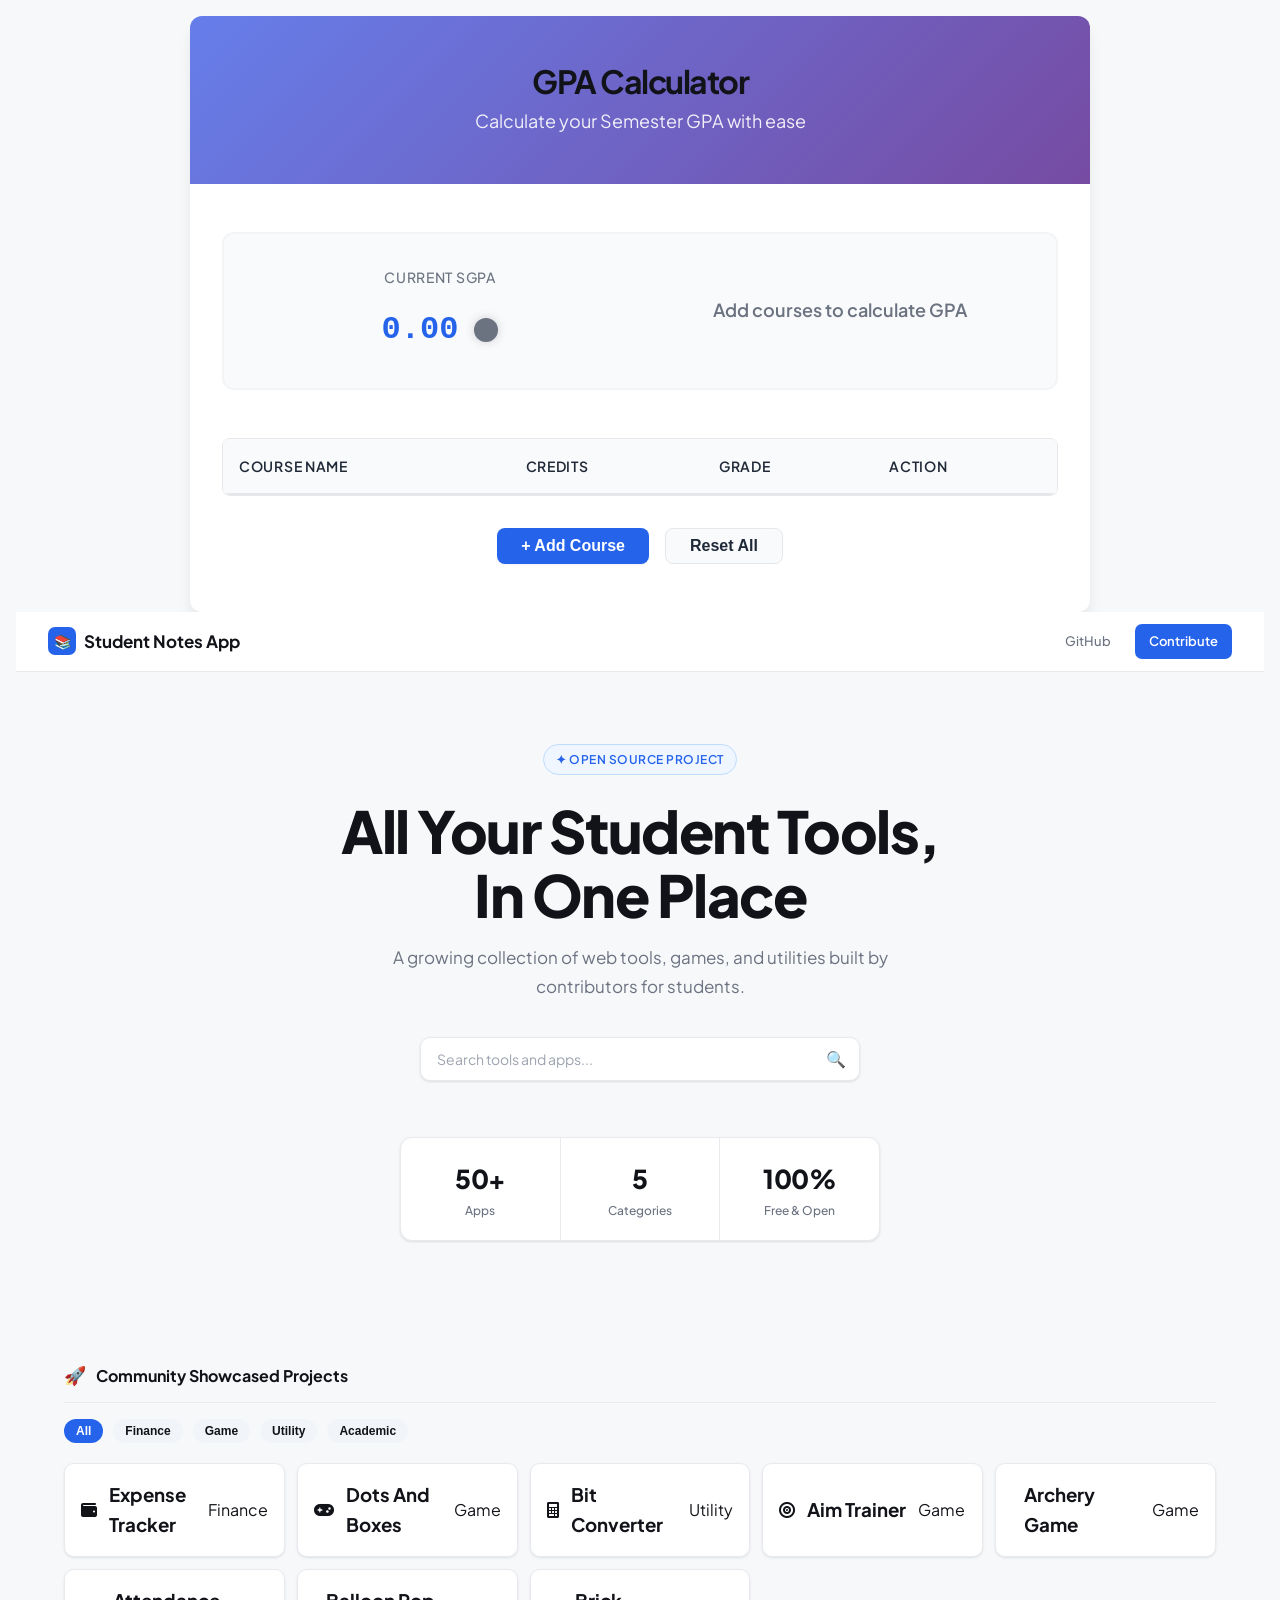
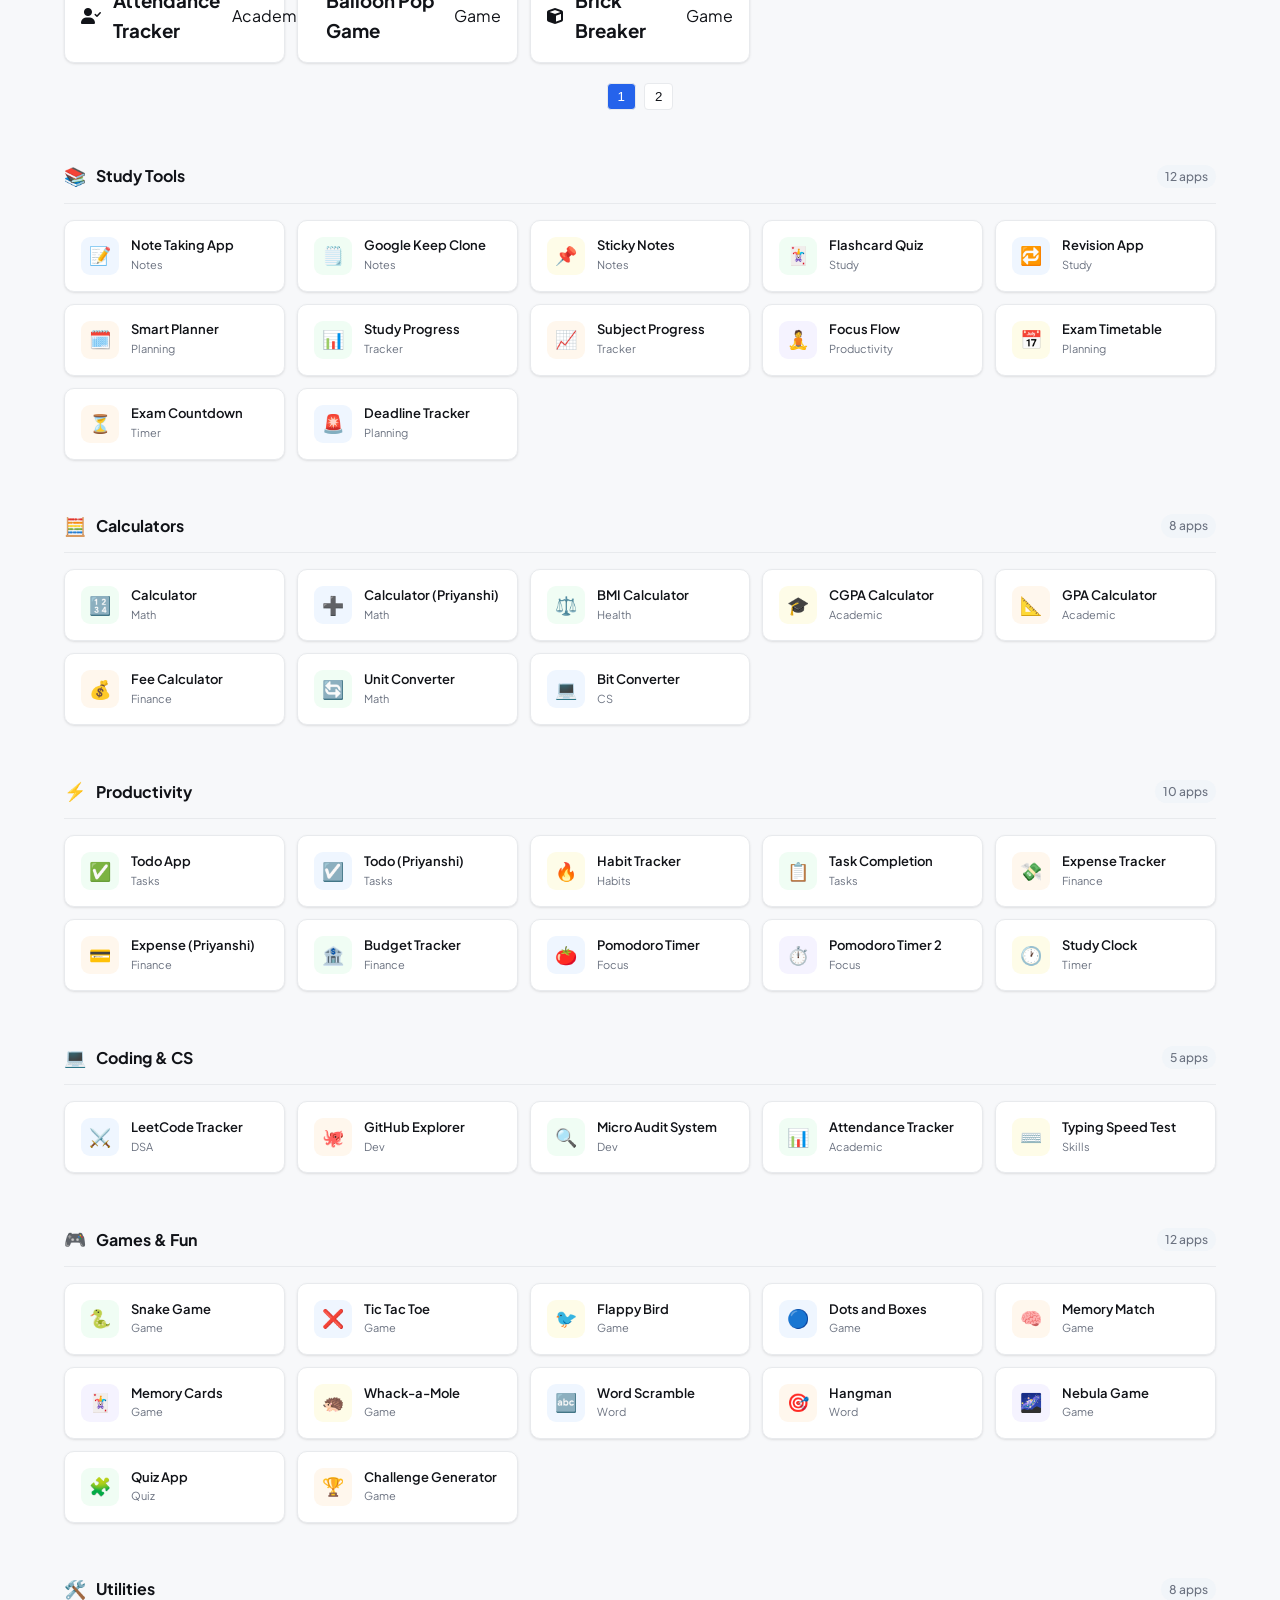
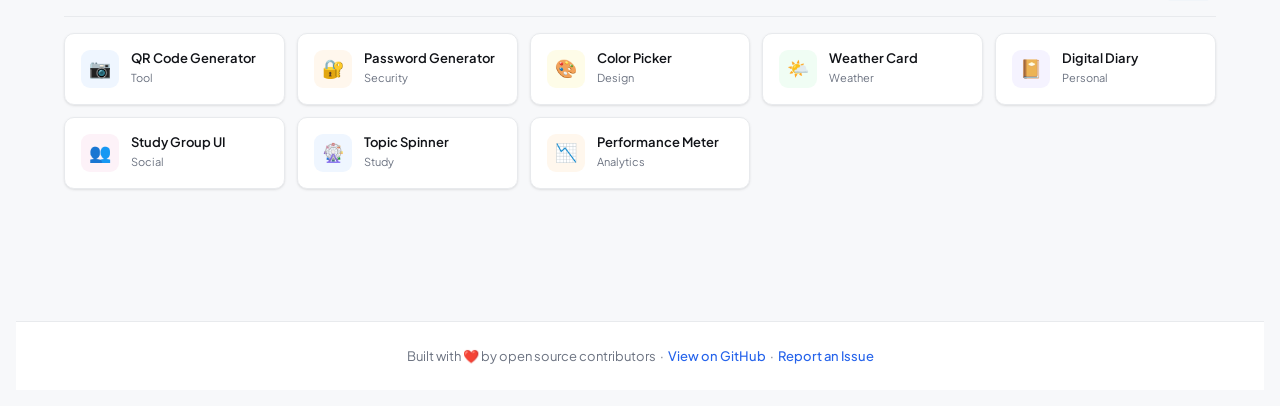
<file: index.html>
<!DOCTYPE html>
<html lang="en">
<head>
    <meta charset="UTF-8">
    <meta name="viewport" content="width=device-width, initial-scale=1.0">
    <title>GPA Calculator</title>
    <link rel="stylesheet" href="styles.css">
</head>
<body>
    <main class="container">
        <header class="header">
            <h1>GPA Calculator</h1>
            <p class="subtitle">Calculate your Semester GPA with ease</p>
        </header>

        <section class="calculator-section">
            <div class="gpa-display">
                <div class="gpa-metric">
                    <span class="gpa-label">Current SGPA</span>
                    <div class="gpa-value-container">
                        <span id="gpaValue" class="gpa-value">0.00</span>
                        <div id="gpaIndicator" class="gpa-indicator gpa-indicator--neutral"></div>
                    </div>
                </div>
                <div class="gpa-status">
                    <p id="gpaStatus" class="status-text">Add courses to calculate GPA</p>
                </div>
            </div>

            <div class="table-wrapper">
                <table class="courses-table">
                    <thead>
                        <tr>
                            <th>Course Name</th>
                            <th>Credits</th>
                            <th>Grade</th>
                            <th>Action</th>
                        </tr>
                    </thead>
                    <tbody id="courseTableBody">
                        <!-- Rows will be dynamically added here -->
                    </tbody>
                </table>
            </div>

            <div class="controls">
                <button id="addRowBtn" class="btn btn--primary">+ Add Course</button>
                <button id="resetBtn" class="btn btn--secondary">Reset All</button>
            </div>
        </section>
    </main>

    <!-- Template for course rows -->
    <template id="courseRowTemplate">
        <tr class="course-row" data-row-id="">
            <td>
                <input type="text" class="input input--course-name" placeholder="e.g., Data Structures" maxlength="50">
            </td>
            <td>
                <input type="number" class="input input--credits" placeholder="Credits" min="0.5" max="4" step="0.5">
            </td>
            <td>
                <select class="input input--grade">
                    <option value="">Select Grade</option>
                    <option value="10">O (10)</option>
                    <option value="9">A+ (9)</option>
                    <option value="8">A (8)</option>
                    <option value="7">B+ (7)</option>
                    <option value="6">B (6)</option>
                    <option value="5">C (5)</option>
                    <option value="0">F (0)</option>
                </select>
            </td>
            <td>
                <button class="btn btn--delete" data-action="delete-row" aria-label="Delete course">🗑️</button>
            </td>
        </tr>
    </template>

    <script src="app.js"></script>
</body>
</html>
<!DOCTYPE html>
<html lang="en">
<head>
  <meta charset="UTF-8">
  <meta name="viewport" content="width=device-width, initial-scale=1.0">
  <title>Student Notes App</title>
  <link href="https://fonts.googleapis.com/css2?family=Plus+Jakarta+Sans:wght@400;500;600;700;800&family=JetBrains+Mono:wght@400;500&display=swap" rel="stylesheet">
  <link rel="stylesheet" href="https://cdnjs.cloudflare.com/ajax/libs/font-awesome/6.0.0/css/all.min.css">
  <script src="store.js"></script>
  <style>
    *, *::before, *::after { box-sizing: border-box; margin: 0; padding: 0; }

    :root {
      --bg: #f7f8fa;
      --surface: #ffffff;
      --border: #e8eaed;
      --text: #111318;
      --muted: #6b7280;
      --accent: #2563eb;
      --accent-light: #eff6ff;
      --accent-hover: #1d4ed8;
      --tag-bg: #f1f5f9;
      --shadow: 0 1px 3px rgba(0,0,0,0.08), 0 1px 2px rgba(0,0,0,0.04);
      --shadow-md: 0 4px 16px rgba(0,0,0,0.08);
    }

    body {
      background: var(--bg);
      color: var(--text);
      font-family: 'Plus Jakarta Sans', sans-serif;
      min-height: 100vh;
    }

    /* NAV */
    nav {
      background: var(--surface);
      border-bottom: 1px solid var(--border);
      padding: 0 32px;
      height: 60px;
      display: flex;
      align-items: center;
      justify-content: space-between;
      position: sticky;
      top: 0;
      z-index: 100;
    }
    .nav-logo {
      font-size: 17px;
      font-weight: 700;
      color: var(--text);
      display: flex;
      align-items: center;
      gap: 8px;
    }
    .nav-logo-icon {
      width: 28px; height: 28px;
      background: var(--accent);
      border-radius: 7px;
      display: flex;
      align-items: center;
      justify-content: center;
      font-size: 14px;
    }
    .nav-right {
      display: flex;
      align-items: center;
      gap: 12px;
    }
    .nav-link {
      font-size: 13px;
      color: var(--muted);
      text-decoration: none;
      font-weight: 500;
      padding: 6px 12px;
      border-radius: 6px;
      transition: all 0.15s;
    }
    .nav-link:hover { background: var(--tag-bg); color: var(--text); }
    .nav-btn {
      font-size: 13px;
      font-weight: 600;
      color: white;
      background: var(--accent);
      border: none;
      padding: 7px 14px;
      border-radius: 7px;
      cursor: pointer;
      text-decoration: none;
      transition: background 0.15s;
    }
    .nav-btn:hover { background: var(--accent-hover); }

    /* HERO */
    .hero {
      max-width: 900px;
      margin: 0 auto;
      padding: 72px 24px 56px;
      text-align: center;
    }
    .hero-eyebrow {
      display: inline-flex;
      align-items: center;
      gap: 6px;
      font-size: 12px;
      font-weight: 600;
      color: var(--accent);
      background: var(--accent-light);
      border: 1px solid #bfdbfe;
      padding: 5px 12px;
      border-radius: 20px;
      margin-bottom: 24px;
      text-transform: uppercase;
      letter-spacing: 0.5px;
    }
    h1 {
      font-size: clamp(36px, 5vw, 58px);
      font-weight: 800;
      line-height: 1.1;
      letter-spacing: -1.5px;
      margin-bottom: 16px;
      color: var(--text);
    }
    .hero-sub {
      font-size: 17px;
      color: var(--muted);
      max-width: 520px;
      margin: 0 auto 36px;
      line-height: 1.7;
      font-weight: 400;
    }

    /* SEARCH */
    .search-wrap {
      max-width: 440px;
      margin: 0 auto 56px;
      position: relative;
    }
    .search-wrap input {
      width: 100%;
      background: var(--surface);
      border: 1.5px solid var(--border);
      border-radius: 10px;
      padding: 12px 44px 12px 16px;
      font-size: 14px;
      color: var(--text);
      font-family: 'Plus Jakarta Sans', sans-serif;
      outline: none;
      box-shadow: var(--shadow);
      transition: border-color 0.2s, box-shadow 0.2s;
    }
    .search-wrap input:focus {
      border-color: var(--accent);
      box-shadow: 0 0 0 3px rgba(37,99,235,0.1);
    }
    .search-wrap input::placeholder { color: #9ca3af; }
    .search-icon {
      position: absolute;
      right: 14px;
      top: 50%;
      transform: translateY(-50%);
      color: #9ca3af;
      font-size: 16px;
      pointer-events: none;
    }

    /* STATS */
    .stats {
      display: flex;
      gap: 0;
      justify-content: center;
      margin-bottom: 64px;
      background: var(--surface);
      border: 1px solid var(--border);
      border-radius: 12px;
      max-width: 480px;
      margin: 0 auto 64px;
      overflow: hidden;
      box-shadow: var(--shadow);
    }
    .stat {
      flex: 1;
      padding: 20px 16px;
      text-align: center;
      border-right: 1px solid var(--border);
    }
    .stat:last-child { border-right: none; }
    .stat-num {
      font-size: 26px;
      font-weight: 800;
      color: var(--text);
      letter-spacing: -0.5px;
    }
    .stat-label {
      font-size: 12px;
      color: var(--muted);
      margin-top: 2px;
      font-weight: 500;
    }

    /* MAIN CONTENT */
    .main {
      max-width: 1200px;
      margin: 0 auto;
      padding: 0 24px 80px;
    }

    /* SECTION */
    .section { margin-bottom: 52px; }
    .section-header {
      display: flex;
      align-items: center;
      justify-content: space-between;
      margin-bottom: 16px;
      padding-bottom: 12px;
      border-bottom: 1px solid var(--border);
    }
    .section-left {
      display: flex;
      align-items: center;
      gap: 10px;
    }
    .section-icon { font-size: 18px; }
    .section-title {
      font-size: 16px;
      font-weight: 700;
      color: var(--text);
    }
    .section-count {
      font-size: 12px;
      color: var(--muted);
      background: var(--tag-bg);
      padding: 2px 8px;
      border-radius: 20px;
      font-weight: 500;
    }

    /* GRID */
    .grid {
      display: grid;
      grid-template-columns: repeat(auto-fill, minmax(190px, 1fr));
      gap: 12px;
    }

    .app-card {
      background: var(--surface);
      border: 1px solid var(--border);
      border-radius: 10px;
      padding: 16px;
      text-decoration: none;
      color: var(--text);
      display: flex;
      align-items: center;
      gap: 12px;
      transition: all 0.15s ease;
      box-shadow: var(--shadow);
      animation: fadeUp 0.3s ease both;
    }
    .app-card:hover {
      border-color: #93c5fd;
      box-shadow: var(--shadow-md);
      transform: translateY(-1px);
    }
    @keyframes fadeUp {
      from { opacity: 0; transform: translateY(10px); }
      to { opacity: 1; transform: translateY(0); }
    }

    .app-icon {
      width: 38px; height: 38px;
      border-radius: 9px;
      display: flex;
      align-items: center;
      justify-content: center;
      font-size: 18px;
      flex-shrink: 0;
    }
    .app-info { flex: 1; min-width: 0; }
    .app-name {
      font-size: 13px;
      font-weight: 600;
      line-height: 1.3;
      white-space: nowrap;
      overflow: hidden;
      text-overflow: ellipsis;
    }
    .app-tag {
      font-size: 11px;
      color: var(--muted);
      margin-top: 2px;
      font-weight: 400;
    }

    /* Icon colors */
    .ic1 { background: #eff6ff; }
    .ic2 { background: #f0fdf4; }
    .ic3 { background: #fff7ed; }
    .ic4 { background: #fefce8; }
    .ic5 { background: #f5f3ff; }
    .ic6 { background: #fdf2f8; }

    /* Hidden for search */
    .app-card.hidden { display: none; }

    /* NO RESULTS */
    .no-results {
      display: none;
      text-align: center;
      padding: 40px;
      color: var(--muted);
      font-size: 14px;
    }
    .no-results.show { display: block; }

    /* FOOTER */
    footer {
      background: var(--surface);
      border-top: 1px solid var(--border);
      padding: 24px 32px;
      text-align: center;
      color: var(--muted);
      font-size: 13px;
    }
    footer a { color: var(--accent); text-decoration: none; font-weight: 500; }
    footer a:hover { text-decoration: underline; }
  </style>
</head>
<body>

  <!-- NAV -->
  <nav>
    <div class="nav-logo">
      <div class="nav-logo-icon">📚</div>
      Student Notes App
    </div>
    <div class="nav-right">
      <a class="nav-link" href="https://github.com/karthik2004-tech/student-notes-app" target="_blank">GitHub</a>
      <a class="nav-btn" href="https://github.com/karthik2004-tech/student-notes-app/issues" target="_blank">Contribute</a>
    </div>
  </nav>

  <!-- HERO -->
  <section class="hero">
    <div class="hero-eyebrow">✦ Open Source Project</div>
    <h1>All Your Student Tools,<br>In One Place</h1>
    <p class="hero-sub">A growing collection of web tools, games, and utilities built by contributors for students.</p>

    <div class="search-wrap">
      <input type="text" id="search" placeholder="Search tools and apps..." oninput="filterApps(this.value)" autocomplete="off">
      <span class="search-icon">🔍</span>
    </div>

    <div class="stats">
      <div class="stat">
        <div class="stat-num">50+</div>
        <div class="stat-label">Apps</div>
      </div>
      <div class="stat">
        <div class="stat-num">5</div>
        <div class="stat-label">Categories</div>
      </div>
      <div class="stat">
        <div class="stat-num">100%</div>
        <div class="stat-label">Free & Open</div>
      </div>
    </div>
  </section>

  <main class="main">
    
    <!-- DYNAMIC USER-ADDED PROJECTS GRID -->
    <div class="section">
      <div class="section-header">
        <div class="section-left">
          <span class="section-icon">🚀</span>
          <span class="section-title">Community Showcased Projects</span>
        </div>
      </div>
      <div id="project-grid" class="grid"></div>
    </div>

    <!-- STUDY TOOLS -->
    <div class="section">
      <div class="section-header">
        <div class="section-left">
          <span class="section-icon">📚</span>
          <span class="section-title">Study Tools</span>
        </div>
        <span class="section-count">12 apps</span>
      </div>
      <div class="grid">
        <a class="app-card" href="note-taking-app/index.html" style="animation-delay:.03s"><div class="app-icon ic1">📝</div><div class="app-info"><div class="app-name">Note Taking App</div><div class="app-tag">Notes</div></div></a>
        <a class="app-card" href="google-keep-clone/index.html" style="animation-delay:.05s"><div class="app-icon ic2">🗒️</div><div class="app-info"><div class="app-name">Google Keep Clone</div><div class="app-tag">Notes</div></div></a>
        <a class="app-card" href="sticky-notes-ui/index.html" style="animation-delay:.07s"><div class="app-icon ic4">📌</div><div class="app-info"><div class="app-name">Sticky Notes</div><div class="app-tag">Notes</div></div></a>
        <a class="app-card" href="flashcard-quiz/index.html" style="animation-delay:.09s"><div class="app-icon ic2">🃏</div><div class="app-info"><div class="app-name">Flashcard Quiz</div><div class="app-tag">Study</div></div></a>
        <a class="app-card" href="Revision App/revision.html" style="animation-delay:.11s"><div class="app-icon ic1">🔁</div><div class="app-info"><div class="app-name">Revision App</div><div class="app-tag">Study</div></div></a>
        <a class="app-card" href="smart-planner/index.html" style="animation-delay:.13s"><div class="app-icon ic3">🗓️</div><div class="app-info"><div class="app-name">Smart Planner</div><div class="app-tag">Planning</div></div></a>
        <a class="app-card" href="Study Progress Assessment System/progress.html" style="animation-delay:.15s"><div class="app-icon ic2">📊</div><div class="app-info"><div class="app-name">Study Progress</div><div class="app-tag">Tracker</div></div></a>
        <a class="app-card" href="subject-progress-bars/index.html" style="animation-delay:.17s"><div class="app-icon ic3">📈</div><div class="app-info"><div class="app-name">Subject Progress</div><div class="app-tag">Tracker</div></div></a>
        <a class="app-card" href="focus-flow/index.html" style="animation-delay:.19s"><div class="app-icon ic5">🧘</div><div class="app-info"><div class="app-name">Focus Flow</div><div class="app-tag">Productivity</div></div></a>
        <a class="app-card" href="exam-timetable/index.html" style="animation-delay:.21s"><div class="app-icon ic4">📅</div><div class="app-info"><div class="app-name">Exam Timetable</div><div class="app-tag">Planning</div></div></a>
        <a class="app-card" href="exam-countdown/index.html" style="animation-delay:.23s"><div class="app-icon ic3">⏳</div><div class="app-info"><div class="app-name">Exam Countdown</div><div class="app-tag">Timer</div></div></a>
        <a class="app-card" href="deadline-tracker/index.html" style="animation-delay:.25s"><div class="app-icon ic1">🚨</div><div class="app-info"><div class="app-name">Deadline Tracker</div><div class="app-tag">Planning</div></div></a>
      </div>
    </div>

    <!-- CALCULATORS -->
    <div class="section">
      <div class="section-header">
        <div class="section-left">
          <span class="section-icon">🧮</span>
          <span class="section-title">Calculators</span>
        </div>
        <span class="section-count">8 apps</span>
      </div>
      <div class="grid">
        <a class="app-card" href="calculator/index.html" style="animation-delay:.03s"><div class="app-icon ic2">🔢</div><div class="app-info"><div class="app-name">Calculator</div><div class="app-tag">Math</div></div></a>
        <a class="app-card" href="calculator-priyanshi/index.html" style="animation-delay:.05s"><div class="app-icon ic1">➕</div><div class="app-info"><div class="app-name">Calculator (Priyanshi)</div><div class="app-tag">Math</div></div></a>
        <a class="app-card" href="bmi-calculator-priyanshi/index.html" style="animation-delay:.07s"><div class="app-icon ic2">⚖️</div><div class="app-info"><div class="app-name">BMI Calculator</div><div class="app-tag">Health</div></div></a>
        <a class="app-card" href="cgpa-calculator/index.html" style="animation-delay:.09s"><div class="app-icon ic4">🎓</div><div class="app-info"><div class="app-name">CGPA Calculator</div><div class="app-tag">Academic</div></div></a>
        <a class="app-card" href="gpa-calculator/index.html" style="animation-delay:.11s"><div class="app-icon ic3">📐</div><div class="app-info"><div class="app-name">GPA Calculator</div><div class="app-tag">Academic</div></div></a>
        <a class="app-card" href="fee-calculator/index.html" style="animation-delay:.13s"><div class="app-icon ic3">💰</div><div class="app-info"><div class="app-name">Fee Calculator</div><div class="app-tag">Finance</div></div></a>
        <a class="app-card" href="unit-converter/index.html" style="animation-delay:.15s"><div class="app-icon ic2">🔄</div><div class="app-info"><div class="app-name">Unit Converter</div><div class="app-tag">Math</div></div></a>
        <a class="app-card" href="Bit Converter/index.html" style="animation-delay:.17s"><div class="app-icon ic1">💻</div><div class="app-info"><div class="app-name">Bit Converter</div><div class="app-tag">CS</div></div></a>
      </div>
    </div>

    <!-- PRODUCTIVITY -->
    <div class="section">
      <div class="section-header">
        <div class="section-left">
          <span class="section-icon">⚡</span>
          <span class="section-title">Productivity</span>
        </div>
        <span class="section-count">10 apps</span>
      </div>
      <div class="grid">
        <a class="app-card" href="todo-app/index.html" style="animation-delay:.03s"><div class="app-icon ic2">✅</div><div class="app-info"><div class="app-name">Todo App</div><div class="app-tag">Tasks</div></div></a>
        <a class="app-card" href="todo-app-priyanshi/index.html" style="animation-delay:.05s"><div class="app-icon ic1">☑️</div><div class="app-info"><div class="app-name">Todo (Priyanshi)</div><div class="app-tag">Tasks</div></div></a>
        <a class="app-card" href="habit_tracker/index.html" style="animation-delay:.07s"><div class="app-icon ic4">🔥</div><div class="app-info"><div class="app-name">Habit Tracker</div><div class="app-tag">Habits</div></div></a>
        <a class="app-card" href="Task Completion System/task.html" style="animation-delay:.09s"><div class="app-icon ic2">📋</div><div class="app-info"><div class="app-name">Task Completion</div><div class="app-tag">Tasks</div></div></a>
        <a class="app-card" href="Expense Tracker Web/index.html" style="animation-delay:.11s"><div class="app-icon ic3">💸</div><div class="app-info"><div class="app-name">Expense Tracker</div><div class="app-tag">Finance</div></div></a>
        <a class="app-card" href="expense-tracker-priyanshi/index.html" style="animation-delay:.13s"><div class="app-icon ic3">💳</div><div class="app-info"><div class="app-name">Expense (Priyanshi)</div><div class="app-tag">Finance</div></div></a>
        <a class="app-card" href="student-budget-tracker/index.html" style="animation-delay:.15s"><div class="app-icon ic2">🏦</div><div class="app-info"><div class="app-name">Budget Tracker</div><div class="app-tag">Finance</div></div></a>
        <a class="app-card" href="pomdoroTimer/index.html" style="animation-delay:.17s"><div class="app-icon ic1">🍅</div><div class="app-info"><div class="app-name">Pomodoro Timer</div><div class="app-tag">Focus</div></div></a>
        <a class="app-card" href="pomodoro-timer/index.html" style="animation-delay:.19s"><div class="app-icon ic5">⏱️</div><div class="app-info"><div class="app-name">Pomodoro Timer 2</div><div class="app-tag">Focus</div></div></a>
        <a class="app-card" href="studyclock/index.html" style="animation-delay:.21s"><div class="app-icon ic4">🕐</div><div class="app-info"><div class="app-name">Study Clock</div><div class="app-tag">Timer</div></div></a>
      </div>
    </div>

    <!-- CODING & CS -->
    <div class="section">
      <div class="section-header">
        <div class="section-left">
          <span class="section-icon">💻</span>
          <span class="section-title">Coding & CS</span>
        </div>
        <span class="section-count">5 apps</span>
      </div>
      <div class="grid">
        <a class="app-card" href="leetcode-tracker/index.html" style="animation-delay:.03s"><div class="app-icon ic1">⚔️</div><div class="app-info"><div class="app-name">LeetCode Tracker</div><div class="app-tag">DSA</div></div></a>
        <a class="app-card" href="github-explorer/index.html" style="animation-delay:.05s"><div class="app-icon ic3">🐙</div><div class="app-info"><div class="app-name">GitHub Explorer</div><div class="app-tag">Dev</div></div></a>
        <a class="app-card" href="micro-audit-system/index.html" style="animation-delay:.07s"><div class="app-icon ic2">🔍</div><div class="app-info"><div class="app-name">Micro Audit System</div><div class="app-tag">Dev</div></div></a>
        <a class="app-card" href="Attendance Tracker/attend.html" style="animation-delay:.09s"><div class="app-icon ic2">📊</div><div class="app-info"><div class="app-name">Attendance Tracker</div><div class="app-tag">Academic</div></div></a>
        <a class="app-card" href="typing-speed-test/index.html" style="animation-delay:.11s"><div class="app-icon ic4">⌨️</div><div class="app-info"><div class="app-name">Typing Speed Test</div><div class="app-tag">Skills</div></div></a>
      </div>
    </div>

    <!-- GAMES -->
    <div class="section">
      <div class="section-header">
        <div class="section-left">
          <span class="section-icon">🎮</span>
          <span class="section-title">Games & Fun</span>
        </div>
        <span class="section-count">12 apps</span>
      </div>
      <div class="grid">
        <a class="app-card" href="snake-game/index.html" style="animation-delay:.03s"><div class="app-icon ic2">🐍</div><div class="app-info"><div class="app-name">Snake Game</div><div class="app-tag">Game</div></div></a>
        <a class="app-card" href="tic-tac-toe/index.html" style="animation-delay:.05s"><div class="app-icon ic1">❌</div><div class="app-info"><div class="app-name">Tic Tac Toe</div><div class="app-tag">Game</div></div></a>
        <a class="app-card" href="flappy-bird/index.html" style="animation-delay:.07s"><div class="app-icon ic4">🐦</div><div class="app-info"><div class="app-name">Flappy Bird</div><div class="app-tag">Game</div></div></a>
        <a class="app-card" href="DotsAndBoxes/index.html" style="animation-delay:.09s"><div class="app-icon ic1">🔵</div><div class="app-info"><div class="app-name">Dots and Boxes</div><div class="app-tag">Game</div></div></a>
        <a class="app-card" href="memory-match-game/index.html" style="animation-delay:.11s"><div class="app-icon ic3">🧠</div><div class="app-info"><div class="app-name">Memory Match</div><div class="app-tag">Game</div></div></a>
        <a class="app-card" href="memory-card-game/index.html" style="animation-delay:.13s"><div class="app-icon ic5">🃏</div><div class="app-info"><div class="app-name">Memory Cards</div><div class="app-tag">Game</div></div></a>
        <a class="app-card" href="whack-a-mole/index.html" style="animation-delay:.15s"><div class="app-icon ic4">🦔</div><div class="app-info"><div class="app-name">Whack-a-Mole</div><div class="app-tag">Game</div></div></a>
        <a class="app-card" href="word-scramble/index.html" style="animation-delay:.17s"><div class="app-icon ic1">🔤</div><div class="app-info"><div class="app-name">Word Scramble</div><div class="app-tag">Word</div></div></a>
        <a class="app-card" href="Hangman/hangman.html" style="animation-delay:.19s"><div class="app-icon ic3">🎯</div><div class="app-info"><div class="app-name">Hangman</div><div class="app-tag">Word</div></div></a>
        <a class="app-card" href="Nebula-Game/index.html" style="animation-delay:.21s"><div class="app-icon ic5">🌌</div><div class="app-info"><div class="app-name">Nebula Game</div><div class="app-tag">Game</div></div></a>
        <a class="app-card" href="quiz-app-priyanshi/index.html" style="animation-delay:.23s"><div class="app-icon ic2">🧩</div><div class="app-info"><div class="app-name">Quiz App</div><div class="app-tag">Quiz</div></div></a>
        <a class="app-card" href="Challenge Generation app/challenge.html" style="animation-delay:.25s"><div class="app-icon ic3">🏆</div><div class="app-info"><div class="app-name">Challenge Generator</div><div class="app-tag">Game</div></div></a>
      </div>
    </div>

    <!-- UTILITIES -->
    <div class="section">
      <div class="section-header">
        <div class="section-left">
          <span class="section-icon">🛠️</span>
          <span class="section-title">Utilities</span>
        </div>
        <span class="section-count">8 apps</span>
      </div>
      <div class="grid">
        <a class="app-card" href="qr-code-generator/index.html" style="animation-delay:.03s"><div class="app-icon ic1">📷</div><div class="app-info"><div class="app-name">QR Code Generator</div><div class="app-tag">Tool</div></div></a>
        <a class="app-card" href="password-generator-priyanshi/index.html" style="animation-delay:.05s"><div class="app-icon ic3">🔐</div><div class="app-info"><div class="app-name">Password Generator</div><div class="app-tag">Security</div></div></a>
        <a class="app-card" href="color-picker-priyanshi/index.html" style="animation-delay:.07s"><div class="app-icon ic4">🎨</div><div class="app-info"><div class="app-name">Color Picker</div><div class="app-tag">Design</div></div></a>
        <a class="app-card" href="weather-card-priyanshi/index.html" style="animation-delay:.09s"><div class="app-icon ic2">🌤️</div><div class="app-info"><div class="app-name">Weather Card</div><div class="app-tag">Weather</div></div></a>
        <a class="app-card" href="Digital Diary/diary.html" style="animation-delay:.11s"><div class="app-icon ic5">📔</div><div class="app-info"><div class="app-name">Digital Diary</div><div class="app-tag">Personal</div></div></a>
        <a class="app-card" href="study-group-ui/index.html" style="animation-delay:.13s"><div class="app-icon ic6">👥</div><div class="app-info"><div class="app-name">Study Group UI</div><div class="app-tag">Social</div></div></a>
        <a class="app-card" href="study-topic-spinner/index.html" style="animation-delay:.15s"><div class="app-icon ic1">🎡</div><div class="app-info"><div class="app-name">Topic Spinner</div><div class="app-tag">Study</div></div></a>
        <a class="app-card" href="Performance Measuring App/performance.html" style="animation-delay:.17s"><div class="app-icon ic3">📉</div><div class="app-info"><div class="app-name">Performance Meter</div><div class="app-tag">Analytics</div></div></a>
      </div>
    </div>

    <div class="no-results" id="no-results">No apps found for "<span id="search-term"></span>"</div>
  </main>

  <footer>
    <p>Built with ❤️ by open source contributors &nbsp;·&nbsp; <a href="https://github.com/karthik2004-tech/student-notes-app" target="_blank">View on GitHub</a> &nbsp;·&nbsp; <a href="https://github.com/karthik2004-tech/student-notes-app/issues" target="_blank">Report an Issue</a></p>
  </footer>

  <script>
    function filterApps(query) {
      const q = query.toLowerCase().trim();
      let visibleCount = 0;
      document.querySelectorAll('.app-card').forEach(card => {
        const name = card.querySelector('.app-name').textContent.toLowerCase();
        const tag = card.querySelector('.app-tag').textContent.toLowerCase();
        const show = q === '' || name.includes(q) || tag.includes(q);
        card.classList.toggle('hidden', !show);
        if (show) visibleCount++;
      });
      const noResults = document.getElementById('no-results');
      const searchTerm = document.getElementById('search-term');
      if (q && visibleCount === 0) {
        noResults.classList.add('show');
        searchTerm.textContent = query;
      } else {
        noResults.classList.remove('show');
      }
    }
  </script>
  <script src="grid-renderer.js"></script>
</body>
</html>
</file>
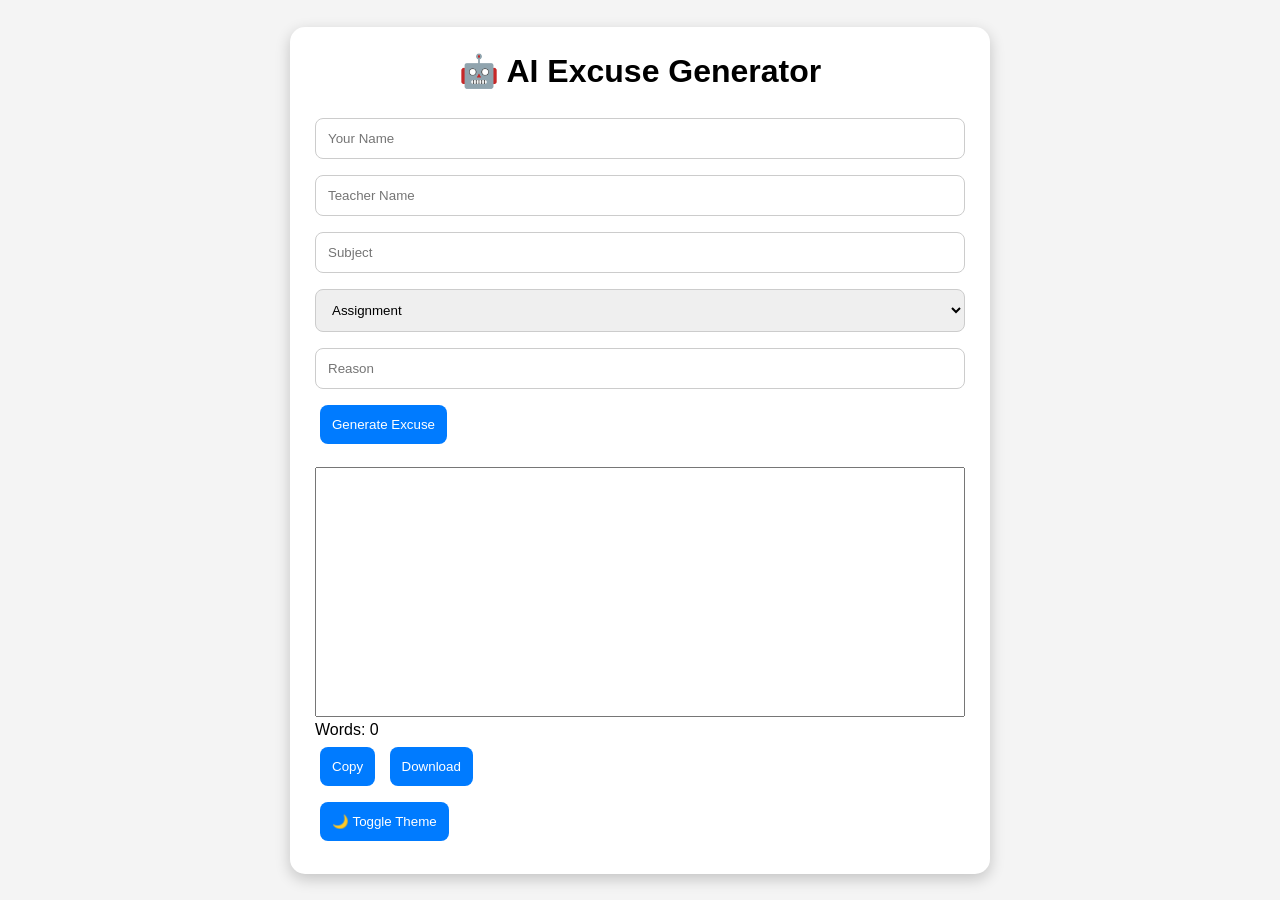
<file: AI-Excuse-Generator/index.html>
<!DOCTYPE html>
<html lang="en">
<head>
    <meta charset="UTF-8">
    <meta name="viewport" content="width=device-width, initial-scale=1.0">
    <title>AI Excuse Generator</title>
    <link rel="stylesheet" href="style.css">
</head>
<body>

<div class="container">
    <h1>🤖 AI Excuse Generator</h1>

    <input type="text" id="name" placeholder="Your Name">

    <input type="text" id="teacher" placeholder="Teacher Name">

    <input type="text" id="subject" placeholder="Subject">

    <select id="category">
        <option>Assignment</option>
        <option>Attendance</option>
        <option>Late Submission</option>
        <option>Missed Exam</option>
        <option>Project Delay</option>
    </select>

    <input type="text" id="reason" placeholder="Reason">

    <button onclick="generateExcuse()">Generate Excuse</button>

    <div class="output">
        <textarea id="result" readonly></textarea>
        <p id="count">Words: 0</p>

        <button onclick="copyText()">Copy</button>
        <button onclick="downloadText()">Download</button>
    </div>

    <button id="themeBtn">🌙 Toggle Theme</button>
</div>

<script src="script.js"></script>
</body>
</html>
</file>
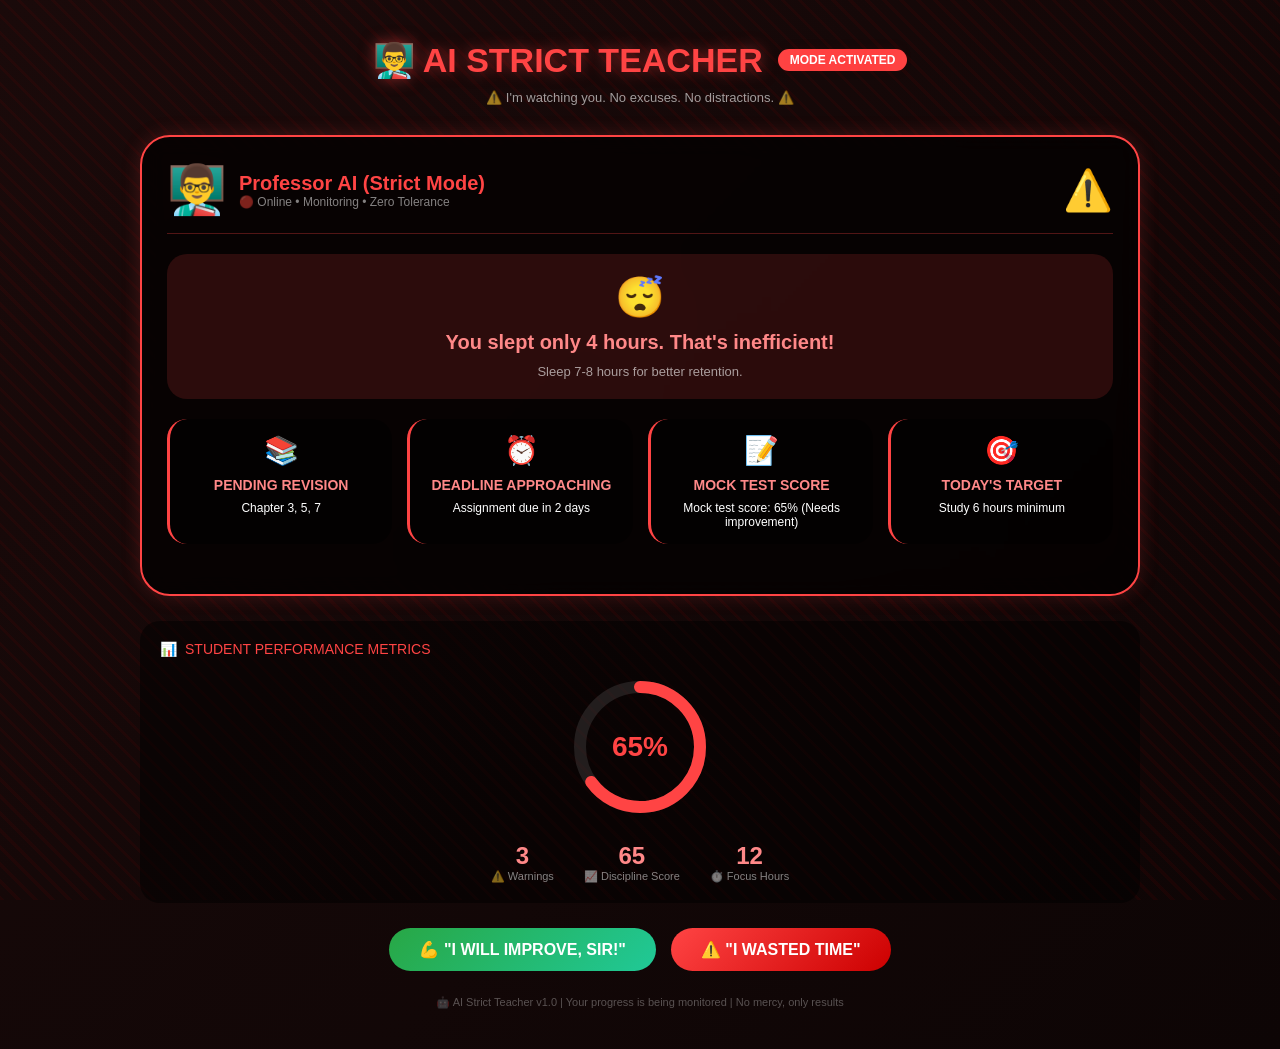
<file: ai-strict-teacher/index.html>
<!DOCTYPE html>
<html lang="en">
<head>
    <meta charset="UTF-8">
    <meta name="viewport" content="width=device-width, initial-scale=1.0">
    <title>AI Strict Teacher Mode | WOW Factor | NSOC Contribution</title>
    <style>
        * {
            margin: 0;
            padding: 0;
            box-sizing: border-box;
            font-family: 'Segoe UI', Tahoma, Geneva, Verdana, sans-serif;
        }

        body {
            min-height: 100vh;
            background: linear-gradient(135deg, #1a0a0a 0%, #0d0505 100%);
            padding: 40px 20px;
            position: relative;
        }

        /* Animated warning background */
        body::before {
            content: "";
            position: fixed;
            top: 0;
            left: 0;
            width: 100%;
            height: 100%;
            background: repeating-linear-gradient(
                45deg,
                rgba(255,0,0,0.05) 0px,
                rgba(255,0,0,0.05) 3px,
                transparent 3px,
                transparent 12px
            );
            pointer-events: none;
            animation: slideBg 20s linear infinite;
        }

        @keyframes slideBg {
            from { background-position: 0 0; }
            to { background-position: 100px 100px; }
        }

        .container {
            max-width: 1000px;
            margin: 0 auto;
            position: relative;
            z-index: 1;
        }

        /* Header */
        .header {
            text-align: center;
            margin-bottom: 30px;
        }

        h1 {
            color: #ff4444;
            font-size: 34px;
            margin-bottom: 10px;
            text-shadow: 0 0 15px rgba(255,68,68,0.5);
            display: flex;
            align-items: center;
            justify-content: center;
            gap: 15px;
        }

        .badge {
            background: #ff4444;
            color: white;
            font-size: 12px;
            padding: 4px 12px;
            border-radius: 20px;
            animation: blink 1s infinite;
        }

        @keyframes blink {
            0%, 100% { opacity: 1; }
            50% { opacity: 0.5; }
        }

        .subtitle {
            color: rgba(255,255,255,0.6);
            font-size: 13px;
        }

        /* Teacher Dashboard Card */
        .teacher-card {
            background: rgba(0,0,0,0.7);
            backdrop-filter: blur(10px);
            border-radius: 30px;
            padding: 25px;
            margin-bottom: 25px;
            border: 2px solid #ff4444;
            box-shadow: 0 0 20px rgba(255,68,68,0.2);
            animation: borderGlow 2s infinite;
        }

        @keyframes borderGlow {
            0%, 100% { border-color: #ff4444; box-shadow: 0 0 10px rgba(255,68,68,0.2); }
            50% { border-color: #ff8888; box-shadow: 0 0 25px rgba(255,68,68,0.5); }
        }

        .teacher-header {
            display: flex;
            justify-content: space-between;
            align-items: center;
            margin-bottom: 20px;
            padding-bottom: 15px;
            border-bottom: 1px solid rgba(255,68,68,0.3);
        }

        .teacher-name {
            display: flex;
            align-items: center;
            gap: 12px;
        }

        .teacher-avatar {
            font-size: 48px;
        }

        .teacher-info h3 {
            color: #ff4444;
            font-size: 20px;
        }

        .teacher-info p {
            color: rgba(255,255,255,0.5);
            font-size: 12px;
        }

        .warning-icon {
            font-size: 40px;
            animation: shake 2s infinite;
        }

        @keyframes shake {
            0%, 100% { transform: rotate(0deg); }
            25% { transform: rotate(10deg); }
            75% { transform: rotate(-10deg); }
        }

        /* Strict Message */
        .strict-message {
            background: rgba(255,68,68,0.15);
            border-radius: 20px;
            padding: 20px;
            margin-bottom: 20px;
            text-align: center;
            animation: messagePop 0.5s ease;
        }

        @keyframes messagePop {
            from {
                transform: scale(0.9);
                opacity: 0;
            }
            to {
                transform: scale(1);
                opacity: 1;
            }
        }

        .message-icon {
            font-size: 40px;
            margin-bottom: 10px;
        }

        .message-text {
            color: #ff8888;
            font-size: 20px;
            font-weight: bold;
            margin-bottom: 10px;
        }

        .message-subtext {
            color: rgba(255,255,255,0.6);
            font-size: 13px;
        }

        /* Warning Cards */
        .warning-cards {
            display: grid;
            grid-template-columns: repeat(auto-fit, minmax(200px, 1fr));
            gap: 15px;
            margin-bottom: 25px;
        }

        .warning-card {
            background: rgba(0,0,0,0.5);
            border-radius: 20px;
            padding: 15px;
            text-align: center;
            border-left: 3px solid #ff4444;
            transition: 0.3s;
        }

        .warning-card:hover {
            transform: translateX(5px);
            background: rgba(255,68,68,0.1);
        }

        .warning-card-icon {
            font-size: 28px;
            margin-bottom: 10px;
        }

        .warning-card-title {
            color: #ff8888;
            font-size: 14px;
            font-weight: bold;
            margin-bottom: 8px;
        }

        .warning-card-text {
            color: white;
            font-size: 12px;
        }

        /* Performance Gauge */
        .performance-section {
            background: rgba(0,0,0,0.5);
            border-radius: 20px;
            padding: 20px;
            margin-bottom: 25px;
        }

        .section-title {
            color: #ff4444;
            font-size: 14px;
            margin-bottom: 15px;
            display: flex;
            align-items: center;
            gap: 8px;
        }

        .gauge-container {
            text-align: center;
        }

        .gauge {
            position: relative;
            width: 150px;
            height: 150px;
            margin: 0 auto 20px;
        }

        .gauge svg {
            transform: rotate(-90deg);
        }

        .gauge-circle-bg {
            stroke: rgba(255,255,255,0.1);
        }

        .gauge-circle-fill {
            stroke: #ff4444;
            stroke-dasharray: 377;
            stroke-dashoffset: 377;
            transition: stroke-dashoffset 1s ease;
        }

        .gauge-percentage {
            position: absolute;
            top: 50%;
            left: 50%;
            transform: translate(-50%, -50%);
            font-size: 28px;
            font-weight: bold;
            color: #ff4444;
        }

        .gauge-label {
            color: rgba(255,255,255,0.6);
            font-size: 12px;
        }

        .performance-stats {
            display: flex;
            justify-content: center;
            gap: 30px;
            margin-top: 20px;
        }

        .stat {
            text-align: center;
        }

        .stat-value {
            font-size: 24px;
            font-weight: bold;
            color: #ff8888;
        }

        .stat-label {
            font-size: 11px;
            color: rgba(255,255,255,0.5);
        }

        /* Action Buttons */
        .action-buttons {
            display: flex;
            gap: 15px;
            justify-content: center;
            flex-wrap: wrap;
        }

        .improve-btn {
            padding: 12px 30px;
            border: none;
            border-radius: 30px;
            background: linear-gradient(135deg, #28a745, #20c997);
            color: white;
            font-size: 16px;
            font-weight: bold;
            cursor: pointer;
            transition: 0.3s;
        }

        .improve-btn:hover {
            transform: translateY(-2px);
            box-shadow: 0 5px 20px rgba(40,167,69,0.4);
        }

        .punish-btn {
            padding: 12px 30px;
            border: none;
            border-radius: 30px;
            background: linear-gradient(135deg, #ff4444, #cc0000);
            color: white;
            font-size: 16px;
            font-weight: bold;
            cursor: pointer;
            transition: 0.3s;
        }

        .punish-btn:hover {
            transform: translateY(-2px);
            box-shadow: 0 5px 20px rgba(255,68,68,0.4);
        }

        /* Footer */
        .footer {
            text-align: center;
            margin-top: 25px;
            color: rgba(255,255,255,0.3);
            font-size: 11px;
        }

        @media (max-width: 600px) {
            .teacher-header {
                flex-direction: column;
                text-align: center;
                gap: 10px;
            }
            .message-text {
                font-size: 16px;
            }
        }
    </style>
</head>
<body>
    <div class="container">
        <div class="header">
            <h1>
                👨‍🏫 AI STRICT TEACHER 
                <span class="badge">MODE ACTIVATED</span>
            </h1>
            <div class="subtitle">⚠️ I'm watching you. No excuses. No distractions. ⚠️</div>
        </div>

        <!-- Teacher Card -->
        <div class="teacher-card">
            <div class="teacher-header">
                <div class="teacher-name">
                    <div class="teacher-avatar">👨‍🏫</div>
                    <div class="teacher-info">
                        <h3>Professor AI (Strict Mode)</h3>
                        <p>🔴 Online • Monitoring • Zero Tolerance</p>
                    </div>
                </div>
                <div class="warning-icon">⚠️</div>
            </div>

            <!-- Strict Message (Dynamic) -->
            <div class="strict-message" id="strictMessage">
                <div class="message-icon" id="messageIcon">📢</div>
                <div class="message-text" id="messageText">You wasted 2 hours today on social media!</div>
                <div class="message-subtext" id="messageSubtext">Action required: Revise Chapter 5 immediately</div>
            </div>

            <!-- Warning Cards -->
            <div class="warning-cards" id="warningCards">
                <!-- Dynamic warning cards -->
            </div>
        </div>

        <!-- Performance Gauge -->
        <div class="performance-section">
            <div class="section-title">
                <span>📊</span> STUDENT PERFORMANCE METRICS
            </div>
            <div class="gauge-container">
                <div class="gauge">
                    <svg width="150" height="150" viewBox="0 0 150 150">
                        <circle cx="75" cy="75" r="60" fill="none" stroke-width="12" class="gauge-circle-bg"/>
                        <circle cx="75" cy="75" r="60" fill="none" stroke-width="12" stroke-linecap="round" class="gauge-circle-fill" id="gaugeFill"/>
                    </svg>
                    <div class="gauge-percentage" id="gaugePercent">0%</div>
                </div>
                <div class="performance-stats">
                    <div class="stat">
                        <div class="stat-value" id="warningsCount">0</div>
                        <div class="stat-label">⚠️ Warnings</div>
                    </div>
                    <div class="stat">
                        <div class="stat-value" id="disciplineScore">0</div>
                        <div class="stat-label">📈 Discipline Score</div>
                    </div>
                    <div class="stat">
                        <div class="stat-value" id="focusHours">0</div>
                        <div class="stat-label">⏱️ Focus Hours</div>
                    </div>
                </div>
            </div>
        </div>

        <!-- Action Buttons -->
        <div class="action-buttons">
            <button class="improve-btn" id="improveBtn">💪 "I WILL IMPROVE, SIR!"</button>
            <button class="punish-btn" id="punishBtn">⚠️ "I WASTED TIME"</button>
        </div>

        <div class="footer">
            🤖 AI Strict Teacher v1.0 | Your progress is being monitored | No mercy, only results
        </div>
    </div>

    <script>
        // Strict messages array
        const strictMessages = [
            { icon: "📱", text: "You wasted 2 hours today on social media!", subtext: "Action required: Revise Chapter 5 immediately" },
            { icon: "🎮", text: "Stop playing games! You have an exam in 7 days!", subtext: "Close all distractions. Focus now." },
            { icon: "📺", text: "Netflix can wait. Your future cannot.", subtext: "Complete pending assignments by tonight." },
            { icon: "😴", text: "You slept only 4 hours. That's inefficient!", subtext: "Sleep 7-8 hours for better retention." },
            { icon: "📝", text: "Your mock test score dropped 15%!", subtext: "Revise chapters 3, 4, and 7 today." },
            { icon: "⏰", text: "You're 30 minutes late to your study session!", subtext: "Wake up earlier. Discipline is key." },
            { icon: "📖", text: "You haven't completed yesterday's target!", subtext: "Double today's study hours as punishment." },
            { icon: "💬", text: "Chatting with friends? That's 45 minutes wasted!", subtext: "Phone on silent. Focus mode engaged." },
            { icon: "🍕", text: "Junk food affects brain performance!", subtext: "Eat healthy. Your brain needs proper fuel." },
            { icon: "📉", text: "Your weekly progress is below average!", subtext: "Create a stricter schedule starting NOW." }
        ];

        // Warning cards data
        const warningCardsData = [
            { icon: "📚", title: "PENDING REVISION", text: "Chapter 3, 5, 7" },
            { icon: "⏰", title: "DEADLINE APPROACHING", text: "Assignment due in 2 days" },
            { icon: "📝", title: "MOCK TEST SCORE", text: "65% (Needs improvement)" },
            { icon: "🎯", title: "TODAY'S TARGET", text: "Study 6 hours minimum" }
        ];

        // Variables
        let warningsCount = 3;
        let disciplineScore = 65;
        let focusHours = 12;
        let lastMessageIndex = -1;

        // DOM Elements
        const messageIcon = document.getElementById('messageIcon');
        const messageText = document.getElementById('messageText');
        const messageSubtext = document.getElementById('messageSubtext');
        const warningsCountSpan = document.getElementById('warningsCount');
        const disciplineScoreSpan = document.getElementById('disciplineScore');
        const focusHoursSpan = document.getElementById('focusHours');
        const gaugePercentSpan = document.getElementById('gaugePercent');
        const gaugeFill = document.getElementById('gaugeFill');
        const improveBtn = document.getElementById('improveBtn');
        const punishBtn = document.getElementById('punishBtn');
        const warningCardsContainer = document.getElementById('warningCards');

        // Update performance display
        function updatePerformanceDisplay() {
            warningsCountSpan.textContent = warningsCount;
            disciplineScoreSpan.textContent = disciplineScore;
            focusHoursSpan.textContent = focusHours;
            
            // Update gauge (circumference = 2 * pi * r = 2 * 3.14 * 60 = 377)
            const circumference = 377;
            const percent = Math.min(100, Math.max(0, disciplineScore));
            const dashoffset = circumference - (percent / 100) * circumference;
            gaugeFill.style.strokeDashoffset = dashoffset;
            gaugePercentSpan.textContent = `${percent}%`;
        }

        // Generate random strict message
        function getRandomMessage() {
            let newIndex;
            do {
                newIndex = Math.floor(Math.random() * strictMessages.length);
            } while(newIndex === lastMessageIndex && strictMessages.length > 1);
            lastMessageIndex = newIndex;
            return strictMessages[newIndex];
        }

        // Update strict message
        function updateStrictMessage() {
            const message = getRandomMessage();
            messageIcon.textContent = message.icon;
            messageText.textContent = message.text;
            messageSubtext.textContent = message.subtext;
            
            // Add animation effect
            const messageDiv = document.querySelector('.strict-message');
            messageDiv.style.animation = 'none';
            setTimeout(() => {
                messageDiv.style.animation = 'messagePop 0.5s ease';
            }, 10);
        }

        // Render warning cards
        function renderWarningCards() {
            warningCardsContainer.innerHTML = warningCardsData.map(card => `
                <div class="warning-card">
                    <div class="warning-card-icon">${card.icon}</div>
                    <div class="warning-card-title">${card.title}</div>
                    <div class="warning-card-text">${card.text}</div>
                </div>
            `).join('');
        }

        // Improve action - student promises to improve
        function improve() {
            // Reduce warnings, increase discipline score
            if(warningsCount > 0) {
                warningsCount = Math.max(0, warningsCount - 1);
            }
            disciplineScore = Math.min(100, disciplineScore + 5);
            focusHours = Math.min(50, focusHours + 1);
            
            updatePerformanceDisplay();
            
            // Show positive but still strict message
            messageIcon.textContent = "👍";
            messageText.textContent = "That's better. But don't get comfortable.";
            messageSubtext.textContent = "One improvement doesn't make a champion. Keep going!";
            
            const messageDiv = document.querySelector('.strict-message');
            messageDiv.style.animation = 'none';
            setTimeout(() => {
                messageDiv.style.animation = 'messagePop 0.5s ease';
            }, 10);
            
            // Random strict message after 3 seconds
            setTimeout(() => {
                updateStrictMessage();
            }, 3000);
        }
        
        // Punish action - student wasted time
        function punish() {
            // Increase warnings, decrease discipline score
            warningsCount = Math.min(10, warningsCount + 1);
            disciplineScore = Math.max(0, disciplineScore - 8);
            focusHours = Math.max(0, focusHours - 2);
            
            updatePerformanceDisplay();
            
            // Show angry message
            const angryMessages = [
                { icon: "😠", text: "Disappointing! You're falling behind!", subtext: "Extra study hour added today!" },
                { icon: "📉", text: "This is not acceptable!", subtext: "Complete 2 extra chapters tonight." },
                { icon: "⚠️", text: "One more warning and there will be consequences!", subtext: "No breaks until you finish your target." },
                { icon: "😤", text: "Your discipline score dropped!", subtext: "Review all weak topics immediately." }
            ];
            
            const angry = angryMessages[Math.floor(Math.random() * angryMessages.length)];
            messageIcon.textContent = angry.icon;
            messageText.textContent = angry.text;
            messageSubtext.textContent = angry.subtext;
            
            const messageDiv = document.querySelector('.strict-message');
            messageDiv.style.animation = 'none';
            setTimeout(() => {
                messageDiv.style.animation = 'messagePop 0.5s ease';
            }, 10);
            
            // Shake effect on warning cards
            document.querySelectorAll('.warning-card').forEach(card => {
                card.style.transform = 'translateX(5px)';
                setTimeout(() => {
                    card.style.transform = 'translateX(0)';
                }, 200);
            });
            
            // Auto update to random strict message after 4 seconds
            setTimeout(() => {
                updateStrictMessage();
            }, 4000);
        }

        // Update warning cards dynamically based on warnings
        function updateWarningCards() {
            if(warningsCount >= 5) {
                warningCardsData[2].text = `URGENT: ${warningsCount} Warnings!`;
                warningCardsData[3].text = `Study ${8 + warningsCount} hours today!`;
            } else {
                warningCardsData[2].text = "Mock test score: 65% (Needs improvement)";
                warningCardsData[3].text = "Study 6 hours minimum";
            }
            renderWarningCards();
        }

        // Auto update strict message every 15 seconds
        let messageInterval = setInterval(updateStrictMessage, 15000);
        
        // Auto update warning cards
        setInterval(() => {
            updateWarningCards();
        }, 1000);
        
        // Also update performance metrics over time (simulates teacher tracking)
        setInterval(() => {
            // Slight random changes to keep it dynamic
            if(Math.random() > 0.7) {
                // Teacher catches something
                const randomWaste = Math.floor(Math.random() * 2);
                if(randomWaste === 0 && focusHours > 0) {
                    focusHours = Math.max(0, focusHours - 1);
                    disciplineScore = Math.max(0, disciplineScore - 2);
                    updatePerformanceDisplay();
                }
            }
        }, 30000);

        // Event listeners
        improveBtn.addEventListener('click', improve);
        punishBtn.addEventListener('click', punish);

        // Initialize
        renderWarningCards();
        updatePerformanceDisplay();
        updateStrictMessage();
        
        // Cleanup interval on page unload
        window.addEventListener('beforeunload', () => {
            if(messageInterval) clearInterval(messageInterval);
        });
    </script>
</body>
</html>
</file>
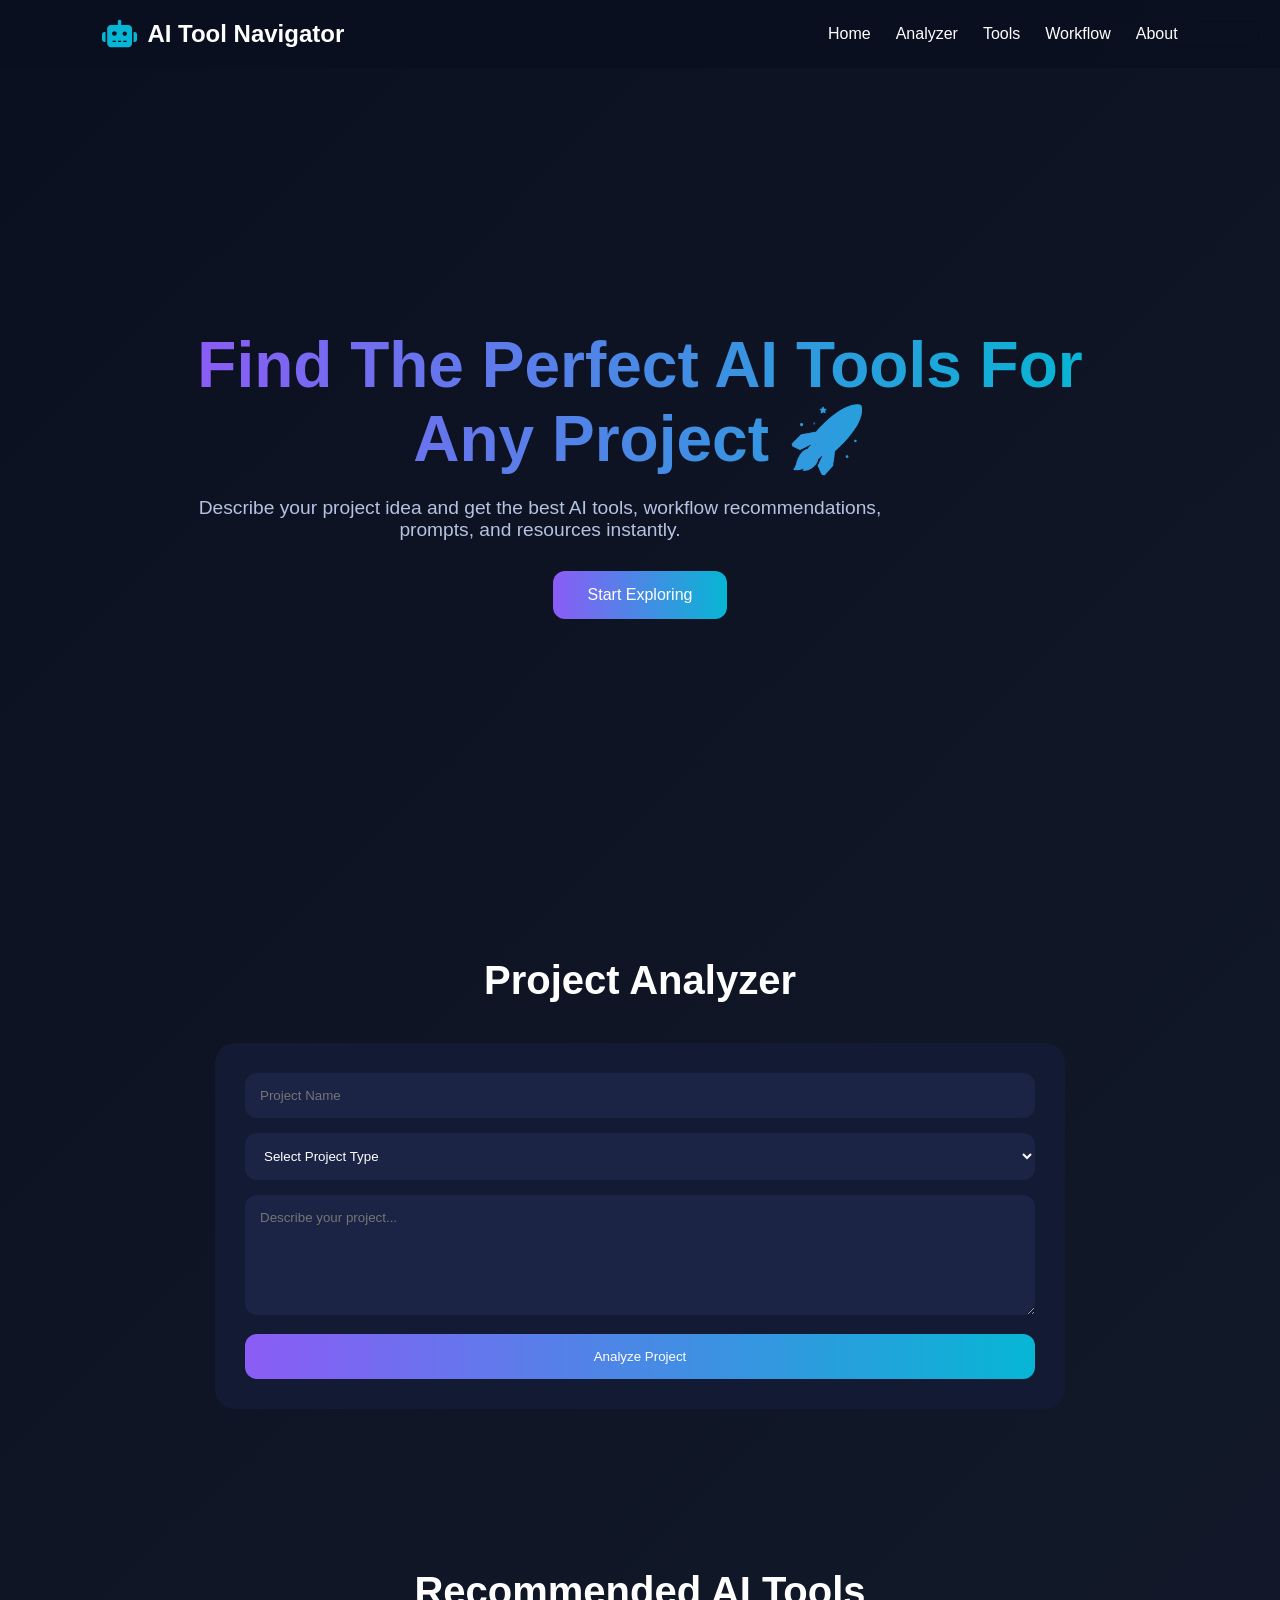
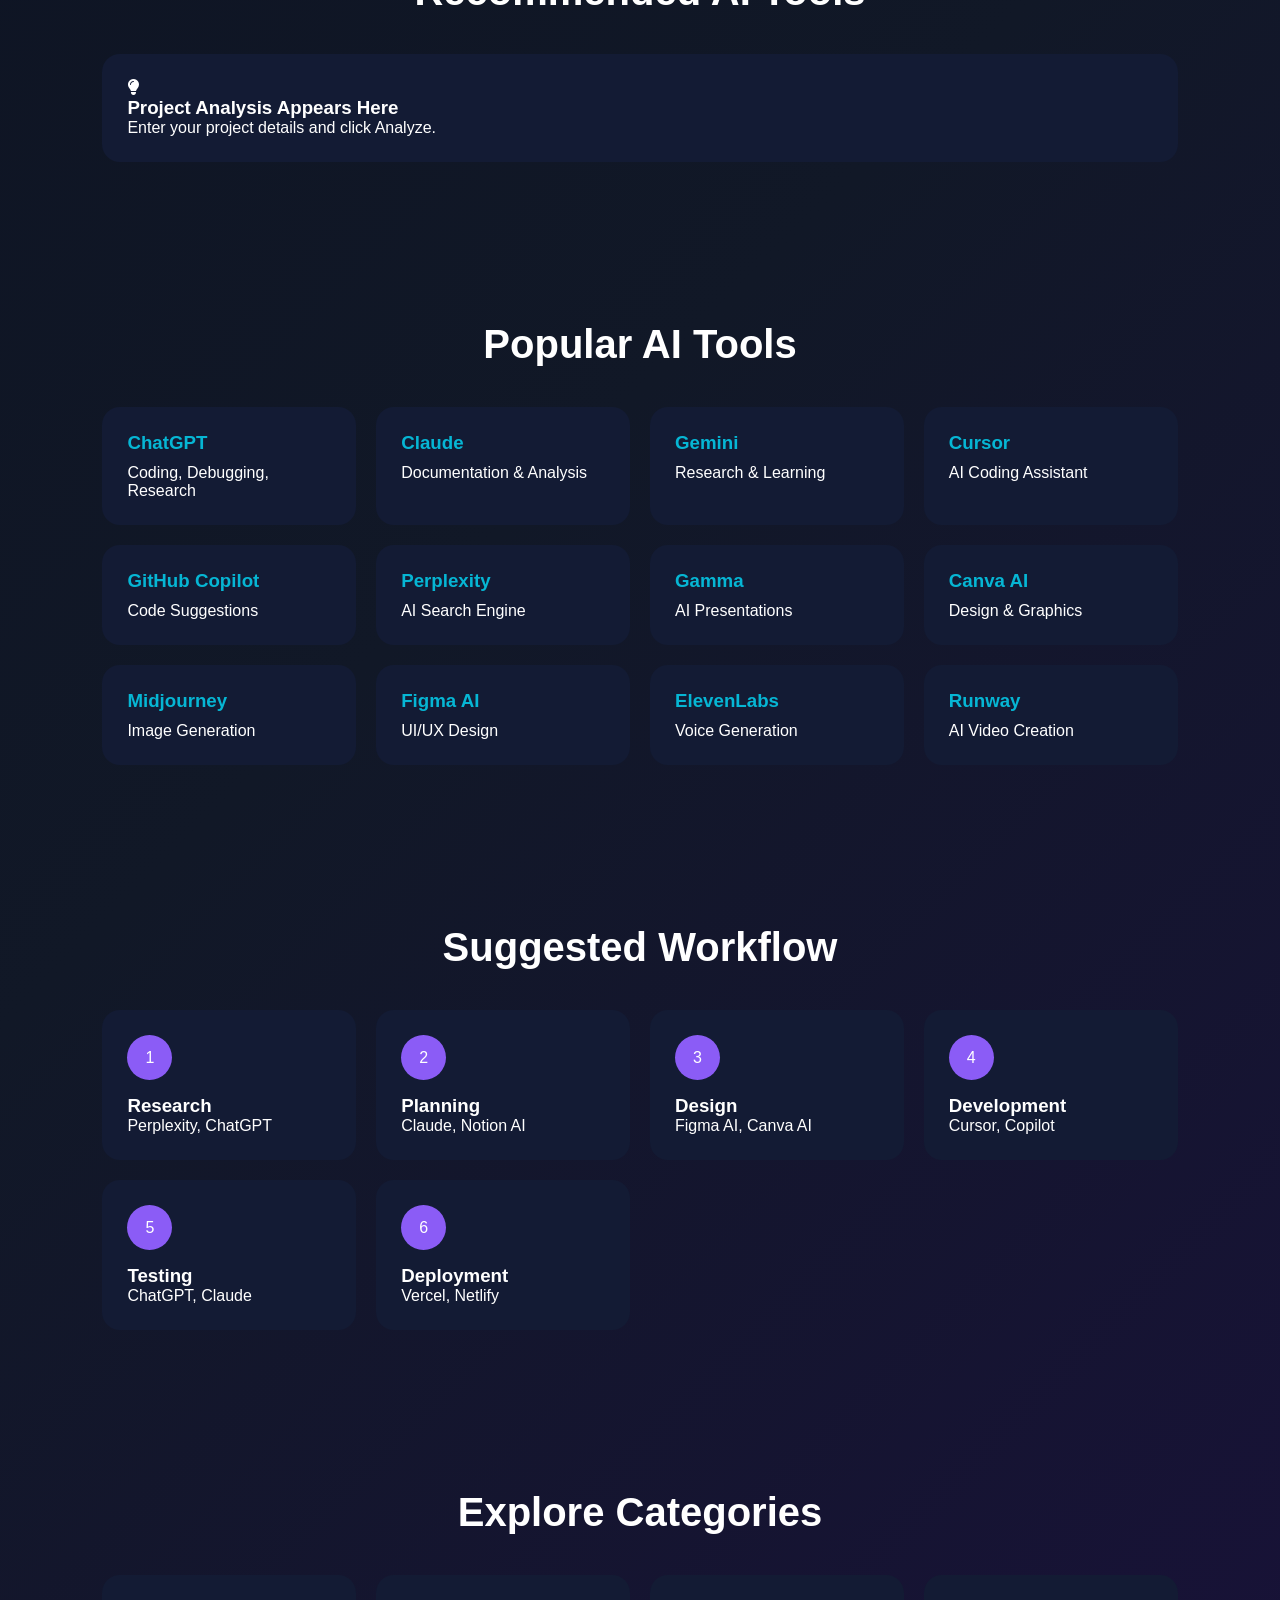
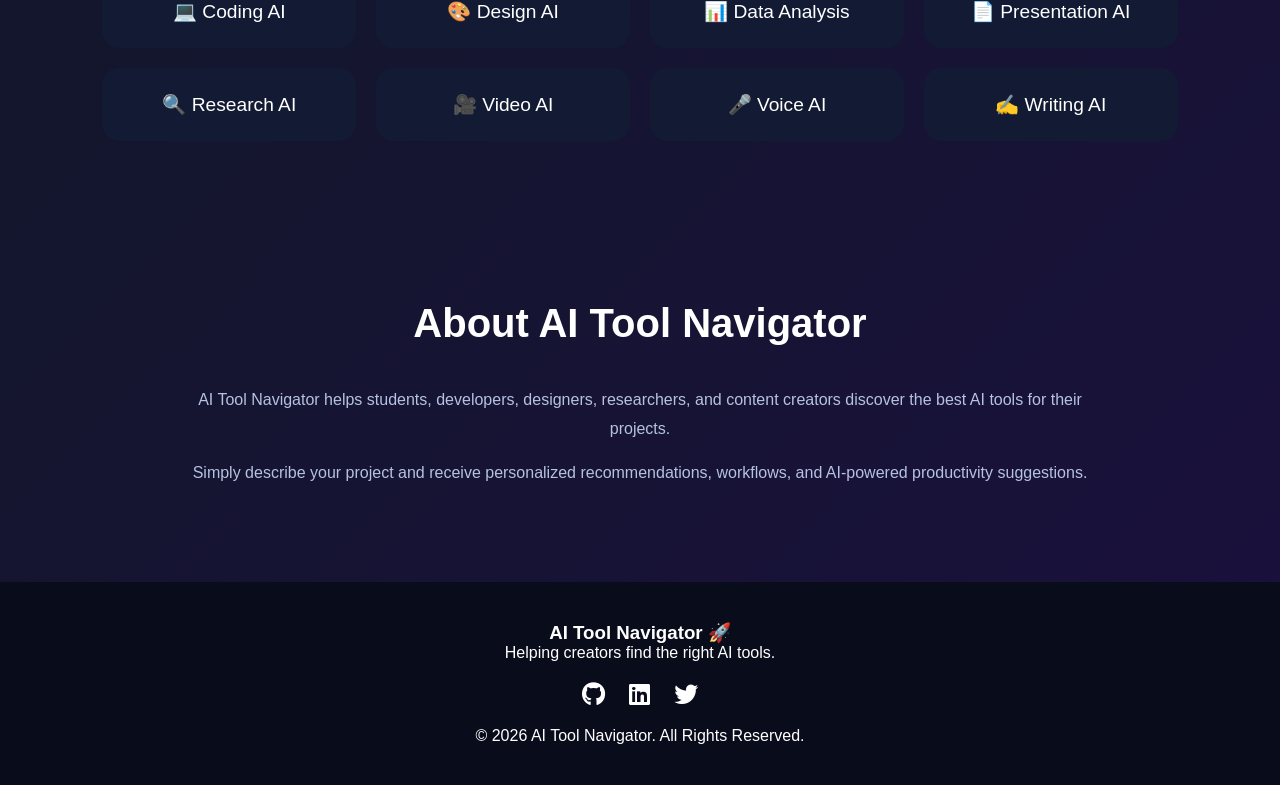
<file: AI-Tool-Navigator/index.html>
<!DOCTYPE html>
<html lang="en">
<head>
    <meta charset="UTF-8">
    <meta name="viewport" content="width=device-width, initial-scale=1.0">
    <title>AI Tool Navigator</title>
    <link rel="stylesheet" href="style.css">
    <link rel="stylesheet"
        href="https://cdnjs.cloudflare.com/ajax/libs/font-awesome/6.7.2/css/all.min.css">
</head>
<body>

    <!-- Navbar -->
    <header class="navbar">
        <div class="logo">
            <i class="fa-solid fa-robot"></i>
            <h2>AI Tool Navigator</h2>
        </div>

        <nav>
            <a href="#home">Home</a>
            <a href="#analyzer">Analyzer</a>
            <a href="#tools">Tools</a>
            <a href="#workflow">Workflow</a>
            <a href="#about">About</a>
        </nav>
    </header>

    <!-- Hero Section -->
    <section class="hero" id="home">

        <div class="hero-content">
            <h1>Find The Perfect AI Tools For Any Project 🚀</h1>

            <p>
                Describe your project idea and get the best AI tools,
                workflow recommendations, prompts, and resources instantly.
            </p>

            <button class="start-btn">
                Start Exploring
            </button>
        </div>

    </section>

    <!-- Project Analyzer -->
    <section class="analyzer" id="analyzer">

        <h2>Project Analyzer</h2>

        <div class="analyzer-card">

            <input
                type="text"
                id="projectName"
                placeholder="Project Name"
            >

            <select id="projectType">
                <option value="">Select Project Type</option>
                <option>Web Development</option>
                <option>Mobile App</option>
                <option>Research</option>
                <option>Presentation</option>
                <option>Cybersecurity</option>
                <option>Data Science</option>
                <option>UI/UX Design</option>
                <option>Content Creation</option>
            </select>

            <textarea
                id="projectDescription"
                rows="6"
                placeholder="Describe your project..."
            ></textarea>

            <button id="analyzeBtn">
                Analyze Project
            </button>

        </div>

    </section>

    <!-- Recommendation Section -->
    <section class="recommendation">

        <h2>Recommended AI Tools</h2>

        <div id="toolResults" class="results-container">

            <div class="result-card">
                <i class="fa-solid fa-lightbulb"></i>
                <h3>Project Analysis Appears Here</h3>
                <p>
                    Enter your project details and click Analyze.
                </p>
            </div>

        </div>

    </section>

    <!-- Popular Tools -->
    <section class="tools" id="tools">

        <h2>Popular AI Tools</h2>

        <div class="tool-grid">

            <div class="tool-card">
                <h3>ChatGPT</h3>
                <p>Coding, Debugging, Research</p>
            </div>

            <div class="tool-card">
                <h3>Claude</h3>
                <p>Documentation & Analysis</p>
            </div>

            <div class="tool-card">
                <h3>Gemini</h3>
                <p>Research & Learning</p>
            </div>

            <div class="tool-card">
                <h3>Cursor</h3>
                <p>AI Coding Assistant</p>
            </div>

            <div class="tool-card">
                <h3>GitHub Copilot</h3>
                <p>Code Suggestions</p>
            </div>

            <div class="tool-card">
                <h3>Perplexity</h3>
                <p>AI Search Engine</p>
            </div>

            <div class="tool-card">
                <h3>Gamma</h3>
                <p>AI Presentations</p>
            </div>

            <div class="tool-card">
                <h3>Canva AI</h3>
                <p>Design & Graphics</p>
            </div>

            <div class="tool-card">
                <h3>Midjourney</h3>
                <p>Image Generation</p>
            </div>

            <div class="tool-card">
                <h3>Figma AI</h3>
                <p>UI/UX Design</p>
            </div>

            <div class="tool-card">
                <h3>ElevenLabs</h3>
                <p>Voice Generation</p>
            </div>

            <div class="tool-card">
                <h3>Runway</h3>
                <p>AI Video Creation</p>
            </div>

        </div>

    </section>

    <!-- Workflow Generator -->
    <section class="workflow" id="workflow">

        <h2>Suggested Workflow</h2>

        <div class="workflow-container">

            <div class="step">
                <span>1</span>
                <h3>Research</h3>
                <p>Perplexity, ChatGPT</p>
            </div>

            <div class="step">
                <span>2</span>
                <h3>Planning</h3>
                <p>Claude, Notion AI</p>
            </div>

            <div class="step">
                <span>3</span>
                <h3>Design</h3>
                <p>Figma AI, Canva AI</p>
            </div>

            <div class="step">
                <span>4</span>
                <h3>Development</h3>
                <p>Cursor, Copilot</p>
            </div>

            <div class="step">
                <span>5</span>
                <h3>Testing</h3>
                <p>ChatGPT, Claude</p>
            </div>

            <div class="step">
                <span>6</span>
                <h3>Deployment</h3>
                <p>Vercel, Netlify</p>
            </div>

        </div>

    </section>

    <!-- Categories -->
    <section class="categories">

        <h2>Explore Categories</h2>

        <div class="category-grid">

            <div class="category-card">
                💻 Coding AI
            </div>

            <div class="category-card">
                🎨 Design AI
            </div>

            <div class="category-card">
                📊 Data Analysis
            </div>

            <div class="category-card">
                📄 Presentation AI
            </div>

            <div class="category-card">
                🔍 Research AI
            </div>

            <div class="category-card">
                🎥 Video AI
            </div>

            <div class="category-card">
                🎤 Voice AI
            </div>

            <div class="category-card">
                ✍️ Writing AI
            </div>

        </div>

    </section>

    <!-- About -->
    <section class="about" id="about">

        <h2>About AI Tool Navigator</h2>

        <p>
            AI Tool Navigator helps students, developers,
            designers, researchers, and content creators
            discover the best AI tools for their projects.
        </p>

        <p>
            Simply describe your project and receive
            personalized recommendations, workflows,
            and AI-powered productivity suggestions.
        </p>

    </section>

    <!-- Footer -->
    <footer>

        <h3>AI Tool Navigator 🚀</h3>

        <p>
            Helping creators find the right AI tools.
        </p>

        <div class="socials">
            <i class="fab fa-github"></i>
            <i class="fab fa-linkedin"></i>
            <i class="fab fa-twitter"></i>
        </div>

        <p class="copyright">
            © 2026 AI Tool Navigator. All Rights Reserved.
        </p>

    </footer>

    <script src="app.js"></script>

</body>
</html>
</file>
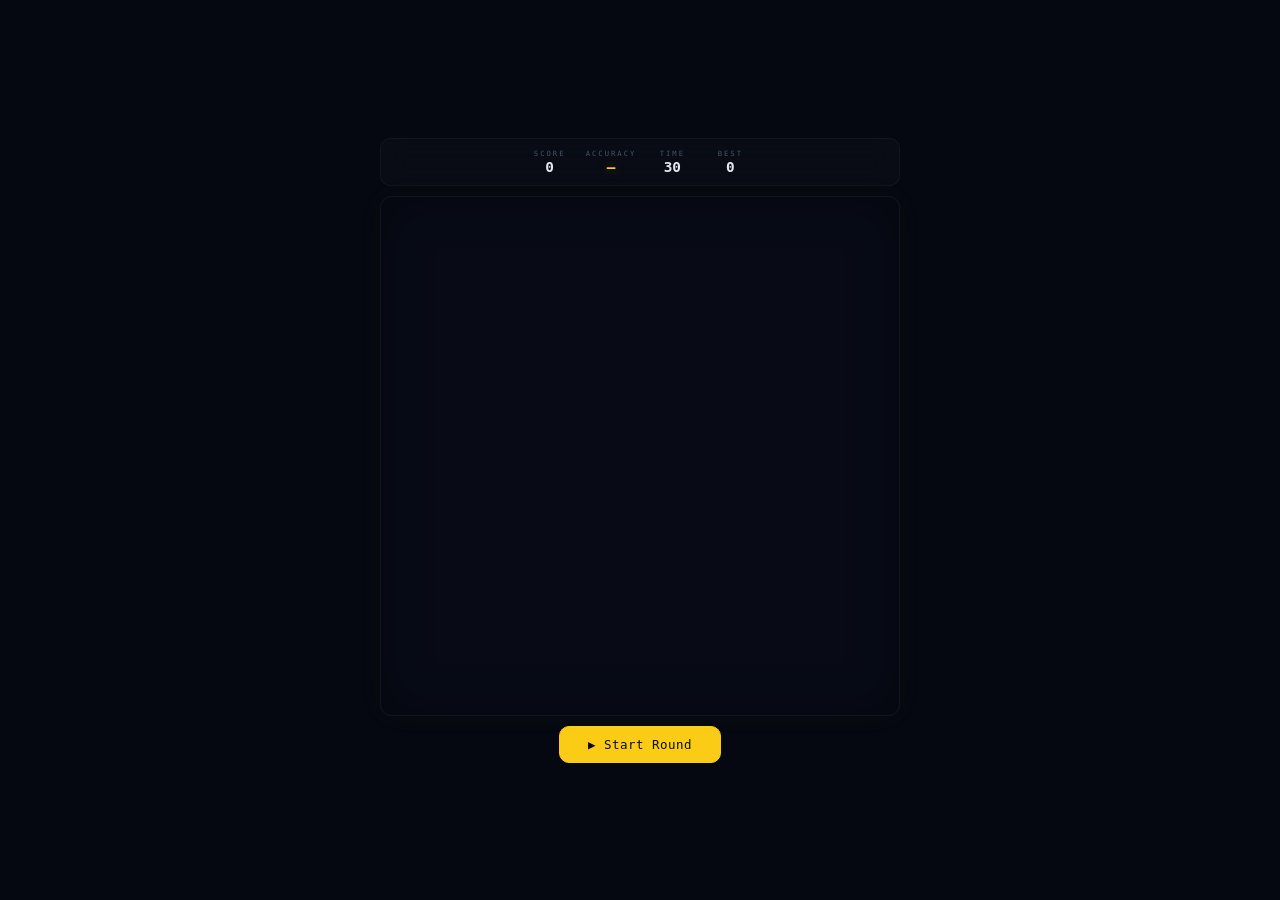
<file: Aim Trainer/index.html>
<!DOCTYPE html>
<html lang="en">
<head>
  <meta charset="UTF-8" />
  <meta name="viewport" content="width=device-width, initial-scale=1.0, user-scalable=no" />
  <title>Aim Trainer</title>
  <link rel="stylesheet" href="style.css" />
</head>
<body>

  <div class="app">

    <!-- ─── Telemetry ─── -->
    <header class="dash">
      <div class="metric">
        <span class="m-label">Score</span>
        <span class="m-value" id="score">0</span>
      </div>
      <div class="metric">
        <span class="m-label">Accuracy</span>
        <span class="m-value accent" id="accuracy">—</span>
      </div>
      <div class="metric">
        <span class="m-label">Time</span>
        <span class="m-value" id="timer">30</span>
      </div>
      <div class="metric">
        <span class="m-label">Best</span>
        <span class="m-value" id="best">0</span>
      </div>
    </header>

    <!-- ─── Arena ─── -->
    <div class="arena" id="arena">
      <!-- targets injected here -->
      <!-- click trails injected here -->
    </div>

    <!-- ─── Controls ─── -->
    <div class="controls">
      <button class="btn-start primary" id="btn-start">▶ Start Round</button>
    </div>

    <!-- ─── Game Over ─── -->
    <div class="modal" id="modal">
      <div class="modal-card">
        <h2 class="modal-title">SESSION COMPLETE</h2>
        <div class="modal-stats">
          <div class="m-row"><span>Hits</span><span id="m-hits">0</span></div>
          <div class="m-row"><span>Misses</span><span id="m-misses">0</span></div>
          <div class="m-row"><span>Accuracy</span><span id="m-acc">0%</span></div>
          <div class="m-row"><span>Score</span><span id="m-score">0</span></div>
          <div class="m-row"><span>Best</span><span id="m-best">0</span></div>
        </div>
        <button class="btn-restart" id="btn-restart">⟳ Play Again</button>
      </div>
    </div>

  </div>

  <script src="script.js"></script>
</body>
</html>
</file>
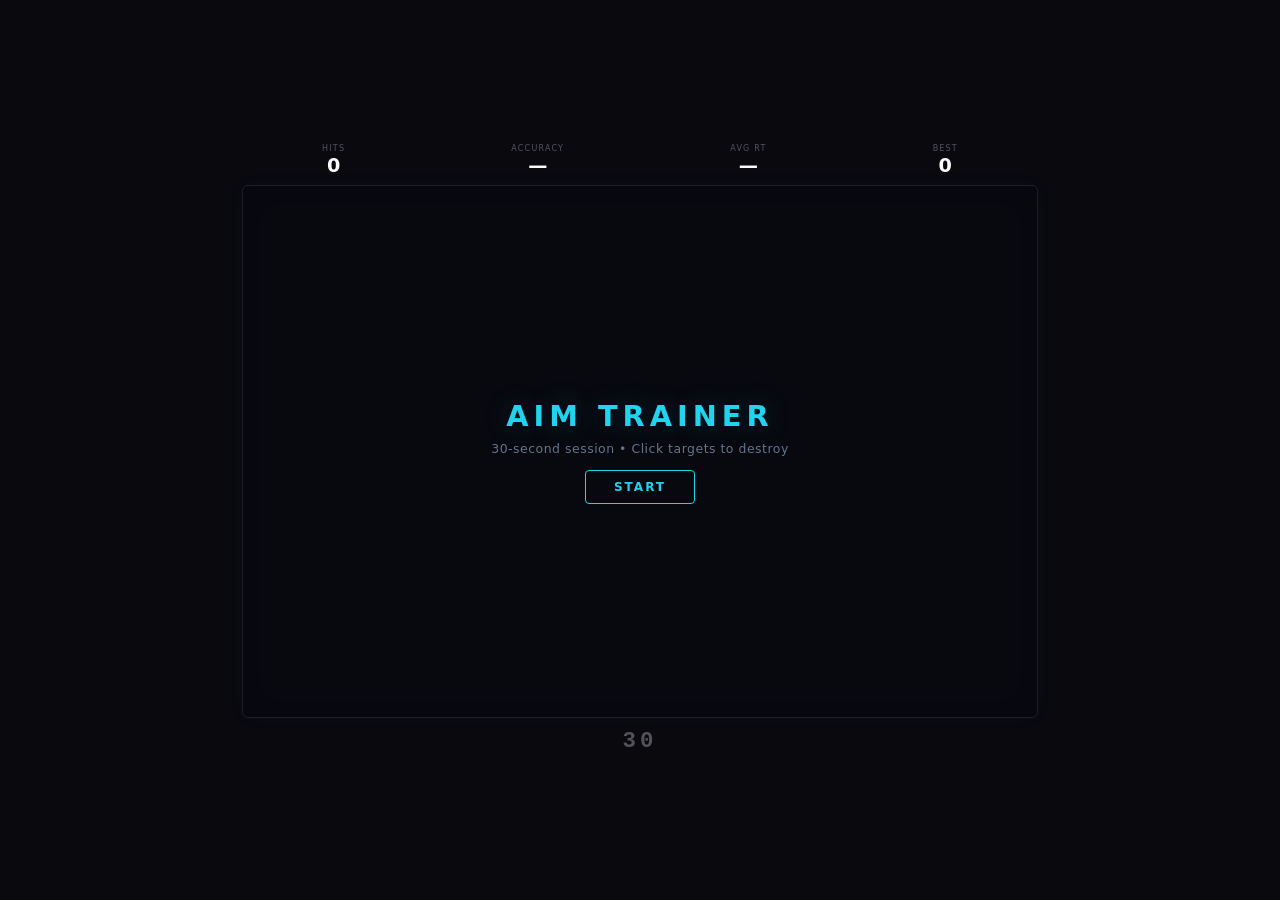
<file: aim-trainer/index.html>
<!DOCTYPE html>
<html lang="en">
<head>
  <meta charset="UTF-8">
  <meta name="viewport" content="width=device-width, initial-scale=1.0">
  <title>Aim Trainer — E-Sports Console</title>
  <link rel="stylesheet" href="style.css">
</head>
<body>
  <div id="app">
    <header id="hud">
      <div class="hud-cell">
        <span class="hud-label">Hits</span>
        <span id="hitsDisplay" class="hud-value">0</span>
      </div>
      <div class="hud-cell">
        <span class="hud-label">Accuracy</span>
        <span id="accDisplay" class="hud-value">—</span>
      </div>
      <div class="hud-cell">
        <span class="hud-label">Avg RT</span>
        <span id="rtDisplay" class="hud-value">—</span>
      </div>
      <div class="hud-cell">
        <span class="hud-label">Best</span>
        <span id="bestDisplay" class="hud-value">0</span>
      </div>
    </header>

    <div id="arena">
      <div id="startOverlay" class="overlay">
        <div class="overlay-box">
          <h1>AIM TRAINER</h1>
          <p class="sub">30-second session &bull; Click targets to destroy</p>
          <button id="startBtn" class="btn">START</button>
        </div>
      </div>

      <div id="endOverlay" class="overlay hidden">
        <div class="overlay-box">
          <h2>SESSION COMPLETE</h2>
          <div class="report">
            <div class="r-row"><span>Targets Hit</span><span id="rHits">0</span></div>
            <div class="r-row"><span>Accuracy</span><span id="rAcc">0%</span></div>
            <div class="r-row"><span>Avg Reaction</span><span id="rRT">—</span></div>
            <div class="r-row"><span>Missed Targets</span><span id="rMissed">0</span></div>
          </div>
          <button id="restartBtn" class="btn">RESTART</button>
        </div>
      </div>
    </div>

    <div id="footerTimer">
      <span id="timerDisplay" class="timer-text">00</span>
    </div>
  </div>

  <script src="script.js"></script>
</body>
</html>
</file>
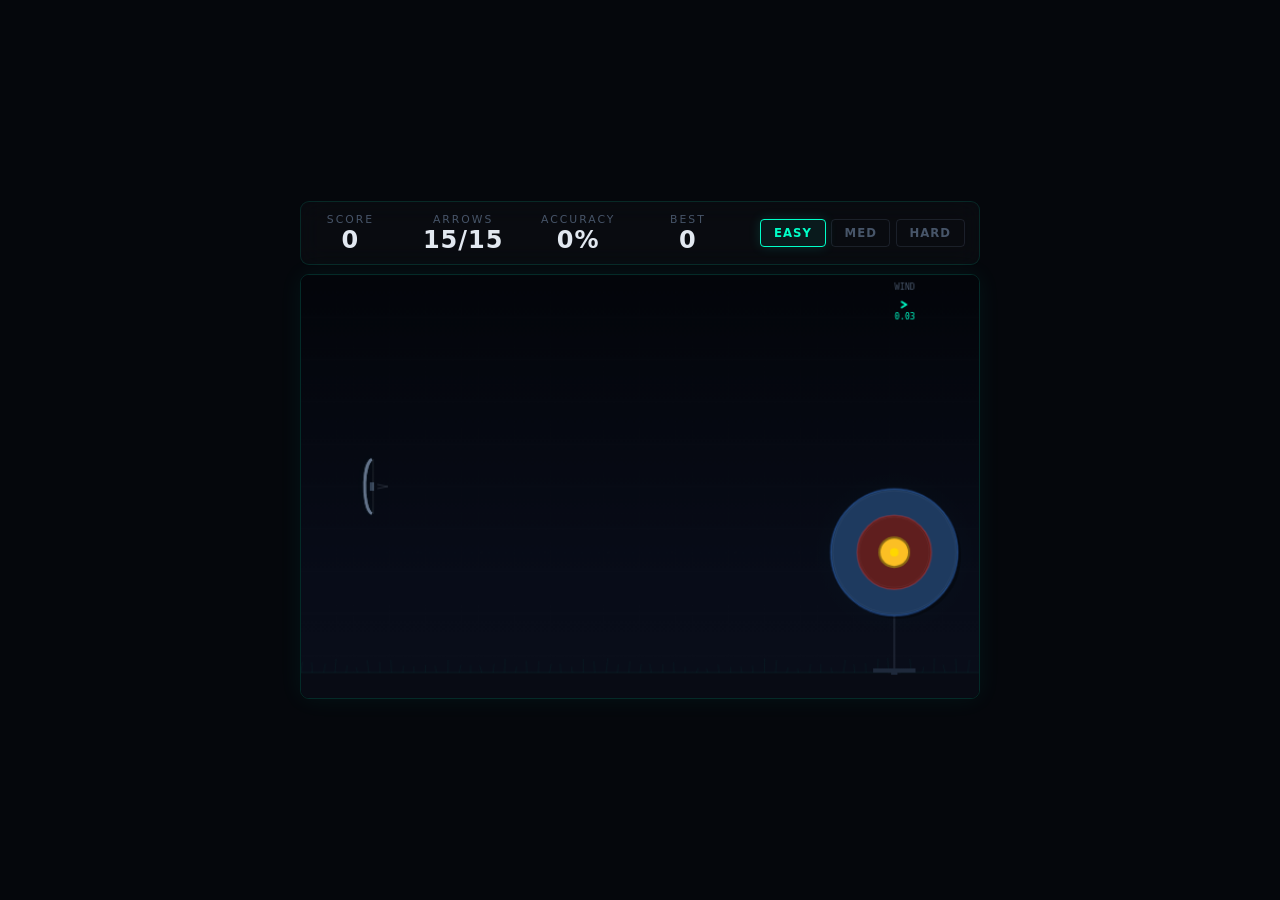
<file: Archery Game/index.html>
<!DOCTYPE html>
<html lang="en">
<head>
  <meta charset="UTF-8">
  <meta name="viewport" content="width=device-width, initial-scale=1.0, user-scalable=no">
  <title>Archery Game</title>
  <link rel="stylesheet" href="style.css">
</head>
<body>
  <div id="app">
    <div id="telemetry">
      <div class="stat">
        <span class="label">SCORE</span>
        <span class="value" id="scoreDisplay">0</span>
      </div>
      <div class="stat">
        <span class="label">ARROWS</span>
        <span class="value" id="arrowsDisplay">15/15</span>
      </div>
      <div class="stat">
        <span class="label">ACCURACY</span>
        <span class="value" id="accDisplay">0%</span>
      </div>
      <div class="stat">
        <span class="label">BEST</span>
        <span class="value" id="bestDisplay">0</span>
      </div>
      <div id="difficulty">
        <button class="diff-btn active" data-diff="easy">EASY</button>
        <button class="diff-btn" data-diff="medium">MED</button>
        <button class="diff-btn" data-diff="hard">HARD</button>
      </div>
    </div>
    <div id="canvasWrap">
      <canvas id="gameCanvas" width="640" height="400"></canvas>
      <div id="infoMsg" class="info-msg hidden"></div>
    </div>
  </div>
  <div id="modal" class="modal hidden">
    <div class="modal-content">
      <h2>ROUND COMPLETE</h2>
      <div class="modal-stats">
        <div class="modal-stat">
          <span class="modal-label">SCORE</span>
          <span class="modal-val gold" id="finalScore">0</span>
        </div>
        <div class="modal-stat">
          <span class="modal-label">ACCURACY</span>
          <span class="modal-val" id="finalAcc">0%</span>
        </div>
        <div class="modal-stat">
          <span class="modal-label">HITS</span>
          <span class="modal-val" id="finalHits">0 / 0</span>
        </div>
        <div class="modal-stat">
          <span class="modal-label">HIGH SCORE</span>
          <span class="modal-val" id="finalBest">0</span>
        </div>
      </div>
      <div class="breakdown" id="breakdown"></div>
      <button id="restartBtn">NEW ROUND</button>
    </div>
  </div>
  <script src="script.js"></script>
</body>
</html>
</file>
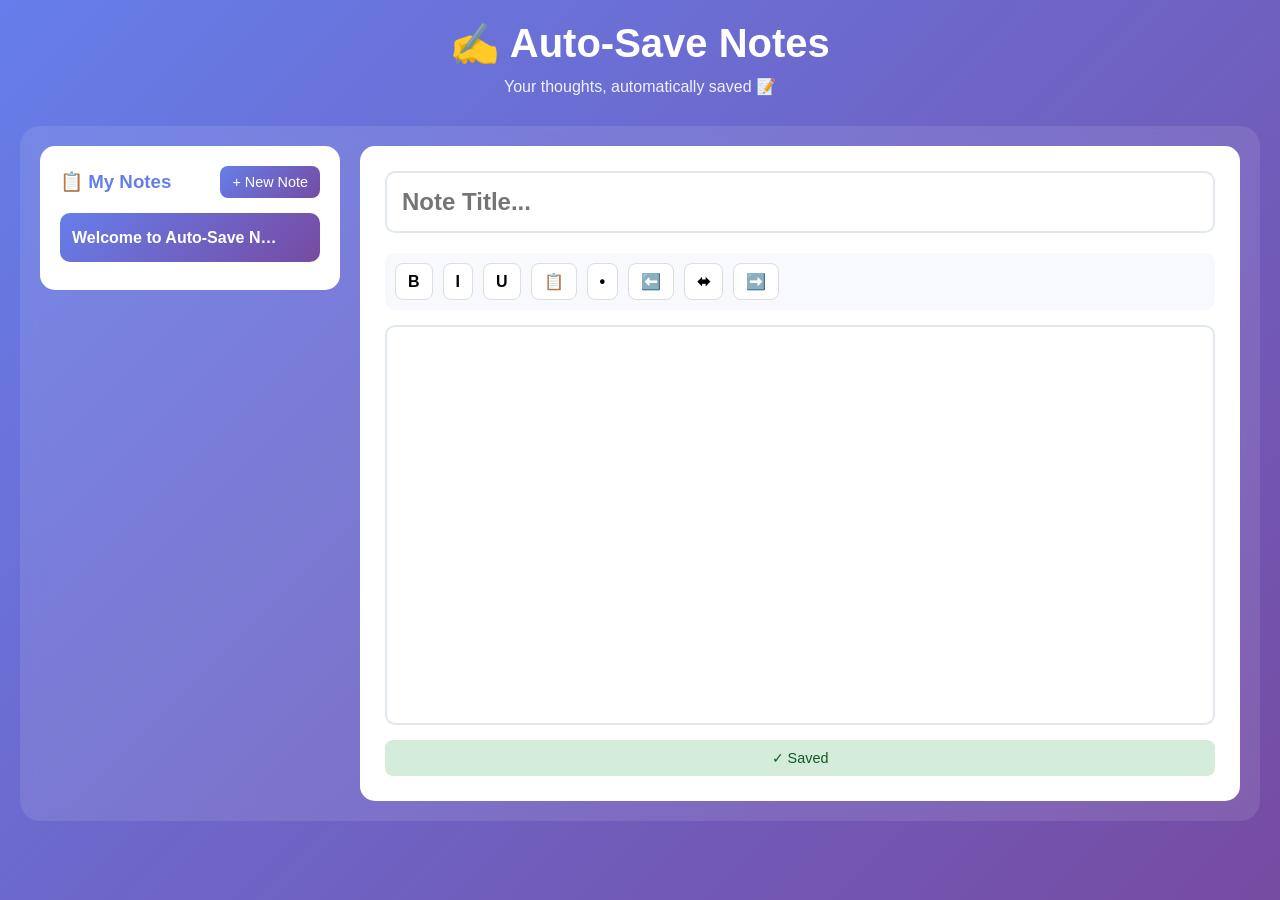
<file: auto-save-notes/index.html>
<!DOCTYPE html>
<html lang="en">
<head>
    <meta charset="UTF-8">
    <meta name="viewport" content="width=device-width, initial-scale=1.0, user-scalable=no">
    <title>Auto-Save Notes | Smart Notes App</title>
    <style>
        * {
            margin: 0;
            padding: 0;
            box-sizing: border-box;
        }

        body {
            font-family: 'Segoe UI', Tahoma, Geneva, Verdana, sans-serif;
            background: linear-gradient(135deg, #667eea 0%, #764ba2 100%);
            min-height: 100vh;
            padding: 20px;
        }

        .container {
            max-width: 1400px;
            margin: 0 auto;
        }

        /* Header */
        .header {
            text-align: center;
            color: white;
            margin-bottom: 30px;
        }

        .header h1 {
            font-size: 2.5rem;
            margin-bottom: 10px;
            display: flex;
            align-items: center;
            justify-content: center;
            gap: 10px;
        }

        .header p {
            opacity: 0.9;
        }

        /* Main Layout */
        .main-layout {
            display: grid;
            grid-template-columns: 300px 1fr;
            gap: 20px;
            background: rgba(255, 255, 255, 0.1);
            border-radius: 20px;
            padding: 20px;
            backdrop-filter: blur(10px);
        }

        /* Sidebar - Notes List */
        .sidebar {
            background: white;
            border-radius: 15px;
            padding: 20px;
            height: fit-content;
            max-height: 70vh;
            overflow-y: auto;
        }

        .sidebar h3 {
            color: #667eea;
            margin-bottom: 15px;
            display: flex;
            justify-content: space-between;
            align-items: center;
        }

        .new-note-btn {
            background: linear-gradient(135deg, #667eea 0%, #764ba2 100%);
            color: white;
            border: none;
            padding: 8px 12px;
            border-radius: 8px;
            cursor: pointer;
            font-size: 0.9rem;
            transition: all 0.3s;
        }

        .new-note-btn:hover {
            transform: scale(1.05);
        }

        .notes-list {
            list-style: none;
        }

        .note-item {
            padding: 12px;
            margin-bottom: 8px;
            background: #f7f9fc;
            border-radius: 10px;
            cursor: pointer;
            transition: all 0.3s;
            display: flex;
            justify-content: space-between;
            align-items: center;
        }

        .note-item:hover {
            background: #e8ecf1;
            transform: translateX(5px);
        }

        .note-item.active {
            background: linear-gradient(135deg, #667eea 0%, #764ba2 100%);
            color: white;
        }

        .note-title {
            font-weight: 600;
            overflow: hidden;
            text-overflow: ellipsis;
            white-space: nowrap;
            flex: 1;
        }

        .delete-note {
            background: #ff6b6b;
            color: white;
            border: none;
            width: 25px;
            height: 25px;
            border-radius: 50%;
            cursor: pointer;
            font-size: 0.8rem;
            transition: all 0.3s;
            opacity: 0;
        }

        .note-item:hover .delete-note {
            opacity: 1;
        }

        .delete-note:hover {
            background: #ff4757;
            transform: scale(1.1);
        }

        /* Main Editor Area */
        .editor-area {
            background: white;
            border-radius: 15px;
            padding: 25px;
        }

        /* Title Input */
        .note-title-input {
            width: 100%;
            padding: 15px;
            font-size: 1.5rem;
            border: 2px solid #e1e8ed;
            border-radius: 10px;
            margin-bottom: 20px;
            font-weight: bold;
            transition: all 0.3s;
        }

        .note-title-input:focus {
            outline: none;
            border-color: #667eea;
        }

        /* Rich Text Toolbar */
        .toolbar {
            display: flex;
            gap: 10px;
            flex-wrap: wrap;
            margin-bottom: 15px;
            padding: 10px;
            background: #f7f9fc;
            border-radius: 10px;
        }

        .tool-btn {
            background: white;
            border: 1px solid #ddd;
            padding: 8px 12px;
            border-radius: 8px;
            cursor: pointer;
            font-size: 1rem;
            transition: all 0.3s;
            font-weight: 600;
        }

        .tool-btn:hover {
            background: #667eea;
            color: white;
            border-color: #667eea;
        }

        /* Content Editor */
        .note-content {
            width: 100%;
            min-height: 400px;
            padding: 15px;
            border: 2px solid #e1e8ed;
            border-radius: 10px;
            font-size: 1rem;
            line-height: 1.6;
            resize: vertical;
            font-family: inherit;
            transition: all 0.3s;
        }

        .note-content:focus {
            outline: none;
            border-color: #667eea;
        }

        /* Status Indicator */
        .save-status {
            margin-top: 15px;
            padding: 10px;
            border-radius: 8px;
            text-align: center;
            font-size: 0.9rem;
            transition: all 0.3s;
        }

        .save-status.saving {
            background: #ffeaa7;
            color: #d63031;
        }

        .save-status.saved {
            background: #d4edda;
            color: #155724;
        }

        /* Empty State */
        .empty-state {
            text-align: center;
            padding: 40px;
            color: #999;
        }

        /* Responsive */
        @media (max-width: 768px) {
            .main-layout {
                grid-template-columns: 1fr;
            }
            
            .sidebar {
                max-height: 300px;
            }
            
            .header h1 {
                font-size: 1.8rem;
            }
            
            .toolbar {
                gap: 5px;
            }
            
            .tool-btn {
                padding: 6px 10px;
                font-size: 0.8rem;
            }
        }
    </style>
</head>
<body>
    <div class="container">
        <!-- Header -->
        <div class="header">
            <h1>
                ✍️ Auto-Save Notes
            </h1>
            <p>Your thoughts, automatically saved 📝</p>
        </div>

        <!-- Main Layout -->
        <div class="main-layout">
            <!-- Sidebar -->
            <div class="sidebar">
                <h3>
                    📋 My Notes
                    <button class="new-note-btn" onclick="notesApp.createNewNote()">+ New Note</button>
                </h3>
                <div id="notesListContainer"></div>
            </div>

            <!-- Editor -->
            <div class="editor-area">
                <input type="text" id="noteTitle" class="note-title-input" placeholder="Note Title...">
                
                <div class="toolbar">
                    <button class="tool-btn" onclick="notesApp.formatText('bold')">B</button>
                    <button class="tool-btn" onclick="notesApp.formatText('italic')">I</button>
                    <button class="tool-btn" onclick="notesApp.formatText('underline')">U</button>
                    <button class="tool-btn" onclick="notesApp.formatText('insertOrderedList')">📋</button>
                    <button class="tool-btn" onclick="notesApp.formatText('insertUnorderedList')">•</button>
                    <button class="tool-btn" onclick="notesApp.formatText('justifyLeft')">⬅️</button>
                    <button class="tool-btn" onclick="notesApp.formatText('justifyCenter')">⬌</button>
                    <button class="tool-btn" onclick="notesApp.formatText('justifyRight')">➡️</button>
                </div>
                
                <div id="noteContent" class="note-content" contenteditable="true" placeholder="Start writing your note here..."></div>
                
                <div id="saveStatus" class="save-status saved">
                    ✓ Saved
                </div>
            </div>
        </div>
    </div>

    <script>
        class NotesApp {
            constructor() {
                this.notes = [];
                this.currentNoteId = null;
                this.saveTimeout = null;
                this.loadFromLocalStorage();
                this.renderNotesList();
                
                // Add event listeners for auto-save
                this.setupAutoSave();
            }

            // Load notes from localStorage
            loadFromLocalStorage() {
                const saved = localStorage.getItem('autoSaveNotes');
                if (saved) {
                    this.notes = JSON.parse(saved);
                    if (this.notes.length > 0) {
                        this.currentNoteId = this.notes[0].id;
                        this.loadNoteToEditor(this.currentNoteId);
                    }
                } else {
                    // Sample notes
                    this.notes = [
                        {
                            id: Date.now(),
                            title: "Welcome to Auto-Save Notes! 🎉",
                            content: "<p>This is your first note. Start typing and watch it auto-save!</p><p><b>Features:</b></p><ul><li>Auto-save with debounce</li><li>Rich text editing</li><li>Multiple notes support</li><li>Local storage persistence</li></ul>",
                            lastModified: new Date().toISOString()
                        }
                    ];
                    this.currentNoteId = this.notes[0].id;
                    this.saveToLocalStorage();
                }
            }

            // Save to localStorage
            saveToLocalStorage() {
                localStorage.setItem('autoSaveNotes', JSON.stringify(this.notes));
            }

            // Setup auto-save with debounce
            setupAutoSave() {
                const titleInput = document.getElementById('noteTitle');
                const contentDiv = document.getElementById('noteContent');
                
                // Debounced save function (500ms delay)
                const debouncedSave = this.debounce(() => {
                    this.saveCurrentNote();
                }, 500);
                
                titleInput.addEventListener('input', () => {
                    this.showSavingStatus();
                    debouncedSave();
                });
                
                contentDiv.addEventListener('input', () => {
                    this.showSavingStatus();
                    debouncedSave();
                });
            }

            // Debounce utility
            debounce(func, delay) {
                let timeout;
                return function executedFunction(...args) {
                    const later = () => {
                        clearTimeout(timeout);
                        func(...args);
                    };
                    clearTimeout(timeout);
                    timeout = setTimeout(later, delay);
                };
            }

            // Show saving status
            showSavingStatus() {
                const statusDiv = document.getElementById('saveStatus');
                statusDiv.className = 'save-status saving';
                statusDiv.innerHTML = '💾 Saving...';
            }

            // Show saved status
            showSavedStatus() {
                const statusDiv = document.getElementById('saveStatus');
                statusDiv.className = 'save-status saved';
                statusDiv.innerHTML = '✓ Saved!';
                
                // Revert to normal after 2 seconds
                setTimeout(() => {
                    if (statusDiv.className === 'save-status saved') {
                        statusDiv.innerHTML = '✓ Saved';
                    }
                }, 2000);
            }

            // Save current note
            saveCurrentNote() {
                if (!this.currentNoteId) return;
                
                const title = document.getElementById('noteTitle').value;
                const content = document.getElementById('noteContent').innerHTML;
                
                const noteIndex = this.notes.findIndex(n => n.id === this.currentNoteId);
                if (noteIndex !== -1) {
                    this.notes[noteIndex].title = title || 'Untitled Note';
                    this.notes[noteIndex].content = content || '';
                    this.notes[noteIndex].lastModified = new Date().toISOString();
                    this.saveToLocalStorage();
                    this.renderNotesList();
                    this.showSavedStatus();
                }
            }

            // Load note to editor
            loadNoteToEditor(noteId) {
                const note = this.notes.find(n => n.id === noteId);
                if (note) {
                    document.getElementById('noteTitle').value = note.title;
                    document.getElementById('noteContent').innerHTML = note.content || '';
                    this.currentNoteId = noteId;
                    this.renderNotesList();
                }
            }

            // Create new note
            createNewNote() {
                const newNote = {
                    id: Date.now(),
                    title: `Note ${this.notes.length + 1}`,
                    content: "<p>Start writing your note here...</p>",
                    lastModified: new Date().toISOString()
                };
                this.notes.unshift(newNote);
                this.currentNoteId = newNote.id;
                this.saveToLocalStorage();
                this.loadNoteToEditor(this.currentNoteId);
                this.renderNotesList();
            }

            // Delete note
            deleteNote(noteId, event) {
                event.stopPropagation();
                
                if (this.notes.length === 1) {
                    // Create a new note if deleting the last one
                    this.deleteNoteConfirm(noteId);
                    this.createNewNote();
                } else {
                    this.deleteNoteConfirm(noteId);
                }
            }

            deleteNoteConfirm(noteId) {
                const noteIndex = this.notes.findIndex(n => n.id === noteId);
                if (noteIndex !== -1) {
                    this.notes.splice(noteIndex, 1);
                    
                    if (this.currentNoteId === noteId) {
                        this.currentNoteId = this.notes[0]?.id || null;
                        if (this.currentNoteId) {
                            this.loadNoteToEditor(this.currentNoteId);
                        } else {
                            this.clearEditor();
                        }
                    }
                    
                    this.saveToLocalStorage();
                    this.renderNotesList();
                }
            }

            // Clear editor
            clearEditor() {
                document.getElementById('noteTitle').value = '';
                document.getElementById('noteContent').innerHTML = '';
                document.getElementById('saveStatus').className = 'save-status saved';
                document.getElementById('saveStatus').innerHTML = '✓ Saved';
            }

            // Format text (rich text editing)
            formatText(command) {
                document.execCommand(command, false, null);
                this.showSavingStatus();
                this.debounce(() => {
                    this.saveCurrentNote();
                }, 500)();
            }

            // Render notes list
            renderNotesList() {
                const container = document.getElementById('notesListContainer');
                
                if (this.notes.length === 0) {
                    container.innerHTML = `
                        <div class="empty-state">
                            <p>📭 No notes yet</p>
                            <p style="font-size: 0.8rem;">Click "New Note" to start</p>
                        </div>
                    `;
                    return;
                }
                
                container.innerHTML = `
                    <ul class="notes-list">
                        ${this.notes.map(note => `
                            <li class="note-item ${this.currentNoteId === note.id ? 'active' : ''}" onclick="notesApp.loadNoteToEditor(${note.id})">
                                <span class="note-title">${this.escapeHtml(note.title || 'Untitled')}</span>
                                <button class="delete-note" onclick="notesApp.deleteNote(${note.id}, event)">×</button>
                            </li>
                        `).join('')}
                    </ul>
                `;
            }

            // Escape HTML
            escapeHtml(text) {
                const div = document.createElement('div');
                div.textContent = text;
                return div.innerHTML;
            }
        }

        // Initialize app
        const notesApp = new NotesApp();
    </script>
</body>
</html>
</file>
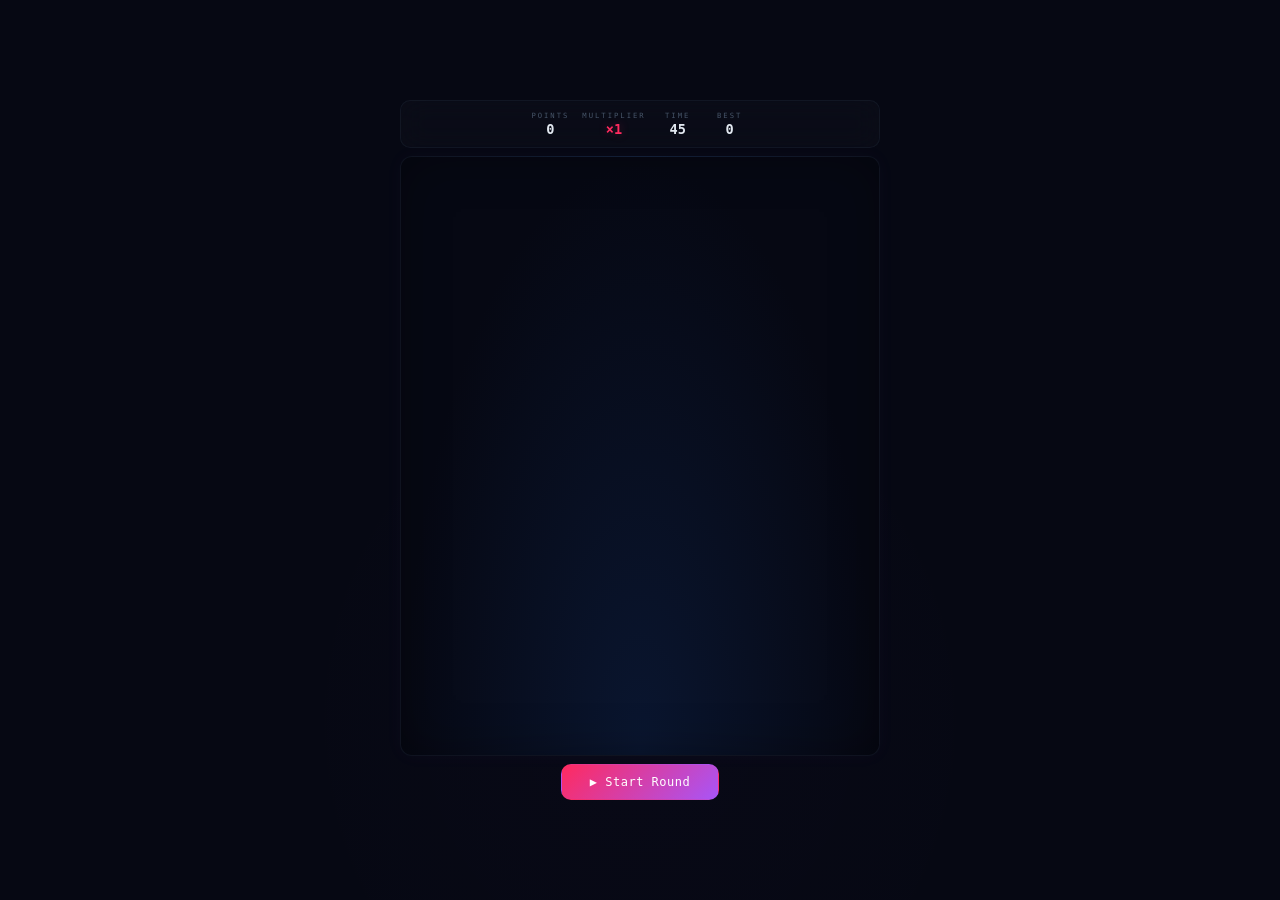
<file: Balloon Pop Game/index.html>
<!DOCTYPE html>
<html lang="en">
<head>
  <meta charset="UTF-8" />
  <meta name="viewport" content="width=device-width, initial-scale=1.0, user-scalable=no" />
  <title>Balloon Pop Game</title>
  <link rel="stylesheet" href="style.css" />
</head>
<body>

  <div class="app">

    <!-- ─── Scorecard ─── -->
    <header class="dash">
      <div class="metric">
        <span class="m-label">Points</span>
        <span class="m-value" id="score">0</span>
      </div>
      <div class="metric">
        <span class="m-label">Multiplier</span>
        <span class="m-value accent" id="mult">×1</span>
      </div>
      <div class="metric">
        <span class="m-label">Time</span>
        <span class="m-value" id="timer">45</span>
      </div>
      <div class="metric">
        <span class="m-label">Best</span>
        <span class="m-value" id="best">0</span>
      </div>
    </header>

    <!-- ─── Sky ─── -->
    <div class="sky" id="sky">
      <!-- balloons injected here -->
    </div>

    <!-- ─── Controls ─── -->
    <div class="controls">
      <button class="btn-start primary" id="btn-start">▶ Start Round</button>
    </div>

    <!-- ─── Modal ─── -->
    <div class="modal" id="modal">
      <div class="modal-card">
        <h2 class="modal-title">GAME OVER</h2>
        <div class="modal-stats">
          <div class="m-row"><span>Balloons Popped</span><span id="m-popped">0</span></div>
          <div class="m-row"><span>Score</span><span id="m-score">0</span></div>
          <div class="m-row"><span>Best</span><span id="m-best">0</span></div>
        </div>
        <button class="btn-restart" id="btn-restart">⟳ Pop Again</button>
      </div>
    </div>

  </div>

  <script src="script.js"></script>
</body>
</html>
</file>
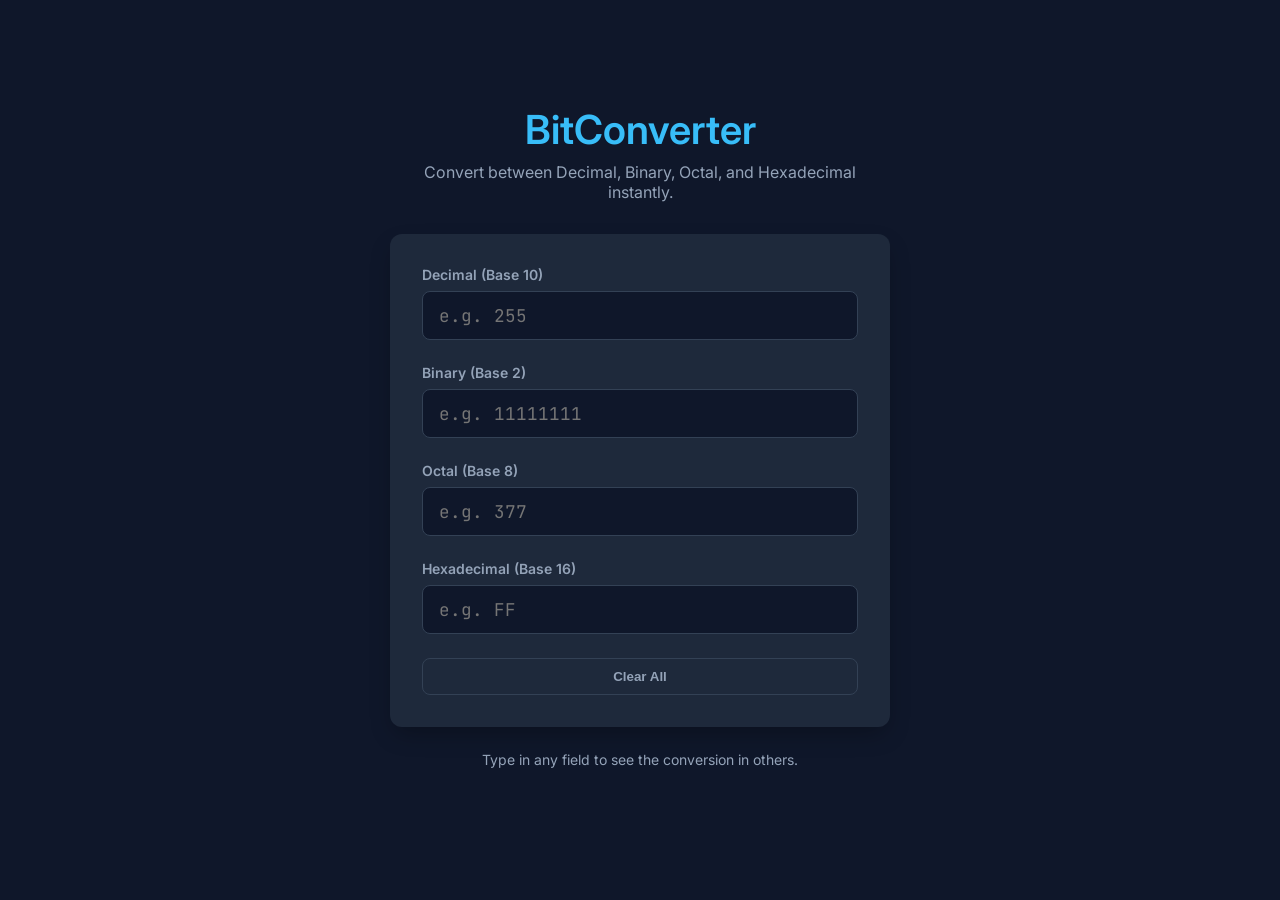
<file: Bit Converter/index.html>
<!DOCTYPE html>
<html lang="en">
<head>
    <meta charset="UTF-8">
    <meta name="viewport" content="width=device-width, initial-scale=1.0">
    <title>BitConverter — Number System Tool</title>
    <link rel="stylesheet" href="style.css">
    <link rel="preconnect" href="https://fonts.googleapis.com">
    <link rel="preconnect" href="https://fonts.gstatic.com" crossorigin>
    <link href="https://fonts.googleapis.com/css2?family=Inter:wght@400;600&family=JetBrains+Mono&display=swap" rel="stylesheet">
</head>
<body>
    <div class="container">
        <header>
            <h1>BitConverter</h1>
            <p>Convert between Decimal, Binary, Octal, and Hexadecimal instantly.</p>
        </header>

        <main class="converter-card">
            <div class="input-group">
                <label for="decimal">Decimal (Base 10)</label>
                <input type="text" id="decimal" placeholder="e.g. 255" autocomplete="off">
            </div>

            <div class="input-group">
                <label for="binary">Binary (Base 2)</label>
                <input type="text" id="binary" placeholder="e.g. 11111111" autocomplete="off">
            </div>

            <div class="input-group">
                <label for="octal">Octal (Base 8)</label>
                <input type="text" id="octal" placeholder="e.g. 377" autocomplete="off">
            </div>

            <div class="input-group">
                <label for="hex">Hexadecimal (Base 16)</label>
                <input type="text" id="hex" placeholder="e.g. FF" autocomplete="off">
            </div>

            <button id="clear-btn" class="secondary-btn">Clear All</button>
        </main>

        <footer>
            <p>Type in any field to see the conversion in others.</p>
            <div id="error-msg" class="error-msg"></div>
        </footer>
    </div>

    <script src="script.js"></script>
</body>
</html>
</file>
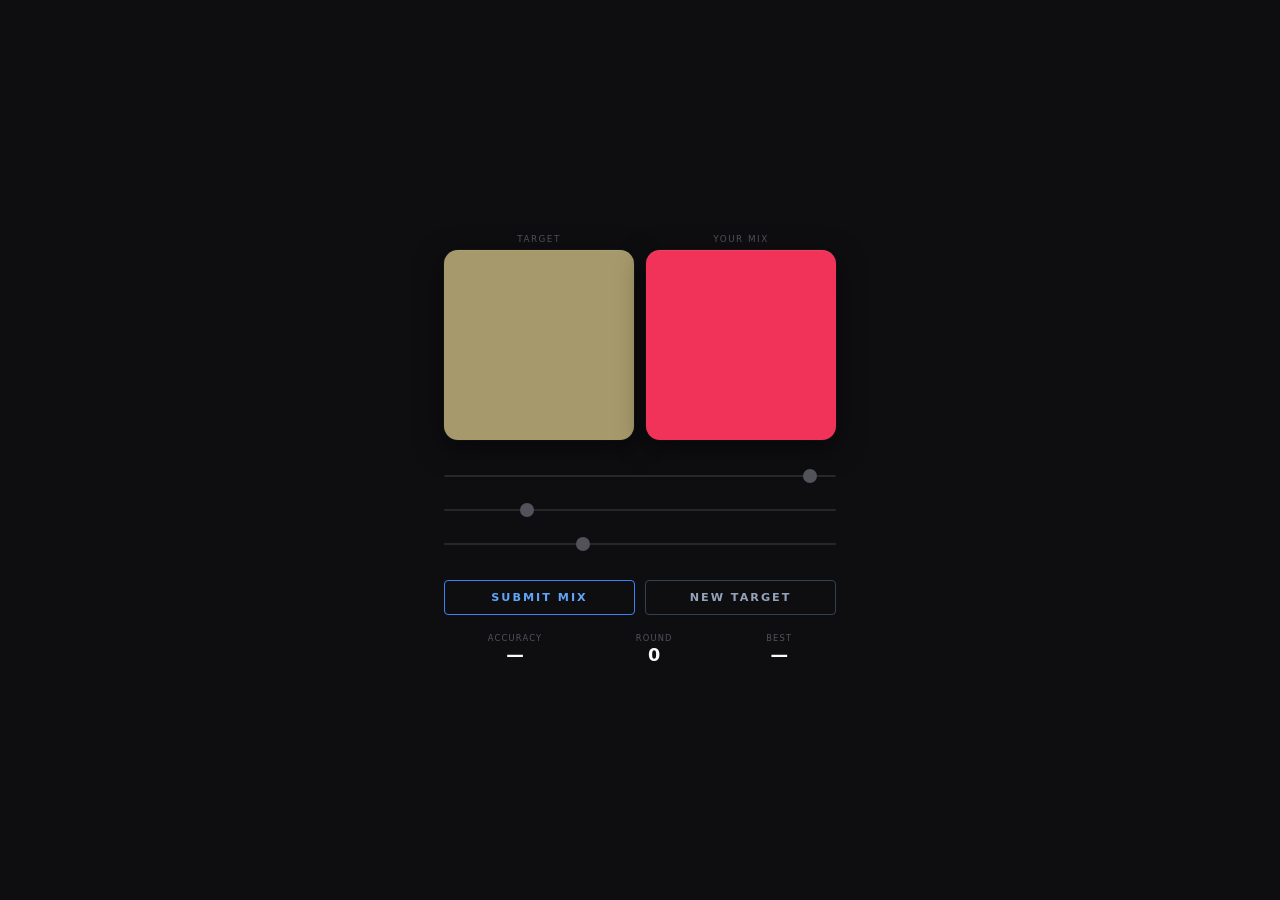
<file: blind-color-mixer/index.html>
<!DOCTYPE html>
<html lang="en">
<head>
  <meta charset="UTF-8">
  <meta name="viewport" content="width=device-width, initial-scale=1.0">
  <title>Blind Color Mixer — Design Lab</title>
  <link rel="stylesheet" href="style.css">
</head>
<body>
  <div id="app">
    <div id="panels">
      <div class="panel">
        <span class="panel-label">TARGET</span>
        <div id="targetBox" class="color-box"></div>
      </div>
      <div class="panel">
        <span class="panel-label">YOUR MIX</span>
        <div id="mixBox" class="color-box"></div>
      </div>
    </div>

    <div id="sliders">
      <input type="range" min="0" max="255" id="redSlider" class="blind-slider" data-channel="R">
      <input type="range" min="0" max="255" id="greenSlider" class="blind-slider" data-channel="G">
      <input type="range" min="0" max="255" id="blueSlider" class="blind-slider" data-channel="B">
    </div>

    <div id="actions">
      <button id="submitBtn" class="btn primary">SUBMIT MIX</button>
      <button id="newBtn" class="btn secondary">NEW TARGET</button>
    </div>

    <div id="hud">
      <div class="hud-cell">
        <span class="hud-label">Accuracy</span>
        <span id="accuracyDisplay" class="hud-value">—</span>
      </div>
      <div class="hud-cell">
        <span class="hud-label">Round</span>
        <span id="roundDisplay" class="hud-value">0</span>
      </div>
      <div class="hud-cell">
        <span class="hud-label">Best</span>
        <span id="bestDisplay" class="hud-value">—</span>
      </div>
    </div>

    <div id="overlay" class="hidden">
      <div class="modal">
        <h2 id="resultTitle">RESULT</h2>
        <div class="modal-divider"></div>
        <div class="modal-body">
          <div id="accuracyBlock">
            <span id="accuracyPct" class="accuracy-big">0.0%</span>
            <span class="accuracy-label">ACCURACY</span>
          </div>
          <div id="rgbCompare">
            <div class="rgb-row">
              <span class="rgb-label">Target</span>
              <span id="targetRgb" class="rgb-value">rgb(0, 0, 0)</span>
              <span id="targetSwatch" class="swatch"></span>
            </div>
            <div class="rgb-row">
              <span class="rgb-label">Your Mix</span>
              <span id="mixRgb" class="rgb-value">rgb(0, 0, 0)</span>
              <span id="mixSwatch" class="swatch"></span>
            </div>
          </div>
        </div>
        <button id="continueBtn" class="btn primary">CONTINUE</button>
      </div>
    </div>
  </div>

  <script src="script.js"></script>
</body>
</html>
</file>
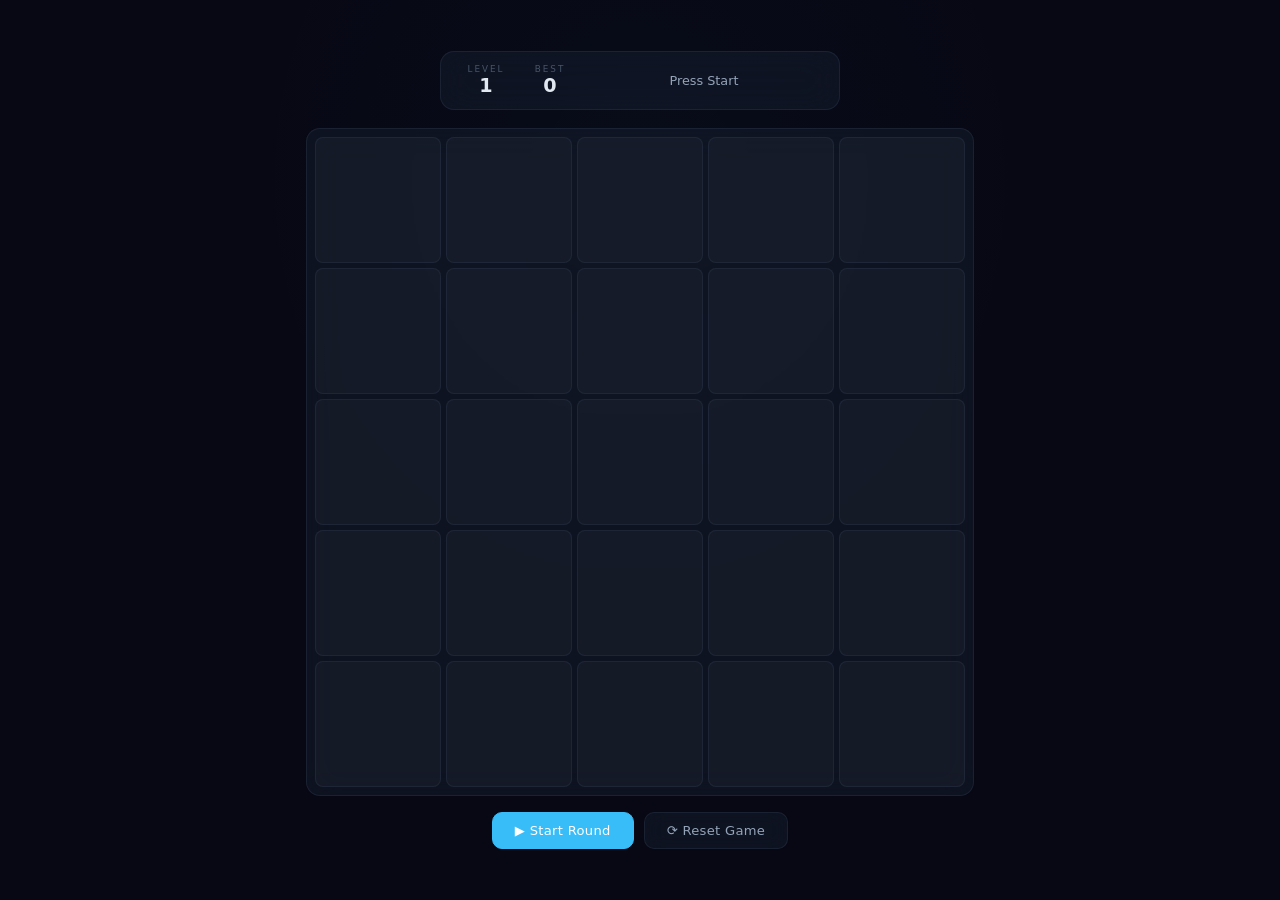
<file: Blind-Route Grid Tracker/index.html>
<!DOCTYPE html>
<html lang="en">
<head>
  <meta charset="UTF-8" />
  <meta name="viewport" content="width=device-width, initial-scale=1.0" />
  <title>Blind-Route Grid Tracker</title>
  <link rel="stylesheet" href="style.css" />
</head>
<body>

  <!-- ─── Telemetry Header ─── -->
  <header class="telemetry">
    <div class="stat-block">
      <span class="stat-label">Level</span>
      <span class="stat-value" id="level">1</span>
    </div>
    <div class="stat-block">
      <span class="stat-label">Best</span>
      <span class="stat-value" id="best">0</span>
    </div>
    <div class="stat-block status-block">
      <span class="status-msg" id="status">Press Start</span>
    </div>
  </header>

  <!-- ─── Grid Canvas ─── -->
  <main class="grid-wrap">
    <div class="grid" id="grid"></div>
  </main>

  <!-- ─── Controls ─── -->
  <div class="controls">
    <button class="btn-control primary" id="btn-start">▶ Start Round</button>
    <button class="btn-control" id="btn-reset">⟳ Reset Game</button>
  </div>

  <script src="script.js"></script>
</body>
</html>
</file>
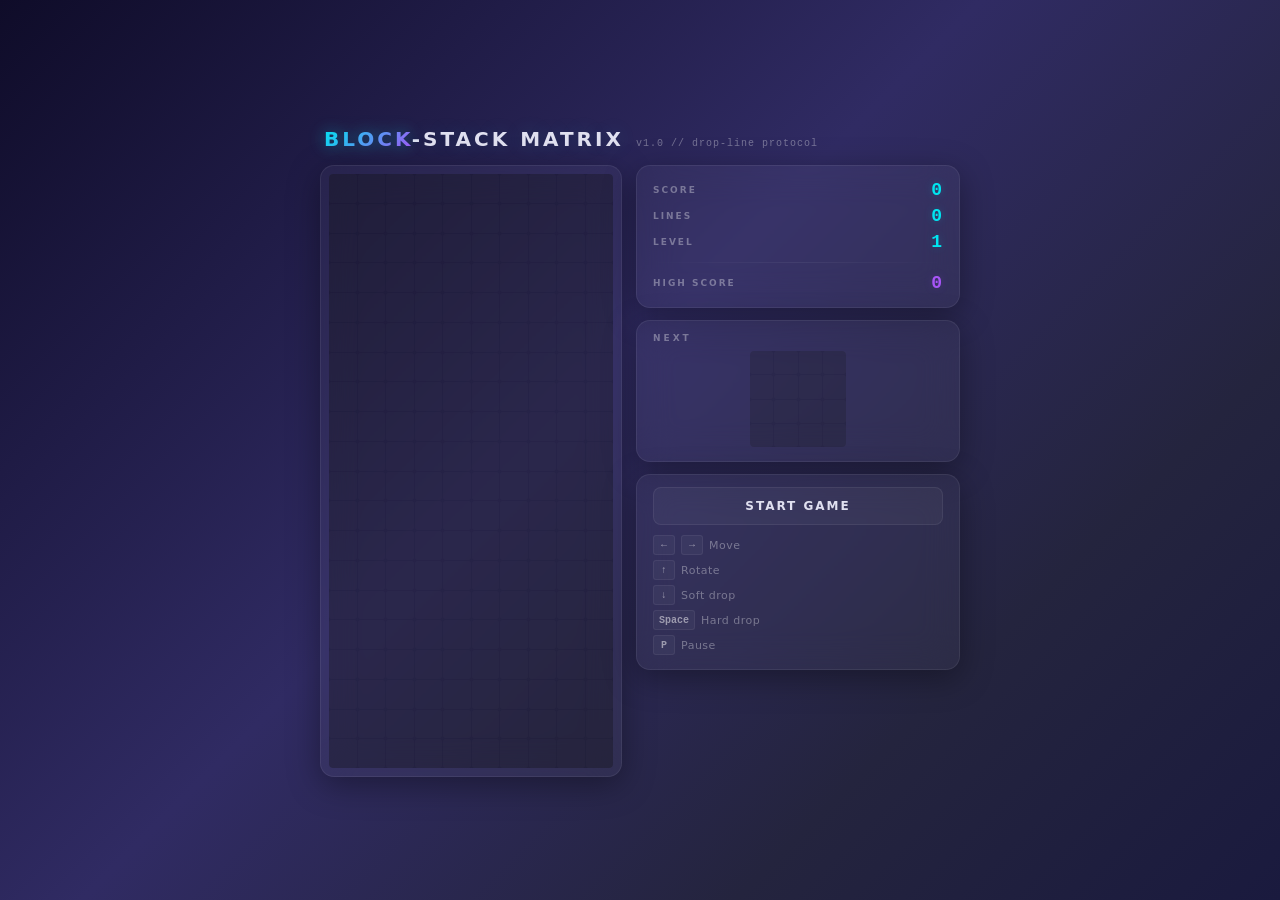
<file: block-stack-matrix/index.html>
<!DOCTYPE html>
<html lang="en">
<head>
  <meta charset="UTF-8">
  <meta name="viewport" content="width=device-width, initial-scale=1.0">
  <title>Block-Stack Matrix — Drop-Line Cleansing</title>
  <link rel="stylesheet" href="style.css">
</head>
<body>

  <div id="app">
    <header id="header">
      <h1><span class="brand-glow">BLOCK</span>-STACK MATRIX</h1>
      <span class="brand-sub">v1.0 // drop-line protocol</span>
    </header>

    <main id="main">
      <section id="board-section">
        <div id="board-container" class="glass-panel">
          <div id="board-grid"></div>
        </div>
      </section>

      <aside id="sidebar">
        <div id="score-panel" class="glass-panel">
          <div class="stat-row">
            <span class="stat-label">SCORE</span>
            <span class="stat-value" id="score-value">0</span>
          </div>
          <div class="stat-row">
            <span class="stat-label">LINES</span>
            <span class="stat-value" id="lines-value">0</span>
          </div>
          <div class="stat-row">
            <span class="stat-label">LEVEL</span>
            <span class="stat-value" id="level-value">1</span>
          </div>
          <div class="stat-divider"></div>
          <div class="stat-row">
            <span class="stat-label">HIGH SCORE</span>
            <span class="stat-value" id="highscore-value">0</span>
          </div>
        </div>

        <div id="next-panel" class="glass-panel">
          <div class="panel-title">NEXT</div>
          <div id="next-grid"></div>
        </div>

        <div id="controls-panel" class="glass-panel">
          <button id="action-btn" class="glass-btn">START GAME</button>
          <div class="controls-list">
            <div class="control-row"><kbd>&larr;</kbd><kbd>&rarr;</kbd> <span>Move</span></div>
            <div class="control-row"><kbd>&uarr;</kbd> <span>Rotate</span></div>
            <div class="control-row"><kbd>&darr;</kbd> <span>Soft drop</span></div>
            <div class="control-row"><kbd>Space</kbd> <span>Hard drop</span></div>
            <div class="control-row"><kbd>P</kbd> <span>Pause</span></div>
          </div>
        </div>
      </aside>
    </main>
  </div>

  <div id="gameover-overlay" class="overlay hidden">
    <div class="overlay-dialog glass-panel">
      <div class="overlay-title">GAME OVER</div>
      <div class="overlay-score">SCORE: <span id="final-score">0</span></div>
      <button id="restart-btn" class="glass-btn">PLAY AGAIN</button>
    </div>
  </div>

  <script src="script.js"></script>
</body>
</html>
</file>
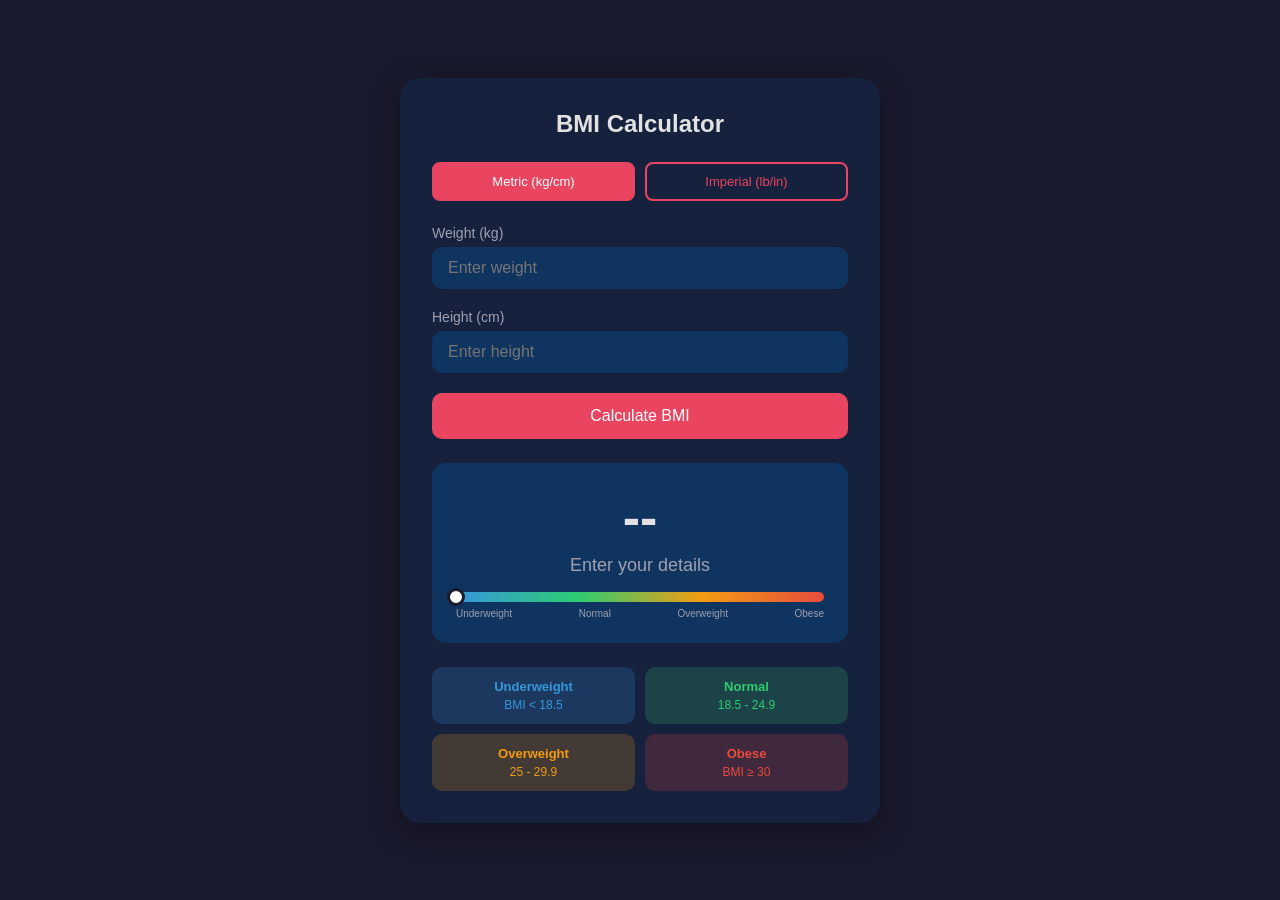
<file: bmi-calculator-priyanshi/index.html>
<!DOCTYPE html>
<html lang="en">
<head>
  <meta charset="UTF-8"/>
  <meta name="viewport" content="width=device-width, initial-scale=1.0"/>
  <title>BMI Calculator</title>
  <link rel="stylesheet" href="style.css"/>
</head>
<body>
  <div class="container">
    <h1>BMI Calculator</h1>
    <div class="unit-toggle">
      <button class="unit-btn active" id="metricBtn" onclick="setUnit('metric')">Metric (kg/cm)</button>
      <button class="unit-btn" id="imperialBtn" onclick="setUnit('imperial')">Imperial (lb/in)</button>
    </div>
    <div class="form-group">
      <label id="weightLabel">Weight (kg)</label>
      <input type="number" id="weight" placeholder="Enter weight" min="1"/>
    </div>
    <div class="form-group">
      <label id="heightLabel">Height (cm)</label>
      <input type="number" id="height" placeholder="Enter height" min="1"/>
    </div>
    <button class="calc-btn" onclick="calculateBMI()">Calculate BMI</button>
    <div class="result" id="result">
      <div class="bmi-value" id="bmiValue">--</div>
      <div class="bmi-category" id="bmiCategory">Enter your details</div>
      <div class="bmi-bar">
        <div class="bmi-indicator" id="bmiIndicator"></div>
      </div>
      <div class="bmi-scale">
        <span>Underweight</span>
        <span>Normal</span>
        <span>Overweight</span>
        <span>Obese</span>
      </div>
    </div>
    <div class="info-cards">
      <div class="info-card underweight">
        <h3>Underweight</h3>
        <p>BMI &lt; 18.5</p>
      </div>
      <div class="info-card normal">
        <h3>Normal</h3>
        <p>18.5 - 24.9</p>
      </div>
      <div class="info-card overweight">
        <h3>Overweight</h3>
        <p>25 - 29.9</p>
      </div>
      <div class="info-card obese">
        <h3>Obese</h3>
        <p>BMI ≥ 30</p>
      </div>
    </div>
  </div>
  <script src="script.js"></script>
</body>
</html>
</file>
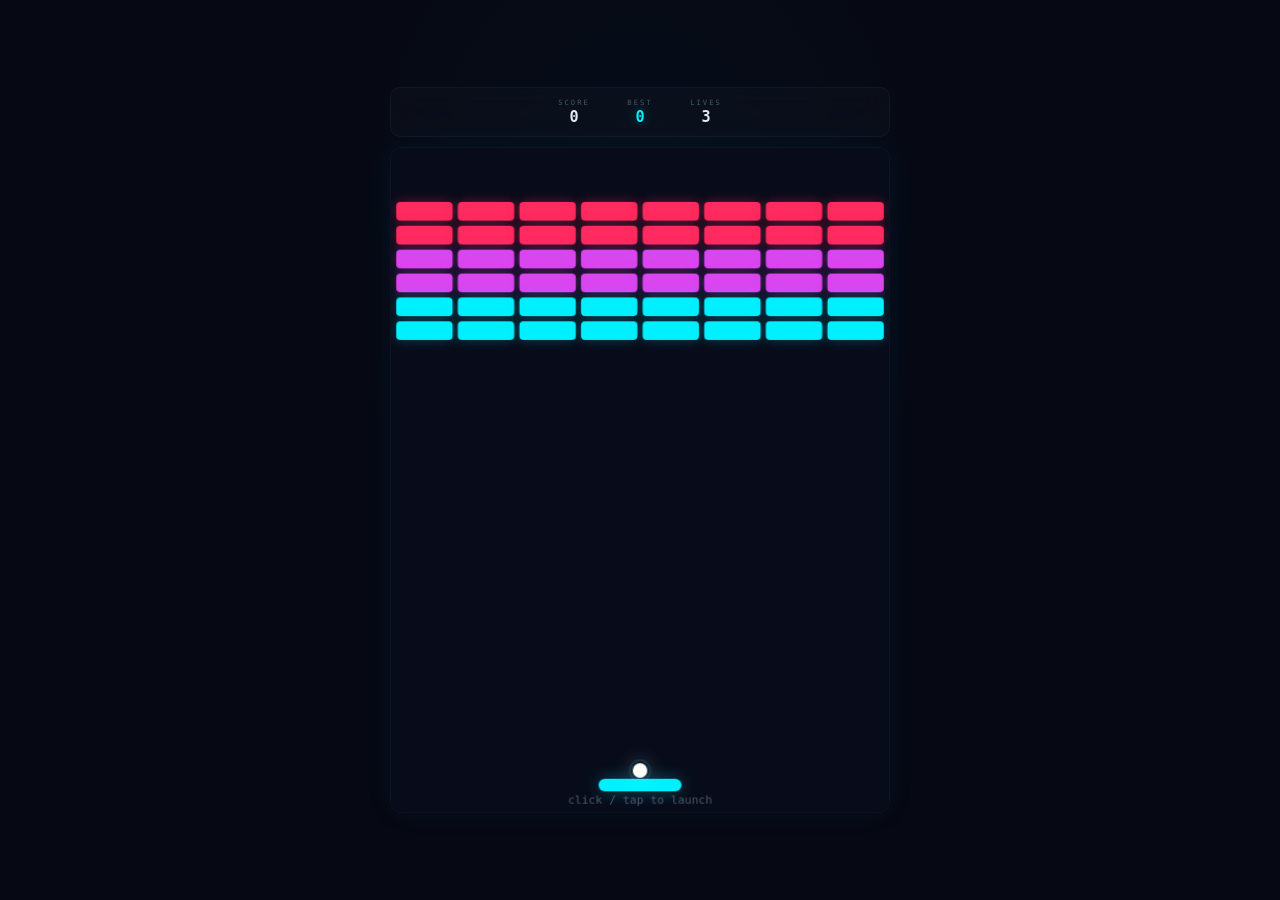
<file: Brick Breaker/index.html>
<!DOCTYPE html>
<html lang="en">
<head>
  <meta charset="UTF-8" />
  <meta name="viewport" content="width=device-width, initial-scale=1.0, user-scalable=no" />
  <title>Brick Breaker</title>
  <link rel="stylesheet" href="style.css" />
</head>
<body>

  <div class="wrapper">

    <!-- ─── Scorebar ─── -->
    <header class="scorebar">
      <div class="score-group">
        <span class="sb-label">Score</span>
        <span class="sb-value" id="score">0</span>
      </div>
      <div class="score-group">
        <span class="sb-label">Best</span>
        <span class="sb-value accent" id="best">0</span>
      </div>
      <div class="score-group">
        <span class="sb-label">Lives</span>
        <span class="sb-value" id="lives">3</span>
      </div>
    </header>

    <!-- ─── Canvas ─── -->
    <div class="canvas-wrap">
      <canvas id="game" width="480" height="640"></canvas>
    </div>

    <!-- ─── Game Over Overlay ─── -->
    <div class="modal" id="modal">
      <div class="modal-card">
        <h2 class="modal-title" id="modal-title">GAME OVER</h2>
        <div class="modal-stats">
          <div class="modal-row"><span>Score</span><span id="modal-score">0</span></div>
          <div class="modal-row"><span>Best</span><span id="modal-best">0</span></div>
        </div>
        <button class="btn-restart" id="btn-restart">⟳ Play Again</button>
      </div>
    </div>

  </div>

  <script src="script.js"></script>
</body>
</html>
</file>
<file: styles.css>
/* ========================================
   DESIGN TOKENS & CUSTOM PROPERTIES
   ======================================== */

:root {
    /* Color Palette */
    --color-primary: #2563eb;
    --color-primary-dark: #1d4ed8;
    --color-primary-light: #dbeafe;
    
    --color-success: #10b981;
    --color-success-bg: #ecfdf5;
    
    --color-warning: #f59e0b;
    --color-warning-bg: #fffbeb;
    
    --color-danger: #ef4444;
    --color-danger-bg: #fef2f2;
    
    --color-neutral: #6b7280;
    --color-neutral-bg: #f9fafb;
    
    --color-text-primary: #1f2937;
    --color-text-secondary: #6b7280;
    --color-border: #e5e7eb;
    --color-border-light: #f3f4f6;
    
    /* Typography */
    --font-family-base: -apple-system, BlinkMacSystemFont, 'Segoe UI', Roboto, 'Helvetica Neue', Arial, sans-serif;
    --font-size-sm: 0.875rem;
    --font-size-base: 1rem;
    --font-size-lg: 1.125rem;
    --font-size-xl: 1.5rem;
    --font-size-2xl: 2rem;
    
    --font-weight-normal: 400;
    --font-weight-medium: 500;
    --font-weight-semibold: 600;
    --font-weight-bold: 700;
    
    /* Spacing */
    --spacing-xs: 0.25rem;
    --spacing-sm: 0.5rem;
    --spacing-md: 1rem;
    --spacing-lg: 1.5rem;
    --spacing-xl: 2rem;
    --spacing-2xl: 3rem;
    
    /* Shadows */
    --shadow-sm: 0 1px 2px 0 rgba(0, 0, 0, 0.05);
    --shadow-md: 0 4px 6px -1px rgba(0, 0, 0, 0.1);
    --shadow-lg: 0 10px 15px -3px rgba(0, 0, 0, 0.1);
    
    /* Border Radius */
    --radius-sm: 0.375rem;
    --radius-md: 0.5rem;
    --radius-lg: 0.75rem;
    --radius-full: 9999px;
    
    /* Transitions */
    --transition-fast: 150ms cubic-bezier(0.4, 0, 0.2, 1);
    --transition-base: 250ms cubic-bezier(0.4, 0, 0.2, 1);
    --transition-slow: 350ms cubic-bezier(0.4, 0, 0.2, 1);
}

/* ========================================
   RESET & BASE STYLES
   ======================================== */

* {
    margin: 0;
    padding: 0;
    box-sizing: border-box;
}

html {
    font-size: 16px;
    scroll-behavior: smooth;
}

body {
    font-family: var(--font-family-base);
    font-size: var(--font-size-base);
    line-height: 1.6;
    color: var(--color-text-primary);
    background: linear-gradient(135deg, #667eea 0%, #764ba2 100%);
    min-height: 100vh;
    padding: var(--spacing-md);
}

main {
    max-width: 900px;
    margin: 0 auto;
}

/* ========================================
   LAYOUT COMPONENTS
   ======================================== */

.container {
    background: white;
    border-radius: var(--radius-lg);
    box-shadow: var(--shadow-lg);
    overflow: hidden;
}

.header {
    background: linear-gradient(135deg, #667eea 0%, #764ba2 100%);
    color: white;
    padding: var(--spacing-2xl) var(--spacing-xl);
    text-align: center;
}

.header h1 {
    font-size: var(--font-size-2xl);
    font-weight: var(--font-weight-bold);
    margin-bottom: var(--spacing-sm);
}

.subtitle {
    font-size: var(--font-size-lg);
    opacity: 0.9;
    font-weight: var(--font-weight-normal);
}

.calculator-section {
    padding: var(--spacing-2xl) var(--spacing-xl);
}

/* ========================================
   GPA DISPLAY
   ======================================== */

.gpa-display {
    display: grid;
    grid-template-columns: 1fr 1fr;
    gap: var(--spacing-xl);
    margin-bottom: var(--spacing-2xl);
    padding: var(--spacing-xl);
    background: var(--color-neutral-bg);
    border-radius: var(--radius-lg);
    border: 2px solid var(--color-border-light);
}

.gpa-metric {
    display: flex;
    flex-direction: column;
    align-items: center;
    justify-content: center;
}

.gpa-label {
    font-size: var(--font-size-sm);
    color: var(--color-text-secondary);
    font-weight: var(--font-weight-medium);
    text-transform: uppercase;
    letter-spacing: 0.05em;
    margin-bottom: var(--spacing-md);
}

.gpa-value-container {
    display: flex;
    align-items: center;
    gap: var(--spacing-md);
}

.gpa-value {
    font-size: var(--font-size-2xl);
    font-weight: var(--font-weight-bold);
    color: var(--color-primary);
    font-family: 'Courier New', monospace;
}

.gpa-indicator {
    width: 24px;
    height: 24px;
    border-radius: var(--radius-full);
    animation: pulse 2s cubic-bezier(0.4, 0, 0.6, 1) infinite;
}

.gpa-indicator--success {
    background-color: var(--color-success);
    box-shadow: 0 0 10px rgba(16, 185, 129, 0.5);
}

.gpa-indicator--warning {
    background-color: var(--color-warning);
    box-shadow: 0 0 10px rgba(245, 158, 11, 0.5);
}

.gpa-indicator--danger {
    background-color: var(--color-danger);
    box-shadow: 0 0 10px rgba(239, 68, 68, 0.5);
}

.gpa-indicator--neutral {
    background-color: var(--color-neutral);
    box-shadow: 0 0 10px rgba(107, 114, 128, 0.3);
}

@keyframes pulse {
    0%, 100% {
        opacity: 1;
    }
    50% {
        opacity: 0.7;
    }
}

.gpa-status {
    display: flex;
    flex-direction: column;
    align-items: center;
    justify-content: center;
}

.status-text {
    font-size: var(--font-size-lg);
    font-weight: var(--font-weight-semibold);
    color: var(--color-text-secondary);
    text-align: center;
}

/* ========================================
   TABLE STYLES
   ======================================== */

.table-wrapper {
    overflow-x: auto;
    margin-bottom: var(--spacing-xl);
    border: 1px solid var(--color-border);
    border-radius: var(--radius-md);
}

.courses-table {
    width: 100%;
    border-collapse: collapse;
    background: white;
}

.courses-table thead {
    background-color: var(--color-neutral-bg);
    border-bottom: 2px solid var(--color-border);
}

.courses-table th {
    padding: var(--spacing-md);
    text-align: left;
    font-weight: var(--font-weight-semibold);
    color: var(--color-text-primary);
    font-size: var(--font-size-sm);
    text-transform: uppercase;
    letter-spacing: 0.05em;
}

.courses-table tbody tr {
    border-bottom: 1px solid var(--color-border-light);
    transition: background-color var(--transition-fast);
}

.courses-table tbody tr:hover {
    background-color: var(--color-neutral-bg);
}

.courses-table tbody tr:last-child {
    border-bottom: none;
}

.courses-table td {
    padding: var(--spacing-md);
}

/* Empty state */
.courses-table tbody:empty::after {
    content: "No courses added yet. Click 'Add Course' to begin.";
    display: block;
    grid-column: 1 / -1;
    padding: var(--spacing-2xl);
    text-align: center;
    color: var(--color-text-secondary);
    font-style: italic;
}

/* ========================================
   INPUT STYLES
   ======================================== */

.input {
    width: 100%;
    padding: var(--spacing-sm) var(--spacing-md);
    border: 1px solid var(--color-border);
    border-radius: var(--radius-sm);
    font-family: var(--font-family-base);
    font-size: var(--font-size-base);
    color: var(--color-text-primary);
    transition: all var(--transition-fast);
    background-color: white;
}

.input:focus {
    outline: none;
    border-color: var(--color-primary);
    box-shadow: 0 0 0 3px var(--color-primary-light);
}

.input:disabled {
    background-color: var(--color-neutral-bg);
    color: var(--color-text-secondary);
    cursor: not-allowed;
}

.input--course-name {
    min-width: 150px;
}

.input--credits {
    max-width: 100px;
}

.input--grade {
    cursor: pointer;
    appearance: none;
    background-image: url("data:image/svg+xml;charset=UTF-8,%3csvg xmlns='http://www.w3.org/2000/svg' viewBox='0 0 24 24' fill='none' stroke='%236b7280' stroke-width='2' stroke-linecap='round' stroke-linejoin='round'%3e%3cpolyline points='6 9 12 15 18 9'%3e%3c/polyline%3e%3c/csvg%3e");
    background-repeat: no-repeat;
    background-position: right 0.5rem center;
    background-size: 1.5em 1.5em;
    padding-right: 2.5rem;
}

/* ========================================
   BUTTON STYLES
   ======================================== */

.btn {
    padding: var(--spacing-sm) var(--spacing-lg);
    border: none;
    border-radius: var(--radius-md);
    font-family: var(--font-family-base);
    font-size: var(--font-size-base);
    font-weight: var(--font-weight-semibold);
    cursor: pointer;
    transition: all var(--transition-fast);
    display: inline-flex;
    align-items: center;
    justify-content: center;
    gap: var(--spacing-sm);
}

.btn:disabled {
    opacity: 0.5;
    cursor: not-allowed;
}

.btn--primary {
    background-color: var(--color-primary);
    color: white;
    box-shadow: var(--shadow-sm);
}

.btn--primary:hover:not(:disabled) {
    background-color: var(--color-primary-dark);
    box-shadow: var(--shadow-md);
    transform: translateY(-2px);
}

.btn--primary:active:not(:disabled) {
    transform: translateY(0);
    box-shadow: var(--shadow-sm);
}

.btn--secondary {
    background-color: var(--color-neutral-bg);
    color: var(--color-text-primary);
    border: 1px solid var(--color-border);
}

.btn--secondary:hover:not(:disabled) {
    background-color: var(--color-border-light);
    border-color: var(--color-border);
}

.btn--delete {
    background: none;
    border: none;
    font-size: var(--font-size-lg);
    cursor: pointer;
    padding: var(--spacing-sm);
    transition: transform var(--transition-fast);
    color: var(--color-danger);
}

.btn--delete:hover {
    transform: scale(1.2);
}

.btn--delete:active {
    transform: scale(0.95);
}

/* ========================================
   CONTROLS
   ======================================== */

.controls {
    display: flex;
    gap: var(--spacing-md);
    justify-content: center;
    flex-wrap: wrap;
    margin-top: var(--spacing-xl);
}

/* ========================================
   RESPONSIVE DESIGN
   ======================================== */

@media (max-width: 768px) {
    .calculator-section {
        padding: var(--spacing-xl);
    }

    .gpa-display {
        grid-template-columns: 1fr;
        gap: var(--spacing-md);
    }

    .header {
        padding: var(--spacing-xl) var(--spacing-md);
    }

    .header h1 {
        font-size: var(--font-size-xl);
    }

    .subtitle {
        font-size: var(--font-size-base);
    }

    .courses-table th,
    .courses-table td {
        padding: var(--spacing-sm);
        font-size: var(--font-size-sm);
    }

    .input--course-name {
        min-width: 100px;
    }

    .controls {
        flex-direction: column;
    }

    .btn {
        width: 100%;
    }
}

@media (max-width: 480px) {
    body {
        padding: var(--spacing-sm);
    }

    .calculator-section {
        padding: var(--spacing-lg);
    }

    .gpa-value {
        font-size: var(--font-size-xl);
    }

    .header h1 {
        font-size: var(--font-size-lg);
    }

    .courses-table {
        font-size: var(--font-size-sm);
    }

    .input {
        font-size: 16px; /* Prevents zoom on iOS */
    }
}
</file>
<file: AI-Excuse-Generator/style.css>
*{
    margin:0;
    padding:0;
    box-sizing:border-box;
    font-family:Arial, sans-serif;
}

body{
    background:#f4f4f4;
    display:flex;
    justify-content:center;
    align-items:center;
    min-height:100vh;
    transition:0.3s;
}

.container{
    background:white;
    padding:25px;
    width:90%;
    max-width:700px;
    border-radius:15px;
    box-shadow:0 5px 15px rgba(0,0,0,0.2);
}

h1{
    text-align:center;
    margin-bottom:20px;
}

input, select{
    width:100%;
    padding:12px;
    margin:8px 0;
    border:1px solid #ccc;
    border-radius:8px;
}

button{
    padding:12px;
    margin:8px 5px;
    border:none;
    border-radius:8px;
    cursor:pointer;
    background:#007bff;
    color:white;
}

button:hover{
    opacity:0.9;
}

textarea{
    width:100%;
    height:250px;
    margin-top:15px;
    padding:10px;
    resize:none;
}

.dark{
    background:#121212;
    color:white;
}

.dark .container{
    background:#1e1e1e;
}

.dark input,
.dark select,
.dark textarea{
    background:#333;
    color:white;
    border:1px solid #555;
}
</file>
<file: AI-Tool-Navigator/style.css>
*{
    margin:0;
    padding:0;
    box-sizing:border-box;
    font-family:'Segoe UI',sans-serif;
}

:root{
    --bg:#0b1020;
    --card:#131b34;
    --card2:#1b2445;
    --primary:#8b5cf6;
    --secondary:#06b6d4;
    --text:#ffffff;
    --muted:#b6c2e1;
}

body{
    background:linear-gradient(135deg,#0b1020,#111827,#1a103d);
    color:var(--text);
}

/* Navbar */

.navbar{
    display:flex;
    justify-content:space-between;
    align-items:center;
    padding:20px 8%;
    position:sticky;
    top:0;
    backdrop-filter:blur(12px);
    background:rgba(11,16,32,.8);
    z-index:100;
}

.logo{
    display:flex;
    gap:10px;
    align-items:center;
}

.logo i{
    color:var(--secondary);
    font-size:28px;
}

nav{
    display:flex;
    gap:25px;
}

nav a{
    text-decoration:none;
    color:white;
    transition:.3s;
}

nav a:hover{
    color:var(--secondary);
}

/* Hero */

.hero{
    min-height:90vh;
    display:flex;
    align-items:center;
    justify-content:center;
    text-align:center;
    padding:40px;
}

.hero h1{
    font-size:4rem;
    max-width:900px;
    margin:auto;
    background:linear-gradient(
        90deg,
        #8b5cf6,
        #06b6d4
    );
    -webkit-background-clip:text;
    -webkit-text-fill-color:transparent;
}

.hero p{
    margin-top:20px;
    color:var(--muted);
    font-size:1.2rem;
    max-width:700px;
}

.start-btn{
    margin-top:30px;
    padding:15px 35px;
    border:none;
    border-radius:12px;
    background:linear-gradient(
        90deg,
        #8b5cf6,
        #06b6d4
    );
    color:white;
    font-size:1rem;
    cursor:pointer;
    transition:.3s;
}

.start-btn:hover{
    transform:translateY(-4px);
}

/* Sections */

section{
    padding:80px 8%;
}

section h2{
    text-align:center;
    margin-bottom:40px;
    font-size:2.5rem;
}

/* Analyzer */

.analyzer-card{
    background:var(--card);
    max-width:850px;
    margin:auto;
    padding:30px;
    border-radius:20px;
}

.analyzer-card input,
.analyzer-card textarea,
.analyzer-card select{
    width:100%;
    padding:15px;
    margin-bottom:15px;
    border:none;
    border-radius:12px;
    background:var(--card2);
    color:white;
}

#analyzeBtn{
    width:100%;
    padding:15px;
    border:none;
    border-radius:12px;
    background:linear-gradient(
        90deg,
        #8b5cf6,
        #06b6d4
    );
    color:white;
    cursor:pointer;
}

/* Results */

.results-container{
    display:grid;
    grid-template-columns:repeat(auto-fit,minmax(280px,1fr));
    gap:20px;
}

.result-card,
.tool-card,
.category-card,
.step{
    background:var(--card);
    border-radius:18px;
    padding:25px;
    transition:.3s;
}

.result-card:hover,
.tool-card:hover,
.category-card:hover,
.step:hover{
    transform:translateY(-8px);
}

/* Tool Grid */

.tool-grid{
    display:grid;
    grid-template-columns:repeat(auto-fit,minmax(230px,1fr));
    gap:20px;
}

.tool-card h3{
    color:var(--secondary);
    margin-bottom:10px;
}

/* Workflow */

.workflow-container{
    display:grid;
    grid-template-columns:repeat(auto-fit,minmax(220px,1fr));
    gap:20px;
}

.step span{
    width:45px;
    height:45px;
    border-radius:50%;
    display:flex;
    justify-content:center;
    align-items:center;
    background:var(--primary);
    margin-bottom:15px;
}

/* Categories */

.category-grid{
    display:grid;
    grid-template-columns:repeat(auto-fit,minmax(220px,1fr));
    gap:20px;
}

.category-card{
    text-align:center;
    font-size:1.2rem;
    cursor:pointer;
}

/* About */

.about{
    text-align:center;
}

.about p{
    color:var(--muted);
    max-width:900px;
    margin:15px auto;
    line-height:1.8;
}

/* Footer */

footer{
    text-align:center;
    padding:40px;
    background:#090d1b;
}

.socials{
    margin:20px 0;
}

.socials i{
    margin:0 10px;
    font-size:24px;
    cursor:pointer;
}

.socials i:hover{
    color:var(--secondary);
}

/* Mobile */

@media(max-width:768px){

    .navbar{
        flex-direction:column;
        gap:15px;
    }

    nav{
        flex-wrap:wrap;
        justify-content:center;
    }

    .hero h1{
        font-size:2.5rem;
    }
}
</file>
<file: Aim Trainer/style.css>
/* ═══════════════════════════════════════════════════════
   Aim Trainer — Tactical Shooting Lab Theme
   ═══════════════════════════════════════════════════════ */

*, *::before, *::after {
  margin: 0;
  padding: 0;
  box-sizing: border-box;
}

:root {
  --bg: #050811;
  --surface: rgba(255, 255, 255, 0.02);
  --border: rgba(51, 65, 85, 0.2);
  --text-primary: #e2e8f0;
  --text-secondary: #94a3b8;
  --text-muted: #475569;
  --yellow: #facc15;
  --yellow-glow: rgba(250, 204, 21, 0.35);
  --red: #ef4444;
  --red-glow: rgba(239, 68, 68, 0.4);
  --font-mono: 'Cascadia Code', 'Fira Code', 'JetBrains Mono', 'Consolas', monospace;
}

html { font-size: 16px; }

body {
  font-family: var(--font-mono);
  background: var(--bg);
  color: var(--text-primary);
  min-height: 100vh;
  display: flex;
  align-items: center;
  justify-content: center;
  padding: 12px;
  background-image:
    rgba(0,0,0,0) linear-gradient(rgba(255,255,255,0.015) 1px, transparent 1px),
    rgba(0,0,0,0) linear-gradient(90deg, rgba(255,255,255,0.015) 1px, transparent 1px);
  background-size: 20px 20px;
}

.app {
  max-width: 520px;
  width: 100%;
  display: flex;
  flex-direction: column;
  gap: 10px;
}

/* ─── Dashboard ─── */
.dash {
  display: flex;
  justify-content: center;
  gap: 14px;
  padding: 10px 14px;
  background: var(--surface);
  backdrop-filter: blur(14px);
  -webkit-backdrop-filter: blur(14px);
  border: 1px solid var(--border);
  border-radius: 10px;
}

.metric {
  display: flex;
  flex-direction: column;
  align-items: center;
  gap: 1px;
  min-width: 44px;
}

.m-label {
  font-size: 0.45rem;
  letter-spacing: 2px;
  text-transform: uppercase;
  color: var(--text-muted);
}

.m-value {
  font-size: 0.9rem;
  font-weight: 700;
  font-variant-numeric: tabular-nums;
}

.m-value.accent {
  color: var(--yellow);
  text-shadow: 0 0 12px var(--yellow-glow);
}

/* ─── Arena ─── */
.arena {
  position: relative;
  width: 100%;
  aspect-ratio: 1 / 1;
  background: rgba(10, 14, 26, 0.6);
  border: 1px solid var(--border);
  border-radius: 12px;
  overflow: hidden;
  cursor: crosshair;
  touch-action: none;
  box-shadow:
    inset 0 0 50px rgba(0, 0, 0, 0.3),
    0 0 30px rgba(250, 204, 21, 0.03);
}

/* ─── Target ─── */
.target {
  position: absolute;
  border-radius: 50%;
  cursor: crosshair;
  pointer-events: auto;
  animation: targetLife 1.2s ease forwards;
  z-index: 2;
}

.target .ring {
  position: absolute;
  border-radius: 50%;
  border: 1.5px solid rgba(250, 204, 21, 0.6);
  top: 50%;
  left: 50%;
  transform: translate(-50%, -50%);
  pointer-events: none;
}

.target .ring-1 { width: 70%; height: 70%; }
.target .ring-2 { width: 44%; height: 44%; border-color: rgba(250, 204, 21, 0.8); border-width: 2px; }

.target .dot {
  position: absolute;
  border-radius: 50%;
  top: 50%;
  left: 50%;
  transform: translate(-50%, -50%);
  width: 22%;
  height: 22%;
  background: var(--yellow);
  box-shadow: 0 0 12px var(--yellow-glow);
  pointer-events: none;
}

@keyframes targetLife {
  0%   { transform: scale(0); opacity: 0; }
  15%  { transform: scale(1); opacity: 1; }
  70%  { transform: scale(1); opacity: 1; }
  100% { transform: scale(0); opacity: 0; }
}

/* Hit flash overlay */
.target.hit {
  animation: none !important;
  transform: scale(1.3) !important;
  opacity: 0 !important;
  transition: all 0.08s ease;
}

/* ─── Click trail ─── */
.trail {
  position: absolute;
  border-radius: 50%;
  pointer-events: none;
  z-index: 1;
  animation: trailFade 0.35s ease forwards;
}

@keyframes trailFade {
  0%   { transform: scale(1); opacity: 1; }
  100% { transform: scale(1.8); opacity: 0; }
}

/* ─── Controls ─── */
.controls { text-align: center; }

.btn-start {
  background: var(--surface);
  backdrop-filter: blur(12px);
  -webkit-backdrop-filter: blur(12px);
  border: 1px solid var(--border);
  border-radius: 10px;
  padding: 10px 28px;
  color: var(--text-secondary);
  font-size: 0.78rem;
  font-family: var(--font-mono);
  font-weight: 500;
  cursor: pointer;
  transition: all 0.25s ease;
  letter-spacing: 0.5px;
}

.btn-start:hover {
  border-color: rgba(148, 163, 184, 0.3);
  color: var(--text-primary);
  transform: translateY(-1px);
}

.btn-start.primary {
  background: var(--yellow);
  color: #0a0a0a;
  border-color: var(--yellow);
}

.btn-start.primary:hover {
  box-shadow: 0 4px 20px var(--yellow-glow);
  filter: brightness(1.08);
}

.btn-start:disabled {
  opacity: 0.4;
  pointer-events: none;
}

/* ─── Modal ─── */
.modal {
  display: none;
  position: fixed;
  inset: 0;
  background: rgba(5, 8, 17, 0.9);
  backdrop-filter: blur(14px);
  -webkit-backdrop-filter: blur(14px);
  z-index: 100;
  align-items: center;
  justify-content: center;
  padding: 20px;
}

.modal.active { display: flex; }

.modal-card {
  background: #0c1025;
  border: 1px solid var(--border);
  border-radius: 18px;
  padding: 30px 24px;
  max-width: 280px;
  width: 100%;
  text-align: center;
  animation: modalIn 0.4s ease;
  box-shadow: 0 0 50px rgba(0, 0, 0, 0.5);
}

@keyframes modalIn {
  from { opacity: 0; transform: scale(0.85) translateY(12px); }
  to { opacity: 1; transform: scale(1) translateY(0); }
}

.modal-title {
  font-size: 1rem;
  font-weight: 800;
  letter-spacing: 3px;
  margin-bottom: 18px;
  color: var(--yellow);
  text-shadow: 0 0 16px var(--yellow-glow);
}

.modal-stats {
  display: flex;
  flex-direction: column;
  gap: 4px;
  margin-bottom: 22px;
}

.m-row {
  display: flex;
  justify-content: space-between;
  padding: 7px 0;
  border-bottom: 1px solid rgba(255, 255, 255, 0.04);
  font-size: 0.78rem;
}

.m-row span:first-child { color: var(--text-secondary); }
.m-row span:last-child { font-weight: 700; }

.btn-restart {
  background: linear-gradient(135deg, var(--yellow), #eab308);
  border: none;
  border-radius: 12px;
  padding: 12px 32px;
  color: #0a0a0a;
  font-size: 0.78rem;
  font-weight: 600;
  font-family: var(--font-mono);
  cursor: pointer;
  transition: all 0.25s ease;
  letter-spacing: 1px;
}

.btn-restart:hover {
  transform: translateY(-2px);
  box-shadow: 0 6px 24px var(--yellow-glow);
}

.btn-restart:active { transform: scale(0.97); }

/* ─── Responsive ─── */
@media (max-width: 400px) {
  body { padding: 6px; }
  .dash { gap: 6px; padding: 8px 8px; }
  .m-value { font-size: 0.75rem; }
  .metric { min-width: 34px; }
}
</file>
<file: aim-trainer/style.css>
*, *::before, *::after {
  margin: 0;
  padding: 0;
  box-sizing: border-box;
}

html, body {
  height: 100%;
}

body {
  background: #09090e;
  color: #e2e8f0;
  font-family: 'Segoe UI', system-ui, -apple-system, sans-serif;
  display: flex;
  justify-content: center;
  align-items: center;
  min-height: 100vh;
}

#app {
  width: 100%;
  max-width: 820px;
  padding: 14px 12px;
  display: flex;
  flex-direction: column;
  align-items: center;
  gap: 8px;
  height: 100vh;
  max-height: 640px;
}

/* ── HUD ── */

#hud {
  width: 100%;
  display: flex;
  justify-content: space-around;
  gap: 6px;
}

.hud-cell {
  display: flex;
  flex-direction: column;
  align-items: center;
  gap: 1px;
}

.hud-label {
  font-size: 0.5rem;
  text-transform: uppercase;
  letter-spacing: 1.2px;
  color: #52525b;
}

.hud-value {
  font-size: 1.2rem;
  font-weight: 700;
  font-variant-numeric: tabular-nums;
  color: #fafafa;
  line-height: 1.2;
}

/* ── Arena ── */

#arena {
  flex: 1;
  width: 100%;
  position: relative;
  border: 1px solid #1e1e2a;
  border-radius: 6px;
  background: #0c0c14;
  cursor: crosshair;
  overflow: hidden;
  box-shadow: 0 0 20px rgba(34, 211, 238, 0.03), inset 0 0 40px rgba(0, 0, 0, 0.4);
  min-height: 300px;
}

#arena.miss-flash {
  animation: miss-flash 0.2s ease;
}

@keyframes miss-flash {
  0%   { box-shadow: 0 0 0 0 rgba(239, 68, 68, 0), inset 0 0 40px rgba(0, 0, 0, 0.4); }
  20%  { box-shadow: inset 0 0 60px rgba(239, 68, 68, 0.12); }
  100% { box-shadow: 0 0 20px rgba(34, 211, 238, 0.03), inset 0 0 40px rgba(0, 0, 0, 0.4); }
}

/* ── Target ── */

.target {
  position: absolute;
  width: 44px;
  height: 44px;
  border-radius: 50%;
  background: radial-gradient(circle,
    #fff 0%, #fff 18%,
    #22d3ee 18%, #22d3ee 32%,
    #fff 32%, #fff 38%,
    #22d3ee 38%, #22d3ee 52%,
    rgba(34, 211, 238, 0.25) 52%,
    transparent 68%
  );
  cursor: crosshair;
  pointer-events: auto;
  z-index: 5;
}

.target.hit {
  pointer-events: none;
}

.target.missed {
  pointer-events: none;
}

/* ── Ripple ── */

.ripple {
  position: absolute;
  width: 10px;
  height: 10px;
  border-radius: 50%;
  border: 2.5px solid #22d3ee;
  transform: translate(-50%, -50%);
  animation: ripple-out 0.4s ease-out forwards;
  pointer-events: none;
  z-index: 10;
}

@keyframes ripple-out {
  0%   { width: 10px; height: 10px; opacity: 1; border-width: 3px; }
  100% { width: 90px; height: 90px; opacity: 0; border-width: 1px; }
}

/* ── Footer / Timer ── */

#footerTimer {
  width: 100%;
  text-align: center;
  padding: 2px 0;
}

.timer-text {
  font-family: 'Courier New', 'Consolas', monospace;
  font-size: 1.4rem;
  font-weight: 700;
  font-variant-numeric: tabular-nums;
  color: #52525b;
  letter-spacing: 4px;
  transition: color 0.2s ease;
}

.timer-text.running {
  color: #22d3ee;
}

.timer-text.urgent {
  color: #ef4444;
  animation: timer-pulse 0.5s ease-in-out infinite;
}

@keyframes timer-pulse {
  0%, 100% { opacity: 1; }
  50% { opacity: 0.4; }
}

/* ── Overlays ── */

.overlay {
  position: absolute;
  inset: 0;
  background: rgba(8, 8, 15, 0.82);
  display: flex;
  justify-content: center;
  align-items: center;
  z-index: 20;
  backdrop-filter: blur(3px);
  border-radius: 6px;
}

.overlay.hidden {
  display: none;
}

.overlay-box {
  text-align: center;
  display: flex;
  flex-direction: column;
  align-items: center;
  gap: 8px;
  padding: 20px;
}

.overlay-box h1 {
  font-size: 1.8rem;
  letter-spacing: 5px;
  font-weight: 800;
  color: #22d3ee;
  text-shadow: 0 0 30px rgba(34, 211, 238, 0.2);
}

.overlay-box h2 {
  font-size: 1.2rem;
  letter-spacing: 3px;
  font-weight: 700;
  color: #22d3ee;
  text-shadow: 0 0 20px rgba(34, 211, 238, 0.15);
}

.sub {
  font-size: 0.78rem;
  color: #64748b;
  letter-spacing: 0.5px;
}

.btn {
  margin-top: 6px;
  padding: 9px 28px;
  border: 1px solid #22d3ee;
  border-radius: 4px;
  background: transparent;
  font-family: inherit;
  font-size: 0.75rem;
  font-weight: 600;
  letter-spacing: 2px;
  cursor: pointer;
  text-transform: uppercase;
  color: #22d3ee;
  transition: background 0.2s ease;
}

.btn:hover {
  background: rgba(34, 211, 238, 0.08);
}

.btn:active {
  transform: scale(0.97);
}

/* ── Report ── */

.report {
  display: flex;
  flex-direction: column;
  gap: 4px;
  padding: 6px 0;
}

.r-row {
  display: flex;
  justify-content: space-between;
  gap: 28px;
  font-size: 0.8rem;
  padding: 3px 0;
  border-bottom: 1px solid #1a1a26;
}

.r-row span:first-child {
  color: #64748b;
}

.r-row span:last-child {
  color: #f1f5f9;
  font-weight: 600;
  font-variant-numeric: tabular-nums;
}

/* ── Responsive ── */

@media (max-width: 500px) {
  .hud-value { font-size: 1rem; }

  .overlay-box h1 { font-size: 1.3rem; }

  #app { padding: 10px 8px; max-height: 100vh; }
}
</file>
<file: Archery Game/style.css>
*, *::before, *::after {
  margin: 0;
  padding: 0;
  box-sizing: border-box;
}

body {
  background: #05070c;
  min-height: 100vh;
  display: flex;
  justify-content: center;
  align-items: center;
  font-family: 'Segoe UI', 'Roboto', system-ui, sans-serif;
  overflow: hidden;
}

#app {
  width: min(96vmin, 680px);
  display: flex;
  flex-direction: column;
  gap: clamp(4px, 1vmin, 10px);
  align-items: center;
}

#telemetry {
  width: 100%;
  display: flex;
  justify-content: space-between;
  align-items: center;
  padding: clamp(6px, 1.2vmin, 14px) clamp(8px, 1.6vmin, 18px);
  background: rgba(255, 255, 255, 0.02);
  border: 1px solid rgba(0, 255, 200, 0.12);
  border-radius: clamp(6px, 1vmin, 12px);
  backdrop-filter: blur(12px);
  -webkit-backdrop-filter: blur(12px);
  flex-wrap: wrap;
  gap: 4px;
}

.stat {
  display: flex;
  flex-direction: column;
  align-items: center;
  min-width: clamp(40px, 8vmin, 70px);
}

.stat .label {
  font-size: clamp(7px, 1.2vmin, 11px);
  color: #475569;
  letter-spacing: 2px;
  text-transform: uppercase;
  font-weight: 400;
}

.stat .value {
  font-size: clamp(14px, 2.8vmin, 24px);
  color: #e2e8f0;
  font-weight: 700;
  font-variant-numeric: tabular-nums;
  letter-spacing: 1px;
}

.stat .value.gold {
  color: #ffd700;
  text-shadow: 0 0 12px rgba(255, 215, 0, 0.3);
}

#difficulty {
  display: flex;
  gap: clamp(3px, 0.6vmin, 8px);
}

.diff-btn {
  padding: clamp(4px, 0.7vmin, 10px) clamp(8px, 1.4vmin, 16px);
  font-size: clamp(8px, 1.3vmin, 13px);
  font-weight: 600;
  letter-spacing: 1px;
  background: transparent;
  border: 1px solid rgba(71, 85, 105, 0.3);
  color: #475569;
  border-radius: 4px;
  cursor: pointer;
  transition: all 0.25s ease;
  text-transform: uppercase;
  font-family: inherit;
}

.diff-btn:hover {
  border-color: rgba(0, 255, 200, 0.4);
  color: #94a3b8;
}

.diff-btn.active {
  border-color: #00ffc8;
  color: #00ffc8;
  box-shadow: 0 0 12px rgba(0, 255, 200, 0.15);
  background: rgba(0, 255, 200, 0.06);
}

#canvasWrap {
  position: relative;
  width: 100%;
  aspect-ratio: 640 / 400;
  border-radius: clamp(6px, 1vmin, 12px);
  overflow: hidden;
  box-shadow:
    0 0 24px rgba(0, 255, 200, 0.06),
    inset 0 0 40px rgba(0, 0, 0, 0.4);
  border: 1px solid rgba(0, 255, 200, 0.15);
}

#gameCanvas {
  display: block;
  width: 100%;
  height: 100%;
  cursor: crosshair;
}

.info-msg {
  position: absolute;
  top: 50%;
  left: 50%;
  transform: translate(-50%, -50%);
  color: #ffd700;
  font-size: clamp(14px, 2.6vmin, 24px);
  font-weight: 700;
  letter-spacing: 2px;
  text-shadow: 0 0 20px rgba(255, 215, 0, 0.5);
  pointer-events: none;
  animation: fadeUp 1.2s ease forwards;
}

@keyframes fadeUp {
  0% { opacity: 1; transform: translate(-50%, -50%) scale(1); }
  100% { opacity: 0; transform: translate(-50%, -100%) scale(1.1); }
}

.modal {
  position: fixed;
  inset: 0;
  background: rgba(5, 7, 12, 0.92);
  backdrop-filter: blur(16px);
  -webkit-backdrop-filter: blur(16px);
  display: flex;
  justify-content: center;
  align-items: center;
  z-index: 100;
  transition: opacity 0.4s ease;
}

.modal.hidden {
  display: none;
  opacity: 0;
}

.modal-content {
  background: rgba(10, 13, 22, 0.95);
  border: 1px solid rgba(0, 255, 200, 0.15);
  border-radius: clamp(10px, 1.6vmin, 18px);
  padding: clamp(20px, 3.6vmin, 40px) clamp(24px, 4vmin, 48px);
  max-width: min(90vw, 400px);
  width: 100%;
  text-align: center;
  box-shadow: 0 0 40px rgba(0, 255, 200, 0.08);
}

.modal-content h2 {
  font-size: clamp(18px, 3.2vmin, 28px);
  color: #00ffc8;
  letter-spacing: 4px;
  font-weight: 300;
  margin-bottom: clamp(16px, 2.8vmin, 28px);
  text-shadow: 0 0 20px rgba(0, 255, 200, 0.2);
}

.modal-stats {
  display: grid;
  grid-template-columns: 1fr 1fr;
  gap: clamp(10px, 1.6vmin, 18px);
  margin-bottom: clamp(16px, 2.8vmin, 28px);
}

.modal-stat {
  display: flex;
  flex-direction: column;
  gap: 2px;
  padding: clamp(8px, 1.4vmin, 16px);
  background: rgba(255, 255, 255, 0.02);
  border-radius: 6px;
  border: 1px solid rgba(255, 255, 255, 0.04);
}

.modal-label {
  font-size: clamp(8px, 1.2vmin, 11px);
  color: #475569;
  letter-spacing: 2px;
  text-transform: uppercase;
}

.modal-val {
  font-size: clamp(20px, 3.6vmin, 32px);
  color: #e2e8f0;
  font-weight: 700;
  letter-spacing: 1px;
}

.modal-val.gold {
  color: #ffd700;
  text-shadow: 0 0 16px rgba(255, 215, 0, 0.3);
}

.breakdown {
  display: flex;
  justify-content: center;
  gap: clamp(12px, 2.4vmin, 28px);
  margin-bottom: clamp(16px, 2.8vmin, 28px);
  font-size: clamp(11px, 1.8vmin, 16px);
}

.breakdown span {
  display: flex;
  align-items: center;
  gap: 4px;
  color: #64748b;
  letter-spacing: 1px;
}

.breakdown .dot {
  display: inline-block;
  width: clamp(8px, 1.2vmin, 12px);
  height: clamp(8px, 1.2vmin, 12px);
  border-radius: 50%;
}

.dot.bullseye { background: #ffd700; box-shadow: 0 0 8px rgba(255, 215, 0, 0.5); }
.dot.inner   { background: #ef4444; box-shadow: 0 0 8px rgba(239, 68, 68, 0.4); }
.dot.outer   { background: #3b82f6; box-shadow: 0 0 8px rgba(59, 130, 246, 0.4); }

#restartBtn {
  padding: clamp(10px, 1.8vmin, 18px) clamp(28px, 5vmin, 56px);
  font-size: clamp(13px, 2.2vmin, 18px);
  font-weight: 700;
  letter-spacing: 2px;
  text-transform: uppercase;
  color: #05070c;
  background: #00ffc8;
  border: none;
  border-radius: 6px;
  cursor: pointer;
  transition: all 0.25s ease;
  font-family: inherit;
  box-shadow: 0 0 20px rgba(0, 255, 200, 0.2);
}

#restartBtn:hover {
  background: #33ffd4;
  box-shadow: 0 0 32px rgba(0, 255, 200, 0.4);
  transform: translateY(-1px);
}

#restartBtn:active {
  transform: translateY(0);
}

@media (max-width: 480px) {
  #telemetry {
    padding: 6px 8px;
  }
  .stat {
    min-width: auto;
  }
  .stat .label {
    font-size: 7px;
  }
  .stat .value {
    font-size: 13px;
  }
  .diff-btn {
    padding: 3px 7px;
    font-size: 8px;
  }
}
</file>
<file: Balloon Pop Game/style.css>
/* ═══════════════════════════════════════════════════════
   Balloon Pop Game — Cyberpunk Festival Theme
   ═══════════════════════════════════════════════════════ */

*, *::before, *::after {
  margin: 0;
  padding: 0;
  box-sizing: border-box;
}

:root {
  --bg: #060813;
  --surface: rgba(255, 255, 255, 0.02);
  --border: rgba(51, 65, 85, 0.2);
  --text-primary: #e2e8f0;
  --text-muted: #475569;
  --pink: #ff2a5f;
  --pink-glow: rgba(255, 42, 95, 0.3);
  --cyan: #00f0ff;
  --cyan-glow: rgba(0, 240, 255, 0.3);
  --violet: #a855f7;
  --violet-glow: rgba(168, 85, 247, 0.3);
  --font-mono: 'Cascadia Code', 'Fira Code', 'JetBrains Mono', 'Consolas', monospace;
}

html { font-size: 16px; }

body {
  font-family: var(--font-mono);
  background: var(--bg);
  color: var(--text-primary);
  min-height: 100vh;
  display: flex;
  align-items: center;
  justify-content: center;
  padding: 10px;
  background-image:
    radial-gradient(ellipse at 50% 80%, rgba(168, 85, 247, 0.015) 0%, transparent 40%);
}

.app {
  max-width: 480px;
  width: 100%;
  display: flex;
  flex-direction: column;
  gap: 8px;
}

/* ─── Dashboard ─── */
.dash {
  display: flex;
  justify-content: center;
  gap: 12px;
  padding: 10px 14px;
  background: var(--surface);
  backdrop-filter: blur(14px);
  -webkit-backdrop-filter: blur(14px);
  border: 1px solid var(--border);
  border-radius: 10px;
}

.metric {
  display: flex;
  flex-direction: column;
  align-items: center;
  gap: 1px;
  min-width: 40px;
}

.m-label {
  font-size: 0.45rem;
  letter-spacing: 2px;
  text-transform: uppercase;
  color: var(--text-muted);
}

.m-value {
  font-size: 0.85rem;
  font-weight: 700;
  font-variant-numeric: tabular-nums;
}

.m-value.accent {
  color: var(--pink);
  text-shadow: 0 0 10px var(--pink-glow);
}

/* ─── Sky ─── */
.sky {
  position: relative;
  width: 100%;
  height: 70vh;
  min-height: 300px;
  max-height: 600px;
  background: radial-gradient(ellipse at 50% 100%, #0a1630, #060813 70%);
  border: 1px solid var(--border);
  border-radius: 12px;
  overflow: hidden;
  cursor: crosshair;
  touch-action: none;
  box-shadow:
    inset 0 0 50px rgba(0,0,0,0.3),
    0 0 20px rgba(168, 85, 247, 0.03);
}

/* ─── Balloon ─── */
.balloon {
  position: absolute;
  bottom: -40px;
  border-radius: 50% 50% 50% 50% / 60% 60% 40% 40%;
  cursor: pointer;
  pointer-events: auto;
  z-index: 2;
  animation: floatUp linear forwards;
  will-change: transform;
}

.balloon::after {
  content: '';
  position: absolute;
  bottom: -8px;
  left: 50%;
  transform: translateX(-50%);
  width: 1px;
  height: 10px;
  background: rgba(255,255,255,0.15);
}

@keyframes floatUp {
  0%   { transform: translateY(0) rotate(-2deg); opacity: 1; }
  25%  { transform: translateY(-25vh) rotate(2deg); }
  50%  { transform: translateY(-50vh) rotate(-1deg); }
  75%  { transform: translateY(-75vh) rotate(1deg); }
  100% { transform: translateY(-100vh) rotate(0deg); opacity: 1; }
}

/* ─── Pop state ─── */
.balloon.pop {
  animation: none !important;
  transform: scale(1.4) !important;
  opacity: 0 !important;
  transition: all 0.12s ease;
  pointer-events: none;
}

/* ─── Particle ─── */
.particle {
  position: absolute;
  border-radius: 50%;
  pointer-events: none;
  z-index: 3;
  animation: particleFly 0.45s ease forwards;
}

@keyframes particleFly {
  0%   { transform: translate(0, 0) scale(1); opacity: 1; }
  100% { transform: translate(var(--dx), var(--dy)) scale(0); opacity: 0; }
}

/* ─── Miss shake ─── */
.sky.shake {
  animation: skyShake 0.3s ease;
}

@keyframes skyShake {
  0%, 100% { transform: translateX(0); }
  20% { transform: translateX(-5px); }
  40% { transform: translateX(5px); }
  60% { transform: translateX(-4px); }
  80% { transform: translateX(4px); }
}

/* ─── Controls ─── */
.controls { text-align: center; }

.btn-start {
  background: var(--surface);
  backdrop-filter: blur(12px);
  -webkit-backdrop-filter: blur(12px);
  border: 1px solid var(--border);
  border-radius: 10px;
  padding: 10px 28px;
  color: var(--text-muted);
  font-size: 0.75rem;
  font-family: var(--font-mono);
  cursor: pointer;
  transition: all 0.25s;
  letter-spacing: 0.5px;
}

.btn-start:hover {
  border-color: rgba(148, 163, 184, 0.25);
  color: var(--text-primary);
  transform: translateY(-1px);
}

.btn-start.primary {
  background: linear-gradient(135deg, var(--pink), var(--violet));
  color: #fff;
  border-color: transparent;
}

.btn-start.primary:hover {
  box-shadow: 0 4px 20px var(--pink-glow);
  filter: brightness(1.08);
}

.btn-start:disabled {
  opacity: 0.4;
  pointer-events: none;
}

/* ─── Modal ─── */
.modal {
  display: none;
  position: fixed;
  inset: 0;
  background: rgba(6, 8, 19, 0.9);
  backdrop-filter: blur(14px);
  -webkit-backdrop-filter: blur(14px);
  z-index: 100;
  align-items: center;
  justify-content: center;
  padding: 20px;
}

.modal.active { display: flex; }

.modal-card {
  background: #0d1225;
  border: 1px solid var(--border);
  border-radius: 18px;
  padding: 30px 24px;
  max-width: 280px;
  width: 100%;
  text-align: center;
  animation: modalIn 0.4s ease;
}

@keyframes modalIn {
  from { opacity: 0; transform: scale(0.85) translateY(12px); }
  to { opacity: 1; transform: scale(1) translateY(0); }
}

.modal-title {
  font-size: 1.05rem;
  font-weight: 800;
  letter-spacing: 4px;
  margin-bottom: 18px;
  background: linear-gradient(135deg, var(--pink), var(--cyan));
  -webkit-background-clip: text;
  -webkit-text-fill-color: transparent;
  background-clip: text;
}

.modal-stats {
  display: flex;
  flex-direction: column;
  gap: 4px;
  margin-bottom: 22px;
}

.m-row {
  display: flex;
  justify-content: space-between;
  padding: 7px 0;
  border-bottom: 1px solid rgba(255, 255, 255, 0.04);
  font-size: 0.78rem;
}

.m-row span:first-child { color: #94a3b8; }
.m-row span:last-child { font-weight: 700; }

.btn-restart {
  background: linear-gradient(135deg, var(--cyan), #0891b2);
  border: none;
  border-radius: 12px;
  padding: 12px 32px;
  color: #fff;
  font-size: 0.78rem;
  font-weight: 600;
  font-family: var(--font-mono);
  cursor: pointer;
  transition: all 0.25s;
}

.btn-restart:hover {
  transform: translateY(-2px);
  box-shadow: 0 6px 24px var(--cyan-glow);
}

.btn-restart:active { transform: scale(0.97); }

/* ─── Responsive ─── */
@media (max-width: 400px) {
  body { padding: 6px; }
  .dash { gap: 6px; padding: 8px 8px; }
  .m-value { font-size: 0.7rem; }
  .metric { min-width: 30px; }
  .sky { height: 60vh; min-height: 240px; }
}
</file>
<file: Bit Converter/style.css>
:root {
    --bg-color: #0f172a;
    --card-bg: #1e293b;
    --accent: #38bdf8;
    --text-main: #f8fafc;
    --text-muted: #94a3b8;
    --input-bg: #0f172a;
    --error: #f43f5e;
    --radius: 12px;
}

* {
    box-sizing: border-box;
    margin: 0;
    padding: 0;
}

body {
    font-family: 'Inter', sans-serif;
    background-color: var(--bg-color);
    color: var(--text-main);
    display: flex;
    justify-content: center;
    align-items: center;
    min-height: 100vh;
    padding: 20px;
}

.container {
    width: 100%;
    max-width: 500px;
}

header {
    text-align: center;
    margin-bottom: 2rem;
}

header h1 {
    font-size: 2.5rem;
    font-weight: 600;
    color: var(--accent);
    margin-bottom: 0.5rem;
}

header p {
    color: var(--text-muted);
}

.converter-card {
    background: var(--card-bg);
    padding: 2rem;
    border-radius: var(--radius);
    box-shadow: 0 10px 25px -5px rgba(0, 0, 0, 0.3);
    display: flex;
    flex-direction: column;
    gap: 1.5rem;
}

.input-group {
    display: flex;
    flex-direction: column;
    gap: 0.5rem;
}

.input-group label {
    font-size: 0.875rem;
    font-weight: 600;
    color: var(--text-muted);
}

.input-group input {
    background: var(--input-bg);
    border: 1px solid #334155;
    border-radius: 8px;
    padding: 0.75rem 1rem;
    color: var(--text-main);
    font-family: 'JetBrains Mono', monospace;
    font-size: 1.1rem;
    transition: border-color 0.2s;
}

.input-group input:focus {
    outline: none;
    border-color: var(--accent);
}

.secondary-btn {
    background: transparent;
    border: 1px solid #334155;
    color: var(--text-muted);
    padding: 0.6rem;
    border-radius: 8px;
    cursor: pointer;
    font-weight: 600;
    transition: all 0.2s;
}

.secondary-btn:hover {
    background: #334155;
    color: var(--text-main);
}

footer {
    margin-top: 1.5rem;
    text-align: center;
    font-size: 0.875rem;
    color: var(--text-muted);
}

.error-msg {
    color: var(--error);
    margin-top: 0.5rem;
    min-height: 1.2rem;
}
</file>
<file: blind-color-mixer/style.css>
*, *::before, *::after {
  margin: 0;
  padding: 0;
  box-sizing: border-box;
}

html, body {
  height: 100%;
}

body {
  background: #0e0e11;
  color: #e4e4e7;
  font-family: 'Segoe UI', system-ui, -apple-system, sans-serif;
  display: flex;
  justify-content: center;
  align-items: center;
  min-height: 100vh;
}

#app {
  width: 100%;
  max-width: 420px;
  padding: 20px 14px;
  display: flex;
  flex-direction: column;
  align-items: center;
  gap: 18px;
}

/* ── Color Panels ── */

#panels {
  width: 100%;
  display: flex;
  gap: 12px;
}

.panel {
  flex: 1;
  display: flex;
  flex-direction: column;
  align-items: center;
  gap: 6px;
}

.panel-label {
  font-size: 0.55rem;
  letter-spacing: 1.5px;
  text-transform: uppercase;
  color: #52525b;
}

.color-box {
  width: 100%;
  aspect-ratio: 1;
  border-radius: 14px;
  box-shadow:
    0 8px 28px rgba(0, 0, 0, 0.5),
    0 0 0 1px rgba(255, 255, 255, 0.04),
    inset 0 1px 0 rgba(255, 255, 255, 0.06);
  transition: background 0.08s ease;
}

/* ── Sliders ── */

#sliders {
  width: 100%;
  display: flex;
  flex-direction: column;
  gap: 14px;
  padding: 8px 0;
}

.blind-slider {
  -webkit-appearance: none;
  appearance: none;
  width: 100%;
  height: 20px;
  background: transparent;
  cursor: pointer;
}

.blind-slider::-webkit-slider-runnable-track {
  height: 2px;
  background: #27272a;
  border: none;
  border-radius: 1px;
}

.blind-slider::-webkit-slider-thumb {
  -webkit-appearance: none;
  appearance: none;
  width: 14px;
  height: 14px;
  border-radius: 50%;
  background: #52525b;
  border: none;
  cursor: pointer;
  margin-top: -6px;
  transition: background 0.15s ease, transform 0.1s ease;
}

.blind-slider::-webkit-slider-thumb:hover {
  background: #71717a;
  transform: scale(1.15);
}

.blind-slider::-moz-range-track {
  height: 2px;
  background: #27272a;
  border: none;
  border-radius: 1px;
}

.blind-slider::-moz-range-thumb {
  width: 14px;
  height: 14px;
  border-radius: 50%;
  background: #52525b;
  border: none;
  cursor: pointer;
}

.blind-slider::-moz-range-thumb:hover {
  background: #71717a;
}

.blind-slider:focus {
  outline: none;
}

/* ── Actions ── */

#actions {
  width: 100%;
  display: flex;
  gap: 10px;
}

.btn {
  flex: 1;
  padding: 10px 12px;
  border: 1px solid #27272a;
  border-radius: 4px;
  background: transparent;
  font-family: inherit;
  font-size: 0.7rem;
  font-weight: 600;
  letter-spacing: 2px;
  cursor: pointer;
  text-transform: uppercase;
  transition: background 0.2s ease, border-color 0.2s ease;
}

.btn:active {
  transform: scale(0.97);
}

.btn.primary {
  border-color: #3b82f6;
  color: #60a5fa;
}

.btn.primary:hover {
  background: rgba(59, 130, 246, 0.08);
}

.btn.secondary {
  border-color: #334155;
  color: #94a3b8;
}

.btn.secondary:hover {
  background: rgba(255, 255, 255, 0.03);
}

/* ── HUD ── */

#hud {
  width: 100%;
  display: flex;
  justify-content: space-around;
  gap: 6px;
}

.hud-cell {
  display: flex;
  flex-direction: column;
  align-items: center;
  gap: 2px;
}

.hud-label {
  font-size: 0.52rem;
  text-transform: uppercase;
  letter-spacing: 1.2px;
  color: #52525b;
}

.hud-value {
  font-size: 1.1rem;
  font-weight: 700;
  font-variant-numeric: tabular-nums;
  color: #fafafa;
  line-height: 1.2;
}

/* ── Overlay / Modal ── */

.hidden {
  display: none !important;
}

#overlay {
  position: fixed;
  inset: 0;
  background: rgba(0, 0, 0, 0.8);
  display: flex;
  justify-content: center;
  align-items: center;
  z-index: 100;
  backdrop-filter: blur(5px);
}

.modal {
  background: #0e0e11;
  border: 1px solid #27272a;
  border-radius: 12px;
  padding: 28px 24px;
  max-width: 340px;
  width: 90%;
  text-align: center;
}

.modal h2 {
  font-size: 1rem;
  letter-spacing: 3px;
  color: #e2e8f0;
  font-weight: 600;
}

.modal-divider {
  height: 1px;
  background: #1c1c24;
  margin: 14px 0;
}

.modal-body {
  display: flex;
  flex-direction: column;
  gap: 16px;
  margin-bottom: 20px;
}

#accuracyBlock {
  display: flex;
  flex-direction: column;
  align-items: center;
  gap: 2px;
}

.accuracy-big {
  font-size: 2.4rem;
  font-weight: 800;
  font-variant-numeric: tabular-nums;
  color: #fafafa;
  line-height: 1;
}

.accuracy-label {
  font-size: 0.55rem;
  letter-spacing: 2px;
  color: #52525b;
  text-transform: uppercase;
}

#rgbCompare {
  display: flex;
  flex-direction: column;
  gap: 8px;
  background: #0a0a0d;
  border: 1px solid #1c1c24;
  border-radius: 6px;
  padding: 12px;
}

.rgb-row {
  display: flex;
  align-items: center;
  gap: 8px;
}

.rgb-label {
  font-size: 0.6rem;
  letter-spacing: 1px;
  color: #52525b;
  text-transform: uppercase;
  width: 44px;
  text-align: left;
  flex-shrink: 0;
}

.rgb-value {
  font-family: 'Courier New', 'Consolas', monospace;
  font-size: 0.72rem;
  color: #a1a1aa;
  flex: 1;
  text-align: left;
}

.swatch {
  width: 18px;
  height: 18px;
  border-radius: 3px;
  border: 1px solid #27272a;
  flex-shrink: 0;
}

/* ── Responsive ── */

@media (max-width: 380px) {
  .accuracy-big {
    font-size: 2rem;
  }

  .rgb-value {
    font-size: 0.65rem;
  }

  .modal {
    padding: 20px 14px;
  }
}
</file>
<file: Blind-Route Grid Tracker/style.css>
/* ═══════════════════════════════════════════════════════
   Blind-Route Grid Tracker — Cyberpunk Memory Theme
   ═══════════════════════════════════════════════════════ */

*, *::before, *::after {
  margin: 0;
  padding: 0;
  box-sizing: border-box;
}

:root {
  --bg-body: #070814;
  --bg-surface: rgba(30, 41, 59, 0.35);
  --bg-tile: rgba(255, 255, 255, 0.03);
  --border: rgba(51, 65, 85, 0.35);
  --text-primary: #e2e8f0;
  --text-secondary: #94a3b8;
  --text-muted: #475569;
  --cyan: #38bdf8;
  --cyan-glow: rgba(56, 182, 248, 0.3);
  --emerald: #10b981;
  --emerald-glow: rgba(16, 185, 129, 0.35);
  --crimson: #ef4444;
  --crimson-glow: rgba(239, 68, 68, 0.35);
  --amber: #f59e0b;
  --amber-glow: rgba(245, 158, 11, 0.3);
  --tile-size: 14vmin;
  --font: 'Segoe UI', system-ui, -apple-system, sans-serif;
}

html { font-size: 16px; }

body {
  font-family: var(--font);
  background: var(--bg-body);
  color: var(--text-primary);
  min-height: 100vh;
  display: flex;
  flex-direction: column;
  align-items: center;
  justify-content: center;
  padding: 20px;
  background-image:
    radial-gradient(ellipse at 50% 20%, rgba(56, 182, 248, 0.02) 0%, transparent 45%);
}

/* ─── Telemetry ─── */
.telemetry {
  display: flex;
  align-items: center;
  gap: 14px;
  padding: 12px 20px;
  background: var(--bg-surface);
  backdrop-filter: blur(16px);
  -webkit-backdrop-filter: blur(16px);
  border: 1px solid var(--border);
  border-radius: 14px;
  width: 100%;
  max-width: 400px;
  justify-content: center;
  flex-wrap: wrap;
}

.stat-block {
  display: flex;
  flex-direction: column;
  align-items: center;
  gap: 0;
  min-width: 50px;
}

.stat-label {
  font-size: 0.55rem;
  text-transform: uppercase;
  letter-spacing: 2px;
  color: var(--text-muted);
}

.stat-value {
  font-size: 1.2rem;
  font-weight: 700;
}

.status-block {
  flex: 1;
  min-width: 120px;
}

.status-msg {
  font-size: 0.8rem;
  color: var(--text-secondary);
  text-align: center;
}

.status-msg.flash {
  color: var(--cyan);
}

.status-msg.recall {
  color: var(--emerald);
}

.status-msg.wrong {
  color: var(--crimson);
}

/* ─── Grid ─── */
.grid-wrap {
  margin-top: 18px;
}

.grid {
  display: grid;
  grid-template-columns: repeat(5, var(--tile-size));
  grid-template-rows: repeat(5, var(--tile-size));
  gap: 5px;
  padding: 8px;
  background: var(--bg-surface);
  backdrop-filter: blur(16px);
  -webkit-backdrop-filter: blur(16px);
  border: 1px solid var(--border);
  border-radius: 14px;
}

.tile {
  background: var(--bg-tile);
  border: 1px solid var(--border);
  border-radius: 8px;
  cursor: pointer;
  transition: background 0.25s ease, border-color 0.25s ease, transform 0.2s ease, box-shadow 0.25s ease;
  -webkit-tap-highlight-color: transparent;
}

.tile:hover:not(.locked):not(.flash-locked) {
  background: rgba(30, 41, 59, 0.5);
  border-color: rgba(148, 163, 184, 0.2);
}

/* ─── Flash Phase (Cyan) ─── */
.tile.flash {
  background: var(--cyan);
  border-color: var(--cyan);
  box-shadow: 0 0 18px var(--cyan-glow);
  transform: scale(0.92);
}

/* ─── Correct Recall (Emerald) ─── */
.tile.correct {
  background: var(--emerald);
  border-color: var(--emerald);
  box-shadow: 0 0 18px var(--emerald-glow);
  transform: scale(0.92);
  cursor: default;
}

/* ─── Wrong (Crimson) ─── */
.tile.wrong {
  background: var(--crimson);
  border-color: var(--crimson);
  box-shadow: 0 0 18px var(--crimson-glow);
  animation: tileShake 0.4s ease;
}

@keyframes tileShake {
  0%, 100% { transform: translateX(0) scale(0.92); }
  25% { transform: translateX(-4px) scale(0.92); }
  50% { transform: translateX(4px) scale(0.92); }
  75% { transform: translateX(-2px) scale(0.92); }
}

/* ─── Obstacle (Amber) ─── */
.tile.obstacle {
  background: rgba(245, 158, 11, 0.15);
  border-color: var(--amber);
  cursor: default;
}

.tile.obstacle::after {
  content: '✕';
  display: flex;
  align-items: center;
  justify-content: center;
  width: 100%;
  height: 100%;
  font-size: calc(var(--tile-size) * 0.35);
  color: var(--amber);
  opacity: 0.6;
}

/* ─── Show path on wrong (learning guide) ─── */
.tile.path-reveal {
  background: rgba(56, 182, 248, 0.2);
  border-color: var(--cyan);
}

/* ─── Locked states ─── */
.tile.locked {
  cursor: default;
}

.tile.flash-locked {
  pointer-events: none;
}

/* ─── Controls ─── */
.controls {
  margin-top: 16px;
  display: flex;
  gap: 10px;
}

.btn-control {
  background: var(--bg-surface);
  backdrop-filter: blur(12px);
  -webkit-backdrop-filter: blur(12px);
  border: 1px solid var(--border);
  border-radius: 10px;
  padding: 10px 22px;
  color: var(--text-secondary);
  font-size: 0.82rem;
  font-family: var(--font);
  font-weight: 500;
  cursor: pointer;
  transition: all 0.25s ease;
  letter-spacing: 0.3px;
}

.btn-control:hover {
  border-color: rgba(148, 163, 184, 0.3);
  color: var(--text-primary);
  transform: translateY(-1px);
}

.btn-control:active {
  transform: scale(0.97);
}

.btn-control.primary {
  background: var(--cyan);
  color: #fff;
  border-color: var(--cyan);
}

.btn-control.primary:hover {
  box-shadow: 0 4px 16px var(--cyan-glow);
  filter: brightness(1.1);
}

.btn-control:disabled {
  opacity: 0.4;
  pointer-events: none;
}

/* ─── Responsive ─── */
@media (max-width: 460px) {
  body { padding: 14px; justify-content: flex-start; padding-top: 24px; }
  .telemetry { gap: 8px; padding: 10px 14px; }
  .stat-value { font-size: 1rem; }
  .controls { flex-wrap: wrap; justify-content: center; }
  .btn-control { font-size: 0.75rem; padding: 8px 16px; }
}
</file>
<file: block-stack-matrix/style.css>
*, *::before, *::after {
  margin: 0;
  padding: 0;
  box-sizing: border-box;
}

:root {
  --glass-bg: rgba(255, 255, 255, 0.04);
  --glass-border: rgba(255, 255, 255, 0.07);
  --glass-shadow: 0 8px 32px rgba(0, 0, 0, 0.35);
  --text-primary: #e0e0f0;
  --text-dim: rgba(255, 255, 255, 0.35);
  --accent-cyan: #00e5f0;
  --accent-purple: #a855f7;
  --font-display: 'Segoe UI', system-ui, -apple-system, sans-serif;
  --font-mono: 'Courier New', 'Consolas', monospace;
}

body {
  font-family: var(--font-display);
  min-height: 100vh;
  background: linear-gradient(135deg, #0f0c29 0%, #302b63 45%, #24243e 75%, #1a1a3e 100%);
  display: flex;
  justify-content: center;
  align-items: center;
  overflow: hidden;
  padding: 16px;
}

/* ── Glassmorphic base ── */
.glass-panel {
  background: var(--glass-bg);
  backdrop-filter: blur(18px);
  -webkit-backdrop-filter: blur(18px);
  border: 1px solid var(--glass-border);
  border-radius: 14px;
  box-shadow: var(--glass-shadow);
}

/* ── App wrapper ── */
#app {
  display: flex;
  flex-direction: column;
  gap: 14px;
  max-width: 640px;
  width: 100%;
}

/* ── Header ── */
#header {
  display: flex;
  align-items: baseline;
  gap: 12px;
  padding: 4px 4px 0;
}

#header h1 {
  font-size: 20px;
  font-weight: 700;
  letter-spacing: 3px;
  color: var(--text-primary);
  text-shadow: 0 0 20px rgba(0, 229, 240, 0.15);
}

.brand-glow {
  background: linear-gradient(135deg, var(--accent-cyan), var(--accent-purple));
  -webkit-background-clip: text;
  -webkit-text-fill-color: transparent;
  background-clip: text;
  filter: drop-shadow(0 0 8px rgba(0, 229, 240, 0.3));
}

.brand-sub {
  font-size: 10px;
  color: var(--text-dim);
  letter-spacing: 1px;
  font-family: var(--font-mono);
}

/* ── Main layout ── */
#main {
  display: flex;
  gap: 14px;
  align-items: flex-start;
}

/* ── Board section ── */
#board-section {
  flex-shrink: 0;
}

#board-container {
  padding: 8px;
  width: 302px;
  height: 612px;
  display: flex;
  justify-content: center;
  align-items: center;
}

#board-grid {
  display: grid;
  grid-template-columns: repeat(10, 1fr);
  grid-template-rows: repeat(20, 1fr);
  width: 100%;
  height: 100%;
  gap: 1px;
  background: rgba(0, 0, 0, 0.3);
  border-radius: 4px;
}

/* ── Board cells ── */
.cell {
  border-radius: 2px;
  transition: background 0.08s, opacity 0.15s;
}

.cell.empty {
  background: rgba(255, 255, 255, 0.02);
}

.cell.filled {
  position: relative;
  box-shadow:
    inset 0 2px 2px rgba(255, 255, 255, 0.22),
    inset 0 -2px 2px rgba(0, 0, 0, 0.15),
    0 0 6px rgba(255, 255, 255, 0.04);
}

.cell.filled::after {
  content: '';
  position: absolute;
  top: 1px;
  left: 1px;
  right: 40%;
  bottom: 40%;
  background: linear-gradient(135deg, rgba(255, 255, 255, 0.18), transparent);
  border-radius: 2px;
  pointer-events: none;
}

.cell.ghost {
  background: rgba(255, 255, 255, 0.06) !important;
  border: 1px dashed rgba(255, 255, 255, 0.12);
  box-shadow: none;
}

.cell.ghost::after { display: none; }

/* ── Line-clear animation ── */
.cell.clearing {
  animation: line-clear 0.35s ease-out forwards;
  z-index: 10;
}

@keyframes line-clear {
  0% {
    background: rgba(255, 255, 255, 0.7) !important;
    transform: scaleY(1);
    opacity: 1;
  }
  40% {
    background: rgba(255, 255, 255, 0.9) !important;
    transform: scaleY(1.08);
    opacity: 0.9;
  }
  100% {
    opacity: 0;
    transform: scaleY(0.6);
  }
}

/* ── Sidebar ── */
#sidebar {
  flex: 1;
  min-width: 170px;
  display: flex;
  flex-direction: column;
  gap: 12px;
}

/* ── Score panel ── */
#score-panel {
  padding: 14px 16px;
  display: flex;
  flex-direction: column;
  gap: 6px;
}

.stat-row {
  display: flex;
  justify-content: space-between;
  align-items: center;
}

.stat-label {
  font-size: 9px;
  font-weight: 600;
  letter-spacing: 2px;
  color: var(--text-dim);
}

.stat-value {
  font-size: 18px;
  font-weight: 700;
  color: var(--accent-cyan);
  text-shadow: 0 0 10px rgba(0, 229, 240, 0.2);
  font-family: var(--font-mono);
  letter-spacing: 1px;
}

.stat-divider {
  height: 1px;
  background: linear-gradient(90deg, transparent, rgba(255, 255, 255, 0.06), transparent);
  margin: 4px 0;
}

#highscore-value {
  color: var(--accent-purple);
  text-shadow: 0 0 10px rgba(168, 85, 247, 0.2);
}

/* ── Next panel ── */
#next-panel {
  padding: 12px 16px 14px;
  display: flex;
  flex-direction: column;
  gap: 8px;
  align-items: center;
}

.panel-title {
  font-size: 9px;
  font-weight: 600;
  letter-spacing: 3px;
  color: var(--text-dim);
  align-self: flex-start;
}

#next-grid {
  display: grid;
  grid-template-columns: repeat(4, 1fr);
  grid-template-rows: repeat(4, 1fr);
  width: 96px;
  height: 96px;
  gap: 1px;
  background: rgba(0, 0, 0, 0.2);
  border-radius: 4px;
}

#next-grid .cell {
  border-radius: 2px;
}

#next-grid .cell.filled::after {
  top: 1px;
  left: 1px;
  right: 35%;
  bottom: 35%;
}

/* ── Controls panel ── */
#controls-panel {
  padding: 12px 16px 14px;
  display: flex;
  flex-direction: column;
  gap: 10px;
}

.glass-btn {
  font-family: var(--font-display);
  font-size: 12px;
  font-weight: 700;
  letter-spacing: 2px;
  padding: 11px 0;
  width: 100%;
  border: 1px solid var(--glass-border);
  border-radius: 8px;
  background: rgba(255, 255, 255, 0.04);
  color: var(--text-primary);
  cursor: pointer;
  transition: all 0.15s;
  text-shadow: 0 0 6px rgba(255, 255, 255, 0.05);
}

.glass-btn:hover {
  background: rgba(255, 255, 255, 0.08);
  border-color: rgba(0, 229, 240, 0.2);
  box-shadow: 0 0 16px rgba(0, 229, 240, 0.06);
}

.glass-btn:active {
  transform: scale(0.97);
}

.controls-list {
  display: flex;
  flex-direction: column;
  gap: 5px;
}

.control-row {
  display: flex;
  align-items: center;
  gap: 6px;
  font-size: 11px;
  color: var(--text-dim);
}

.control-row kbd {
  display: inline-flex;
  justify-content: center;
  align-items: center;
  min-width: 22px;
  height: 20px;
  padding: 0 5px;
  font-size: 10px;
  font-family: var(--font-mono);
  font-weight: 600;
  color: rgba(255, 255, 255, 0.5);
  background: rgba(255, 255, 255, 0.04);
  border: 1px solid rgba(255, 255, 255, 0.06);
  border-radius: 3px;
}

.control-row span {
  color: var(--text-dim);
  letter-spacing: 0.5px;
}

/* ── Game-over overlay ── */
.overlay {
  position: fixed;
  inset: 0;
  background: rgba(0, 0, 0, 0.5);
  backdrop-filter: blur(6px);
  -webkit-backdrop-filter: blur(6px);
  display: flex;
  justify-content: center;
  align-items: center;
  z-index: 100;
  transition: opacity 0.25s;
}

.overlay.hidden {
  display: none;
  opacity: 0;
}

.overlay-dialog {
  padding: 32px 40px;
  text-align: center;
  display: flex;
  flex-direction: column;
  gap: 14px;
  align-items: center;
  min-width: 240px;
}

.overlay-title {
  font-size: 22px;
  font-weight: 700;
  letter-spacing: 4px;
  background: linear-gradient(135deg, var(--accent-cyan), var(--accent-purple));
  -webkit-background-clip: text;
  -webkit-text-fill-color: transparent;
  background-clip: text;
}

.overlay-score {
  font-size: 16px;
  color: var(--text-primary);
  font-family: var(--font-mono);
  letter-spacing: 2px;
}

.overlay-score span {
  color: var(--accent-cyan);
  text-shadow: 0 0 8px rgba(0, 229, 240, 0.3);
}

/* ── Responsive ── */
@media (max-width: 560px) {
  #main {
    flex-direction: column;
    align-items: center;
  }

  #board-container {
    width: 240px;
    height: 486px;
    padding: 6px;
  }

  #sidebar {
    width: 100%;
    min-width: unset;
    flex-direction: row;
    flex-wrap: wrap;
  }

  #sidebar .glass-panel {
    flex: 1;
    min-width: 140px;
  }

  #header h1 { font-size: 16px; }
  .stat-value { font-size: 15px; }
}
</file>
<file: bmi-calculator-priyanshi/style.css>
* { margin: 0; padding: 0; box-sizing: border-box; }

body {
  min-height: 100vh;
  display: flex;
  justify-content: center;
  align-items: center;
  background: #1a1a2e;
  font-family: sans-serif;
  padding: 20px;
}

.container {
  background: #16213e;
  border-radius: 20px;
  padding: 2rem;
  width: 100%;
  max-width: 480px;
  box-shadow: 0 8px 32px rgba(0,0,0,0.4);
}

h1 {
  color: #e2e2e2;
  font-size: 24px;
  text-align: center;
  margin-bottom: 1.5rem;
}

.unit-toggle {
  display: flex;
  gap: 10px;
  margin-bottom: 1.5rem;
}

.unit-btn {
  flex: 1;
  padding: 10px;
  border: 2px solid #e94560;
  border-radius: 8px;
  background: transparent;
  color: #e94560;
  font-size: 13px;
  cursor: pointer;
  transition: all 0.2s;
}

.unit-btn.active {
  background: #e94560;
  color: white;
}

.form-group {
  margin-bottom: 1.25rem;
}

.form-group label {
  display: block;
  color: #a0a0b0;
  font-size: 14px;
  margin-bottom: 6px;
}

.form-group input {
  width: 100%;
  padding: 12px 16px;
  background: #0f3460;
  border: none;
  border-radius: 10px;
  color: #e2e2e2;
  font-size: 16px;
  outline: none;
}

.form-group input:focus {
  box-shadow: 0 0 0 2px #e94560;
}

.calc-btn {
  width: 100%;
  padding: 14px;
  background: #e94560;
  color: white;
  border: none;
  border-radius: 10px;
  font-size: 16px;
  cursor: pointer;
  margin-bottom: 1.5rem;
  transition: background 0.2s;
}

.calc-btn:hover { background: #c73652; }

.result {
  background: #0f3460;
  border-radius: 14px;
  padding: 1.5rem;
  text-align: center;
  margin-bottom: 1.5rem;
}

.bmi-value {
  font-size: 52px;
  font-weight: bold;
  color: #e2e2e2;
  margin-bottom: 8px;
}

.bmi-category {
  font-size: 18px;
  color: #a0a0b0;
  margin-bottom: 1rem;
}

.bmi-bar {
  background: linear-gradient(to right, #3498db, #2ecc71, #f39c12, #e74c3c);
  height: 10px;
  border-radius: 5px;
  position: relative;
  margin-bottom: 6px;
}

.bmi-indicator {
  position: absolute;
  top: -4px;
  width: 18px;
  height: 18px;
  background: white;
  border-radius: 50%;
  border: 3px solid #1a1a2e;
  left: 0%;
  transform: translateX(-50%);
  transition: left 0.5s ease;
}

.bmi-scale {
  display: flex;
  justify-content: space-between;
  font-size: 10px;
  color: #a0a0b0;
}

.info-cards {
  display: grid;
  grid-template-columns: repeat(2, 1fr);
  gap: 10px;
}

.info-card {
  border-radius: 10px;
  padding: 12px;
  text-align: center;
}

.info-card h3 { font-size: 13px; margin-bottom: 4px; }
.info-card p { font-size: 12px; }

.underweight { background: rgba(52,152,219,0.2); color: #3498db; }
.normal { background: rgba(46,204,113,0.2); color: #2ecc71; }
.overweight { background: rgba(243,156,18,0.2); color: #f39c12; }
.obese { background: rgba(231,76,60,0.2); color: #e74c3c; }
</file>
<file: Brick Breaker/style.css>
/* ═══════════════════════════════════════════════════════
   Brick Breaker — Cyberpunk Minimal Theme
   ═══════════════════════════════════════════════════════ */

*, *::before, *::after {
  margin: 0;
  padding: 0;
  box-sizing: border-box;
}

:root {
  --bg-body: #060813;
  --bg-surface: rgba(255, 255, 255, 0.02);
  --border: rgba(51, 65, 85, 0.2);
  --text-primary: #e2e8f0;
  --text-secondary: #94a3b8;
  --text-muted: #475569;
  --pink: #ff2a5f;
  --cyan: #00f0ff;
  --font-mono: 'Cascadia Code', 'Fira Code', 'JetBrains Mono', 'Consolas', monospace;
}

html { font-size: 16px; }

body {
  font-family: var(--font-mono);
  background: var(--bg-body);
  color: var(--text-primary);
  min-height: 100vh;
  display: flex;
  align-items: center;
  justify-content: center;
  padding: 12px;
  background-image:
    radial-gradient(ellipse at 50% 20%, rgba(0, 240, 255, 0.025) 0%, transparent 40%);
}

.wrapper {
  max-width: 500px;
  width: 100%;
}

/* ─── Scorebar ─── */
.scorebar {
  display: flex;
  justify-content: center;
  gap: 18px;
  padding: 10px 16px;
  margin-bottom: 10px;
  background: var(--bg-surface);
  backdrop-filter: blur(14px);
  -webkit-backdrop-filter: blur(14px);
  border: 1px solid var(--border);
  border-radius: 10px;
}

.score-group {
  display: flex;
  flex-direction: column;
  align-items: center;
  gap: 1px;
  min-width: 48px;
}

.sb-label {
  font-size: 0.45rem;
  letter-spacing: 2px;
  text-transform: uppercase;
  color: var(--text-muted);
}

.sb-value {
  font-size: 0.95rem;
  font-weight: 700;
  font-variant-numeric: tabular-nums;
}

.sb-value.accent {
  color: var(--cyan);
  text-shadow: 0 0 12px rgba(0, 240, 255, 0.3);
}

/* ─── Canvas Wrap ─── */
.canvas-wrap {
  position: relative;
  border: 1px solid rgba(51, 65, 85, 0.15);
  border-radius: 12px;
  overflow: hidden;
  box-shadow:
    0 0 30px rgba(0, 240, 255, 0.05),
    inset 0 0 30px rgba(0, 0, 0, 0.2);
  background: #080c1a;
}

canvas {
  display: block;
  width: 100%;
  height: auto;
  max-width: 100%;
  touch-action: none;
}

/* ─── Modal ─── */
.modal {
  display: none;
  position: fixed;
  inset: 0;
  background: rgba(6, 8, 19, 0.88);
  backdrop-filter: blur(14px);
  -webkit-backdrop-filter: blur(14px);
  z-index: 100;
  align-items: center;
  justify-content: center;
  padding: 20px;
}

.modal.active {
  display: flex;
}

.modal-card {
  background: #0d1225;
  border: 1px solid var(--border);
  border-radius: 18px;
  padding: 32px 26px;
  max-width: 280px;
  width: 100%;
  text-align: center;
  animation: modalIn 0.4s ease;
  box-shadow: 0 0 50px rgba(0, 0, 0, 0.5);
}

@keyframes modalIn {
  from { opacity: 0; transform: scale(0.85) translateY(12px); }
  to { opacity: 1; transform: scale(1) translateY(0); }
}

.modal-title {
  font-size: 1.2rem;
  font-weight: 800;
  letter-spacing: 4px;
  margin-bottom: 18px;
  background: linear-gradient(135deg, var(--pink), var(--cyan));
  -webkit-background-clip: text;
  -webkit-text-fill-color: transparent;
  background-clip: text;
}

.modal-stats {
  display: flex;
  flex-direction: column;
  gap: 6px;
  margin-bottom: 22px;
}

.modal-row {
  display: flex;
  justify-content: space-between;
  padding: 8px 0;
  border-bottom: 1px solid rgba(255, 255, 255, 0.04);
  font-size: 0.8rem;
}

.modal-row span:first-child {
  color: var(--text-secondary);
}

.modal-row span:last-child {
  font-weight: 700;
}

.btn-restart {
  background: linear-gradient(135deg, var(--cyan), #0891b2);
  border: none;
  border-radius: 12px;
  padding: 12px 32px;
  color: #fff;
  font-size: 0.8rem;
  font-weight: 600;
  font-family: var(--font-mono);
  cursor: pointer;
  transition: all 0.25s ease;
  letter-spacing: 1px;
}

.btn-restart:hover {
  transform: translateY(-2px);
  box-shadow: 0 6px 24px rgba(0, 240, 255, 0.3);
}

.btn-restart:active {
  transform: scale(0.97);
}

/* ─── Responsive ─── */
@media (max-width: 400px) {
  body { padding: 6px; }
  .scorebar { gap: 10px; padding: 8px 10px; }
  .sb-value { font-size: 0.8rem; }
  .modal-card { padding: 24px 18px; }
}
</file>
